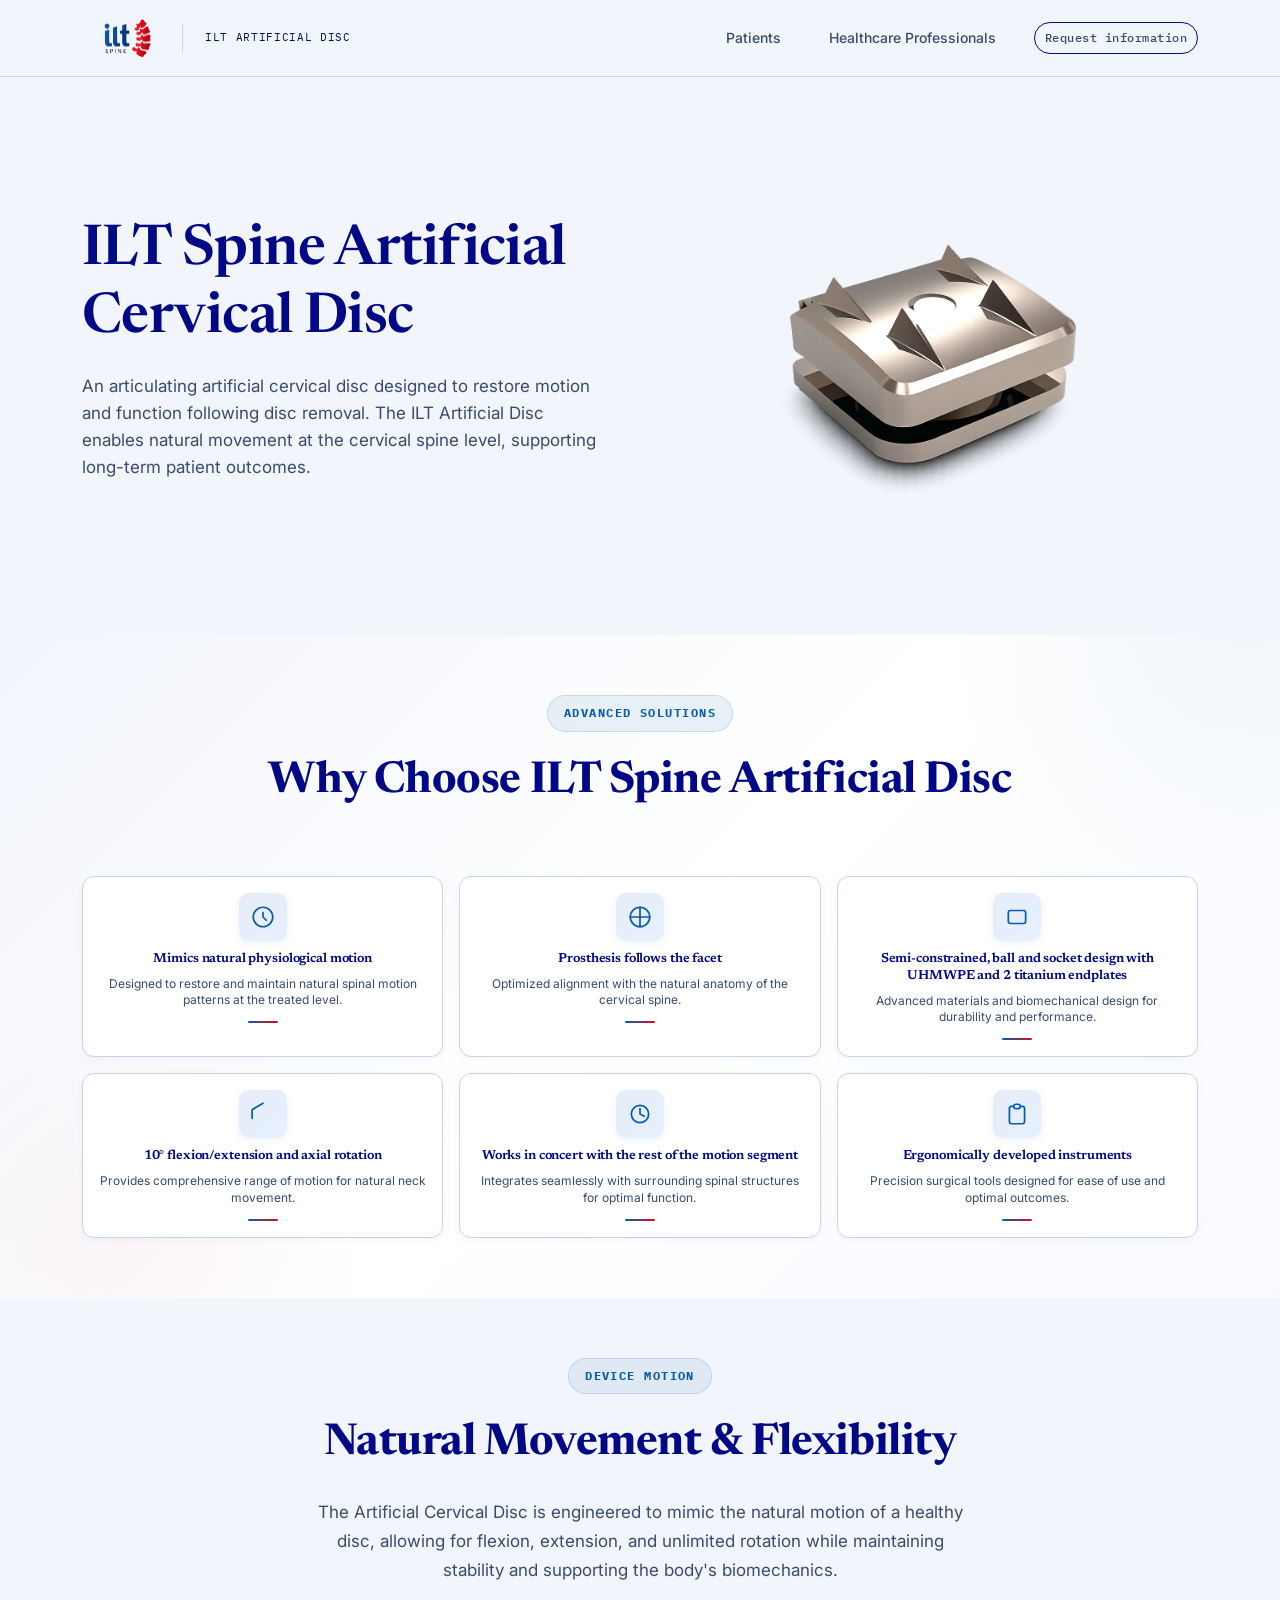
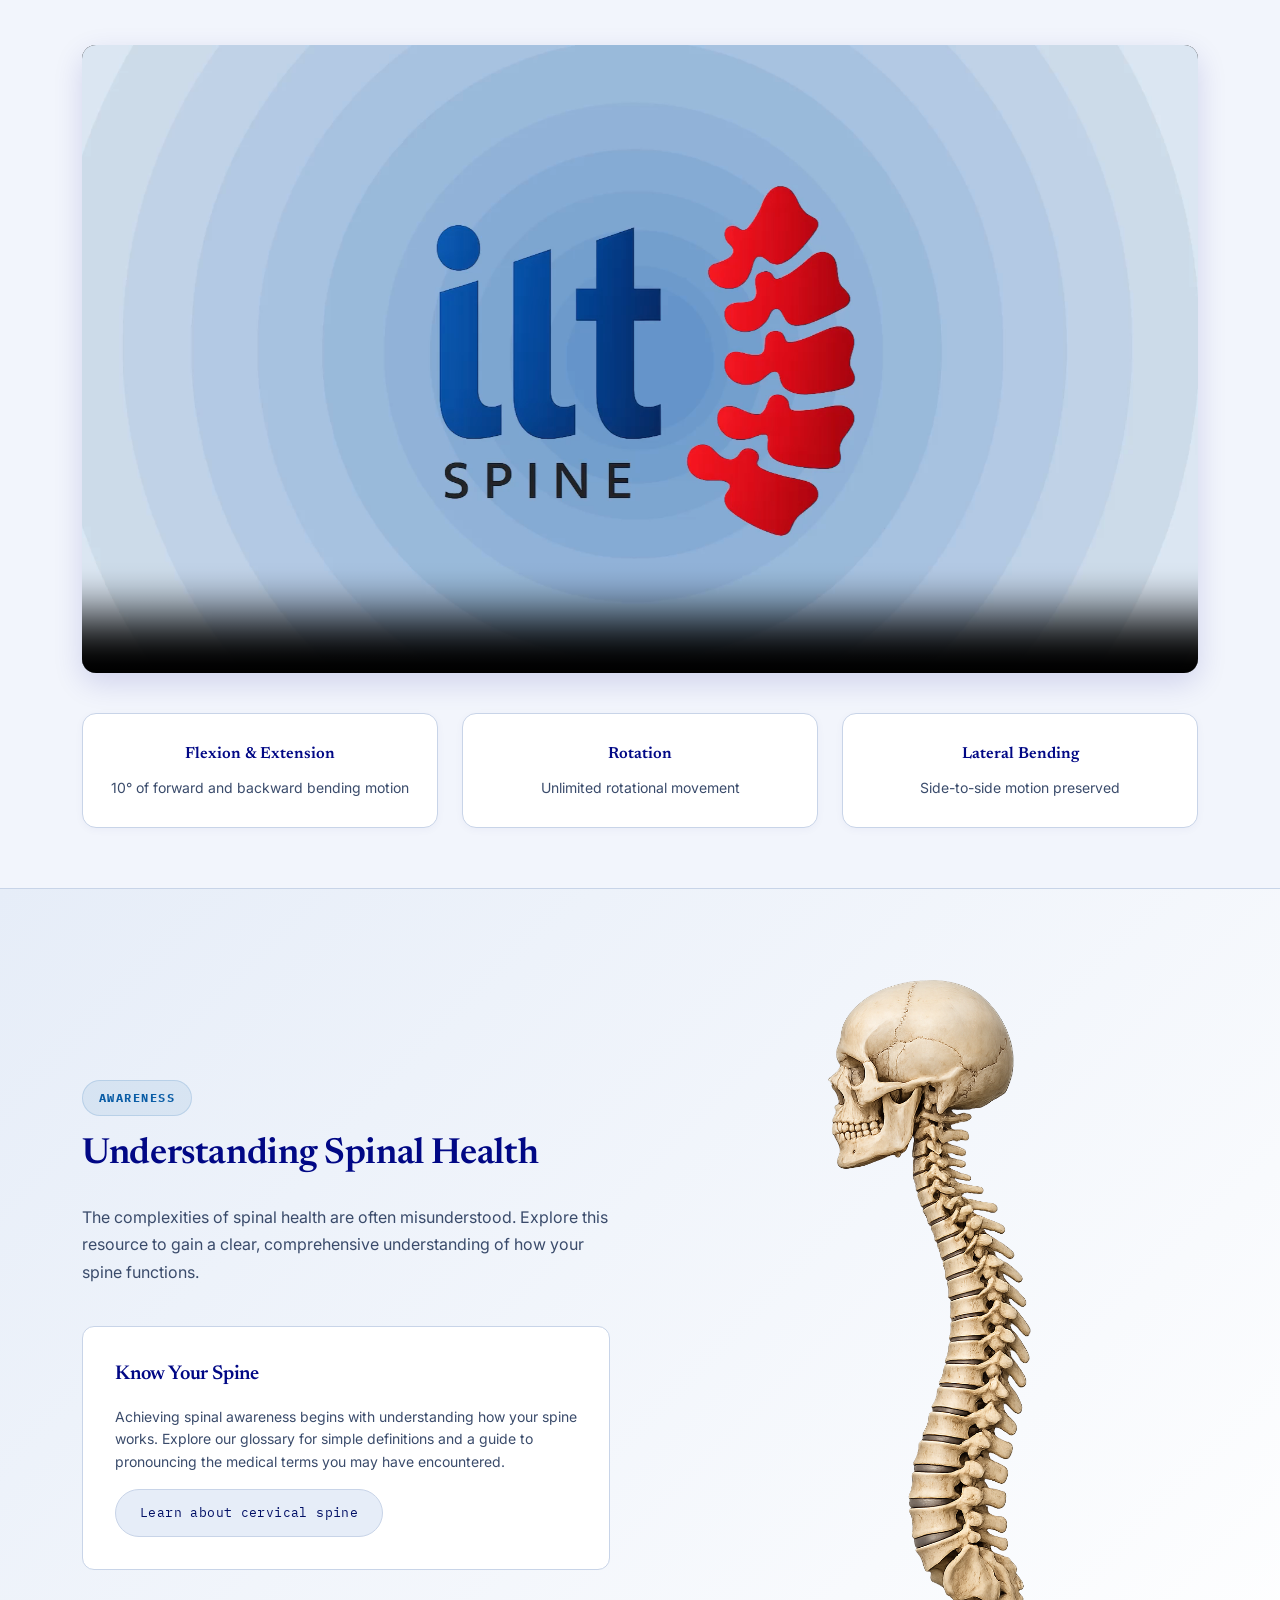
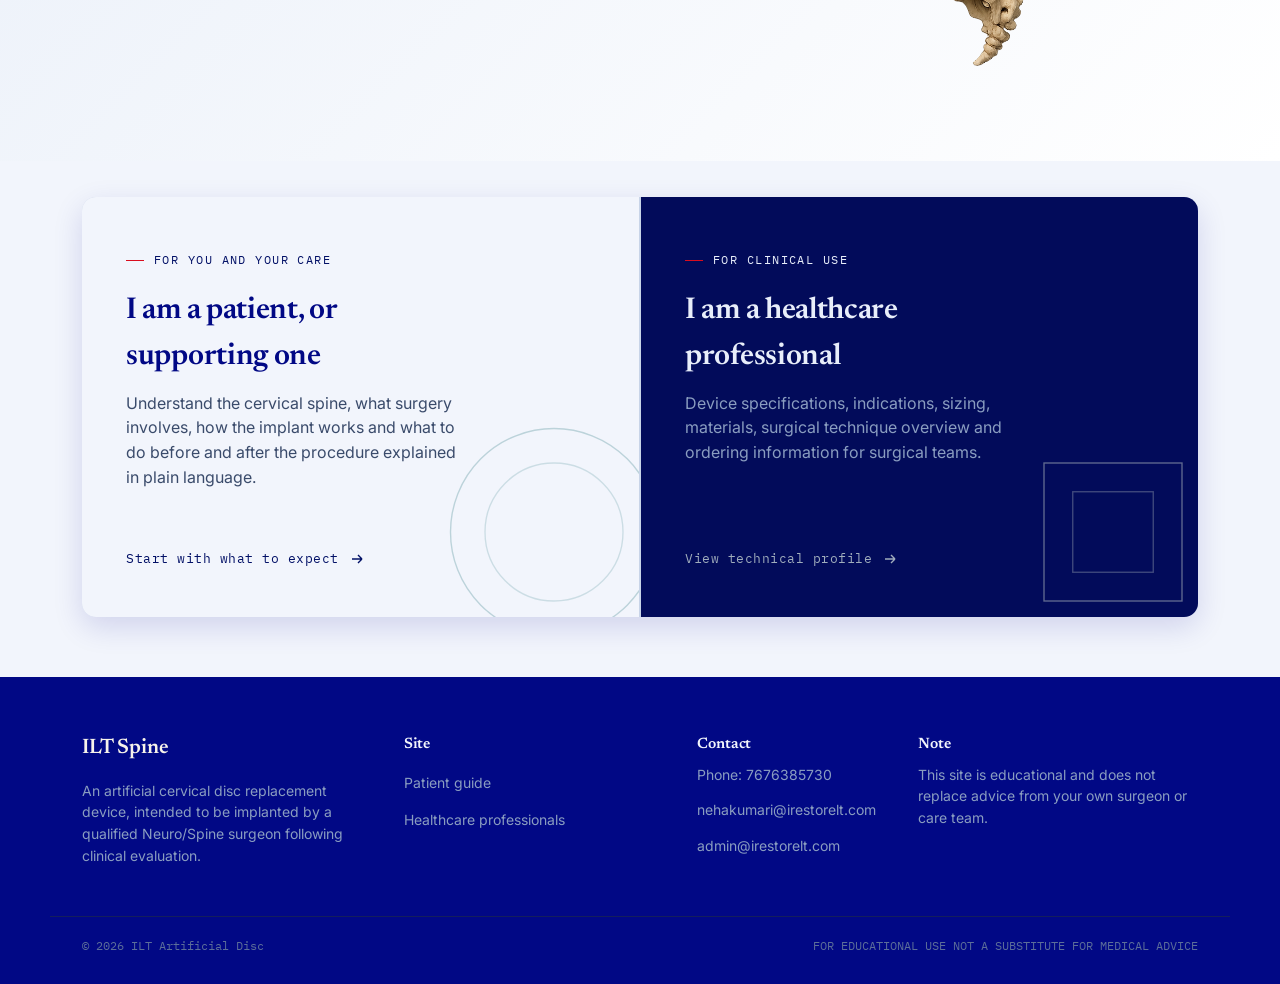
<file: index.html>
<!doctype html>
<html lang="en">

<head>
  <meta charset="UTF-8" />
  <meta name="viewport" content="width=device-width, initial-scale=1.0" />
  <title>ILT Spine Cervical Disc Replacement Cage</title>
  <link rel="stylesheet" href="styles.css" />

  <link rel="icon" type="image/x-icon" href="./assets/favicon.ico" />
  <link rel="icon" type="image/png" sizes="32x32" href="./assets/images/Ilt_logo.png" />
</head>

<body>
  <header class="topbar">
    <div class="topbar-inner">
      <a href="index.html" class="brand">
        <img src="assets/images/Ilt_logo.png" alt="ILT Spine" class="brand-mark" />
        <div class="brand-divider"></div>
        <!-- <span class="brand-name">ILT Spine</span> -->
        <span class="brand-tag"> ILT ARTIFICIAL DISC</span>
      </a>
      <nav class="top-links">
        <div class="nav-item">
          <a href="patient.html">Patients</a>
          <div class="nav-dropdown nav-dropdown--patient">
            <div class="nav-dropdown-header">
              <span class="nav-dropdown-title">Patient Guide</span>
            </div>
            <ul>
              <li><a href="patient.html#causes"><span class="icon">→</span> Common causes of neck pain</a></li>
              <li><a href="patient.html#anatomy"><span class="icon">→</span> Cervical spine anatomy</a></li>
              <li><a href="patient.html#consider-surgery"><span class="icon">→</span> When to consider surgery</a></li>
              <li><a href="patient.html#procedures"><span class="icon">→</span> Procedures explained</a></li>
              <li><a href="patient.html#surgical-risks"><span class="icon">→</span> Understanding surgical risks</a>
              </li>
              <li><a href="patient.html#preparation"><span class="icon">→</span> Preparing for surgery</a></li>
              <li><a href="patient.html#implant"><span class="icon">→</span> The implant & correction</a></li>
              <li><a href="patient.html#recovery"><span class="icon">→</span> Post-surgery recovery</a></li>
              <li><a href="patient.html#faq"><span class="icon">→</span> Common questions</a></li>
            </ul>
          </div>
        </div>
        <div class="nav-item">
          <a href="professional.html">Healthcare Professionals</a>
          <div class="nav-dropdown nav-dropdown--pro">
            <div class="nav-dropdown-header">
              <span class="nav-dropdown-title">Professional Resources</span>
            </div>
            <ul>
              <li><a href="professional.html#indications"><span class="icon">→</span> Indications & patient
                  selection</a></li>
              <li><a href="professional.html#specs"><span class="icon">→</span> Device specifications</a></li>
              <li><a href="professional.html#features"><span class="icon">→</span> Features</a></li>
              <li><a href="professional.html#sizing"><span class="icon">→</span> Sizing</a></li>
              <li><a href="professional.html#technique"><span class="icon">→</span> Surgical technique</a></li>
              <li><a href="professional.html#contact"><span class="icon">→</span> Ordering & contact</a></li>
            </ul>
          </div>
        </div>
        <a href="professional.html#contact" class="pill-link">Request information</a>
      </nav>
      <button class="menu-toggle" aria-label="Open menu" aria-expanded="false">
        <svg width="18" height="14" viewBox="0 0 18 14" fill="none">
          <path d="M0 1H18M0 7H18M0 13H18" stroke="#030A8C" stroke-width="1.6" />
        </svg>
      </button>
    </div>
  </header>

  <main>
    <section class="home-hero">
      <div class="wrap hero-content">
        <div class="hero-text">
          <h1>ILT Spine Artificial Cervical Disc</h1>
          <p class="lede">
            An articulating artificial cervical disc designed to restore motion and function following disc removal. The
            ILT Artificial Disc enables natural movement at the cervical spine level, supporting long-term patient
            outcomes.
          </p>
        </div>
        <div class="hero-image">
          <img src="assets/images/Cage_bg_removed.png" alt="ILT Artificial Cervical Disc" />
        </div>
      </div>
    </section>

    <section class="product-solutions-section">
      <div class="wrap">
        <div class="section-header">
          <span class="section-eyebrow">Advanced Solutions</span>
          <h2>Why Choose ILT Spine Artificial Disc</h2>
        </div>

        <div class="solutions-layout">
          <!-- Features Column -->
          <div class="solutions-column">
            <div class="features-grid">
              <div class="feature-card">
                <div class="feature-icon">
                  <svg viewBox="0 0 24 24" fill="none" width="40" height="40">
                    <circle cx="12" cy="12" r="9" stroke="currentColor" stroke-width="1.6" />
                    <path d="M12 8V12L15 15" stroke="currentColor" stroke-width="1.6" stroke-linecap="round" />
                  </svg>
                </div>
                <h4>Mimics natural physiological motion</h4>
                <p>Designed to restore and maintain natural spinal motion patterns at the treated level.</p>
                <div class="feature-accent"></div>
              </div>
              <div class="feature-card">
                <div class="feature-icon">
                  <svg viewBox="0 0 24 24" fill="none" width="40" height="40">
                    <path d="M3 12h18M12 3v18" stroke="currentColor" stroke-width="1.6" stroke-linecap="round" />
                    <circle cx="12" cy="12" r="9" stroke="currentColor" stroke-width="1.6" />
                  </svg>
                </div>
                <h4>Prosthesis follows the facet</h4>
                <p>Optimized alignment with the natural anatomy of the cervical spine.</p>
                <div class="feature-accent"></div>
              </div>
              <div class="feature-card">
                <div class="feature-icon">
                  <svg viewBox="0 0 24 24" fill="none" width="40" height="40">
                    <rect x="4" y="6" width="16" height="12" rx="2" stroke="currentColor" stroke-width="1.6" />
                    <path d="M8 h8M8 14h8" stroke="currentColor" stroke-width="1.6" stroke-linecap="round" />
                  </svg>
                </div>
                <h4>Semi-constrained, ball and socket design with UHMWPE and 2 titanium endplates</h4>
                <p>Advanced materials and biomechanical design for durability and performance.</p>
                <div class="feature-accent"></div>
              </div>
              <div class="feature-card">
                <div class="feature-icon">
                  <svg viewBox="0 0 24 24" fill="none" width="40" height="40">
                    <path d="M12 2L2 8v8c0 8  12 10 12s10-4 10-12V8l-10-6z" stroke="currentColor" stroke-width="1.6"
                      stroke-linecap="round" stroke-linejoin="round" />
                  </svg>
                </div>
                <h4>10° flexion/extension and axial rotation</h4>
                <p>Provides comprehensive range of motion for natural neck movement.</p>
                <div class="feature-accent"></div>
              </div>
              <div class="feature-card">
                <div class="feature-icon">
                  <svg viewBox="0 0 24 24" fill="none" width="40" height="40">
                    <circle cx="12" cy="12" r="8" stroke="currentColor" stroke-width="1.6" />
                    <path d="M12 7v5l4 2" stroke="currentColor" stroke-width="1.6" stroke-linecap="round"
                      stroke-linejoin="round" />
                  </svg>
                </div>
                <h4>Works in concert with the rest of the motion segment</h4>
                <p>Integrates seamlessly with surrounding spinal structures for optimal function.</p>
                <div class="feature-accent"></div>
              </div>
              <div class="feature-card">
                <div class="feature-icon">
                  <svg viewBox="0 0 24 24" fill="none" width="40" height="40">
                    <path
                      d="M9 5H7a2 2 0 00-2 2v12a2 2 0 002 2h10a2 2 0 002-2V7a2 2 0 00-2-2h-2M9 5a2 2 0 002 2h2a2 2 0 002-2M9 5a2 2 0 012-2h2a2 2 0 012 2"
                      stroke="currentColor" stroke-width="1.6" stroke-linecap="round" stroke-linejoin="round" />
                  </svg>
                </div>
                <h4>Ergonomically developed instruments</h4>
                <p>Precision surgical tools designed for ease of use and optimal outcomes.</p>
                <div class="feature-accent"></div>
              </div>
            </div>
          </div>
        </div>
      </div>
    </section>

    <section class="video-section">
      <div class="wrap">
        <div class="section-header">
          <span class="section-eyebrow">Device Motion</span>
          <h2>Natural Movement & Flexibility</h2>
          <p class="section-subtitle">The Artificial Cervical Disc is engineered to mimic the natural motion of a
            healthy disc, allowing for flexion, extension, and unlimited rotation while maintaining stability and
            supporting the body's biomechanics.</p>
        </div>
        <div class="video-container">
          <video id="motionVideo" width="100%" height="auto" controls
            poster="assets/images/ILT_Animation_thumbnail.png">
            <source src="assets/Video/ILT_Animation_no_water.mp4" type="video/mp4">
            Your browser does not support the video tag.
          </video>
        </div>
        <div class="video-features">
          <div class="feature-item">
            <span class="feature-label">Flexion & Extension</span>
            <p>10° of forward and backward bending motion</p>
          </div>
          <div class="feature-item">
            <span class="feature-label">Rotation</span>
            <p>Unlimited rotational movement</p>
          </div>
          <div class="feature-item">
            <span class="feature-label">Lateral Bending</span>
            <p>Side-to-side motion preserved</p>
          </div>
        </div>
      </div>
    </section>

    <section class="awareness-section">
      <div class="wrap">
        <div class="awareness-container">
          <div class="awareness-content">
            <span class="section-eyebrow">Awareness</span>
            <h2>Understanding Spinal Health</h2>
            <p>The complexities of spinal health are often misunderstood. Explore this resource to gain a clear,
              comprehensive understanding of how your spine functions.</p>

            <div class="know-your-spine">
              <h3>Know Your Spine</h3>
              <p>Achieving spinal awareness begins with understanding how your spine works. Explore our glossary for
                simple definitions and a guide to pronouncing the medical terms you may have encountered.</p>
              <a href="patient.html#anatomy" class="btn btn-secondary"
                style="margin-top: 16px; display: inline-block;">Learn about cervical spine</a>
            </div>
          </div>
          <div class="awareness-visual">
            <img src="assets/images/Full_spine.png" alt="Full spine diagram" />
          </div>
        </div>
      </div>
    </section>

    <div class="wrap">
      <div class="chooser">
        <div class="choice-card patient">
          <a href="patient.html" class="choice-card-link">
            <span class="eyebrow">For you and your care</span>
            <h2>I am a patient, or supporting one</h2>
            <p>
              Understand the cervical spine, what surgery involves, how the
              implant works and what to do before and after the procedure
              explained in plain language.
            </p>
            <span class="choice-cta">Start with what to expect
              <svg viewBox="0 0 16 16" fill="none">
                <path d="M3 8H13M13 8L9 4M13 8L9 12" stroke="currentColor" stroke-width="1.4" />
              </svg>
            </span>
            <svg class="choice-figure" viewBox="0 0 200 200" fill="none">
              <circle cx="100" cy="100" r="90" stroke="#1C6E76" stroke-width="1.2" opacity="0.5" />
              <circle cx="100" cy="100" r="60" stroke="#1C6E76" stroke-width="1.2" opacity="0.35" />
            </svg>
          </a>
        </div>

        <div class="choice-card pro">
          <a href="professional.html" class="choice-card-link">
            <span class="eyebrow">For clinical use</span>
            <h2>I am a healthcare professional</h2>
            <p>
              Device specifications, indications, sizing, materials, surgical
              technique overview and ordering information for surgical teams.
            </p>
            <span class="choice-cta">View technical profile
              <svg viewBox="0 0 16 16" fill="none">
                <path d="M3 8H13M13 8L9 4M13 8L9 12" stroke="currentColor" stroke-width="1.4" />
              </svg>
            </span>
            <svg class="choice-figure" viewBox="0 0 200 200" fill="none">
              <rect x="40" y="40" width="120" height="120" stroke="#AEB9BD" stroke-width="1.2" opacity="0.6" />
              <rect x="65" y="65" width="70" height="70" stroke="#AEB9BD" stroke-width="1.2" opacity="0.4" />
            </svg>
          </a>
        </div>
      </div>
    </div>

    <!--<section class="home-strip wrap">
        <div class="strip-grid">
          <div class="strip-item reveal">
            <span class="num">01</span>
            <h4>Plain-language patient guide</h4>
            <p>
              Pre-surgery precautions, anatomy, the procedure, and how the
              implant restores motion — in the order you'll actually need it.
            </p>
          </div>
          <div class="strip-item reveal">
            <span class="num">02</span>
            <h4>Animated implant mechanics</h4>
            <p>
              See how disc height and the natural curve of the neck are
              restored, before and after, in a simple interactive diagram.
            </p>
          </div>
          <div class="strip-item reveal">
            <span class="num">03</span>
            <h4>Clinical reference for teams</h4>
            <p>
              Specifications, sizing, indications and technique notes for
              surgeons, theatre staff and referring physicians.
            </p>
          </div>
        </div>
      </section>-->
  </main>

  <footer>
    <div class="wrap">
      <div class="foot-col">
        <a href="index.html" class="brand" style="margin-bottom: 14px; display: inline-flex">
          <span class="brand-name" style="color: #f7f3ea">ILT Spine</span>
        </a>
        <p style="max-width: 280px">
          An artificial cervical disc replacement device, intended to be
          implanted by a qualified Neuro/Spine surgeon following clinical
          evaluation.
        </p>
      </div>
      <div class="foot-col">
        <h4>Site</h4>
        <div class="footer-nav-item">
          <a href="patient.html">Patient guide</a>
          <div class="footer-nav-dropdown">
            <div class="footer-nav-dropdown-header">
              <span class="footer-nav-dropdown-title">Patient Guide</span>
            </div>
            <ul>
              <li><a href="patient.html#causes"><span class="icon">→</span> Common causes of neck pain</a></li>
              <li><a href="patient.html#anatomy"><span class="icon">→</span> Cervical spine anatomy</a></li>
              <li><a href="patient.html#consider-surgery"><span class="icon">→</span> When to consider surgery</a></li>
              <li><a href="patient.html#procedures"><span class="icon">→</span> Procedures explained</a></li>
              <li><a href="patient.html#surgical-risks"><span class="icon">→</span> Understanding surgical risks</a>
              </li>
              <li><a href="patient.html#preparation"><span class="icon">→</span> Preparing for surgery</a></li>
              <li><a href="patient.html#implant"><span class="icon">→</span> The implant & correction</a></li>
              <li><a href="patient.html#recovery"><span class="icon">→</span> Post-surgery recovery</a></li>
              <li><a href="patient.html#faq"><span class="icon">→</span> Common questions</a></li>
            </ul>
          </div>
        </div>
        <div class="footer-nav-item">
          <a href="professional.html">Healthcare professionals</a>
          <div class="footer-nav-dropdown">
            <div class="footer-nav-dropdown-header">
              <span class="footer-nav-dropdown-title">Professional Resources</span>
            </div>
            <ul>
              <li><a href="professional.html#indications"><span class="icon">→</span> Indications & patient
                  selection</a></li>
              <li><a href="professional.html#specs"><span class="icon">→</span> Device specifications</a></li>
              <li><a href="professional.html#features"><span class="icon">→</span> Features</a></li>
              <li><a href="professional.html#design"><span class="icon">→</span> Design & Motion</a></li>
              <li><a href="professional.html#sizing"><span class="icon">→</span> Sizing</a></li>
              <li><a href="professional.html#technique"><span class="icon">→</span> Surgical technique</a></li>
              <li><a href="professional.html#contact"><span class="icon">→</span> Ordering & contact</a></li>
            </ul>
          </div>
        </div>
      </div>
      <div class="foot-col">
        <h4>Contact</h4>
        <p><a href="tel:7676385730">Phone: 7676385730</a></p>
        <p><a href="mailto:nehakumari@irestorelt.com">nehakumari@irestorelt.com</a></p>
        <p><a href="mailto:admin@irestorelt.com">admin@irestorelt.com</a></p>
      </div>
      <div class="foot-col">
        <h4>Note</h4>
        <p style="max-width: 280px">
          This site is educational and does not replace advice from your own
          surgeon or care team.
        </p>
      </div>
    </div>
    <div class="foot-bottom">
      <span>© 2026 ILT Artificial Disc</span>
      <span>FOR EDUCATIONAL USE NOT A SUBSTITUTE FOR MEDICAL ADVICE</span>
    </div>
  </footer>

  <script src="script.js"></script>
</body>

</html>
</file>
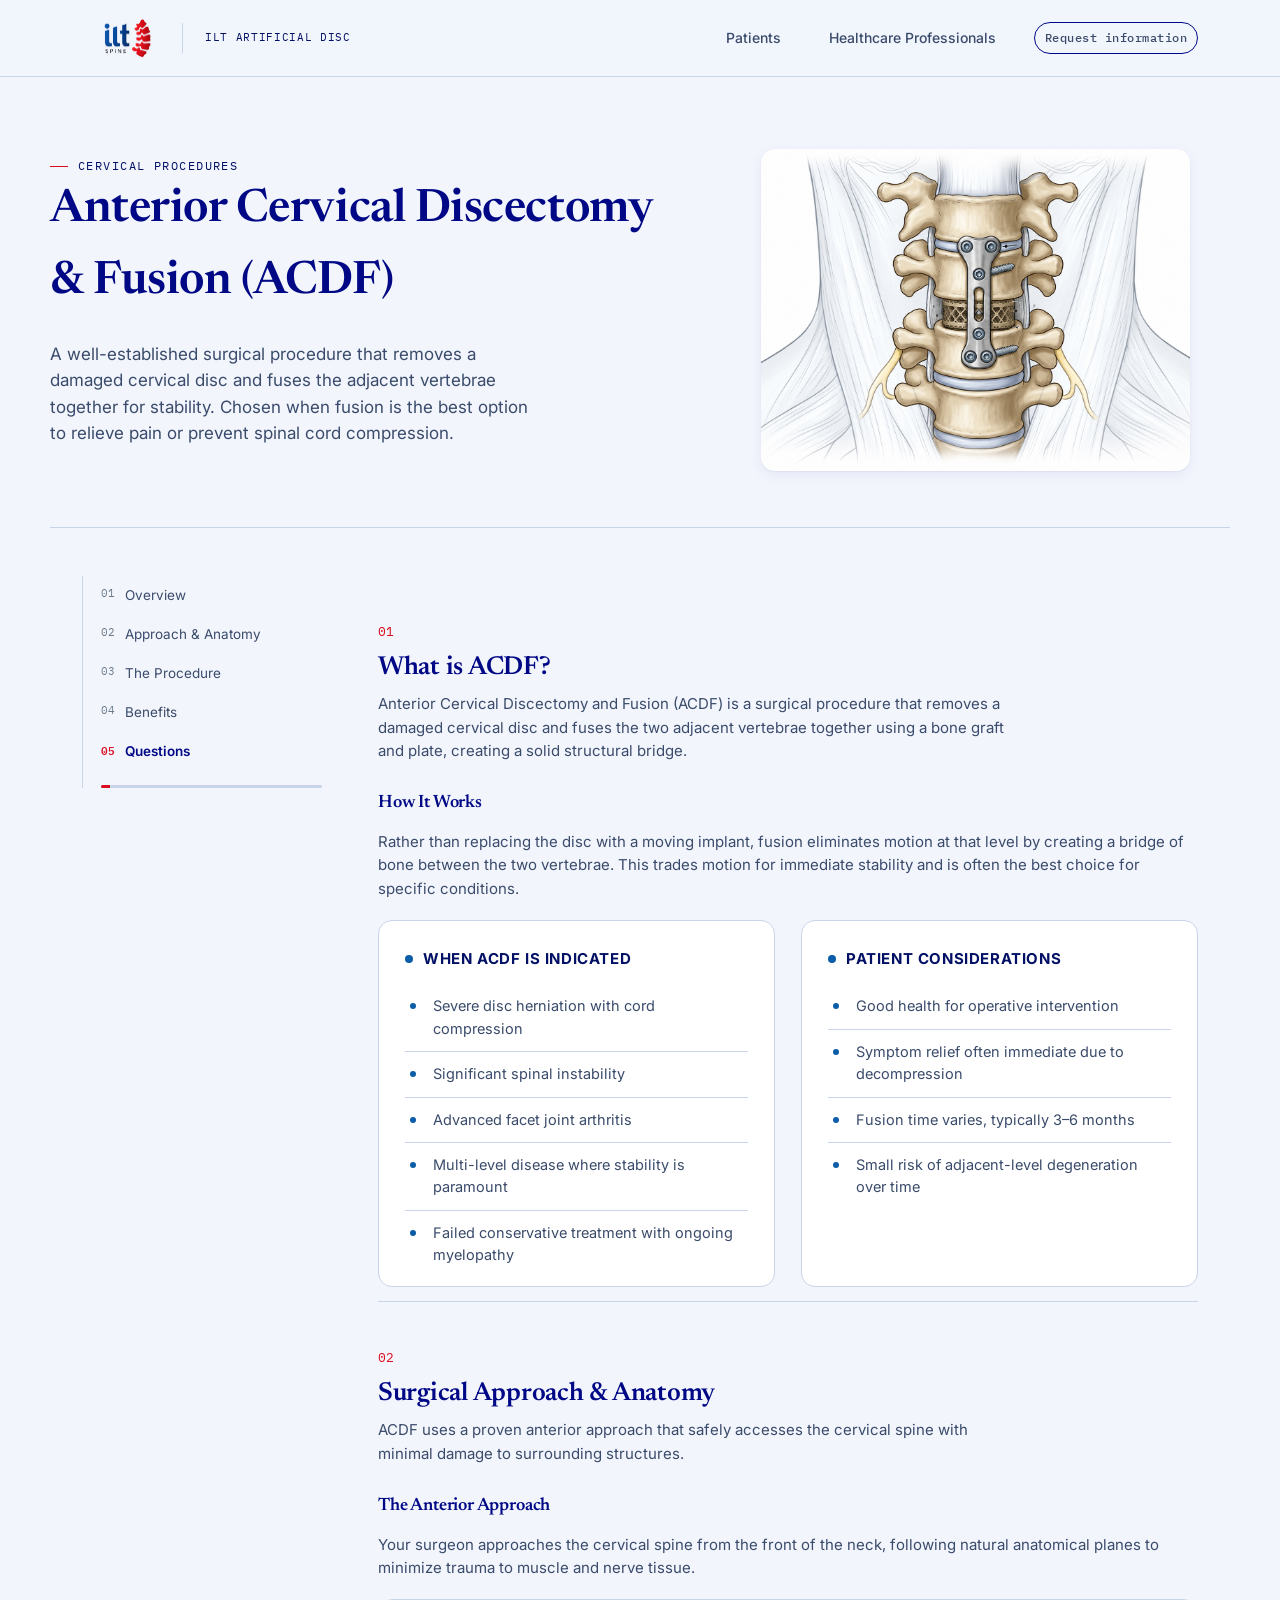
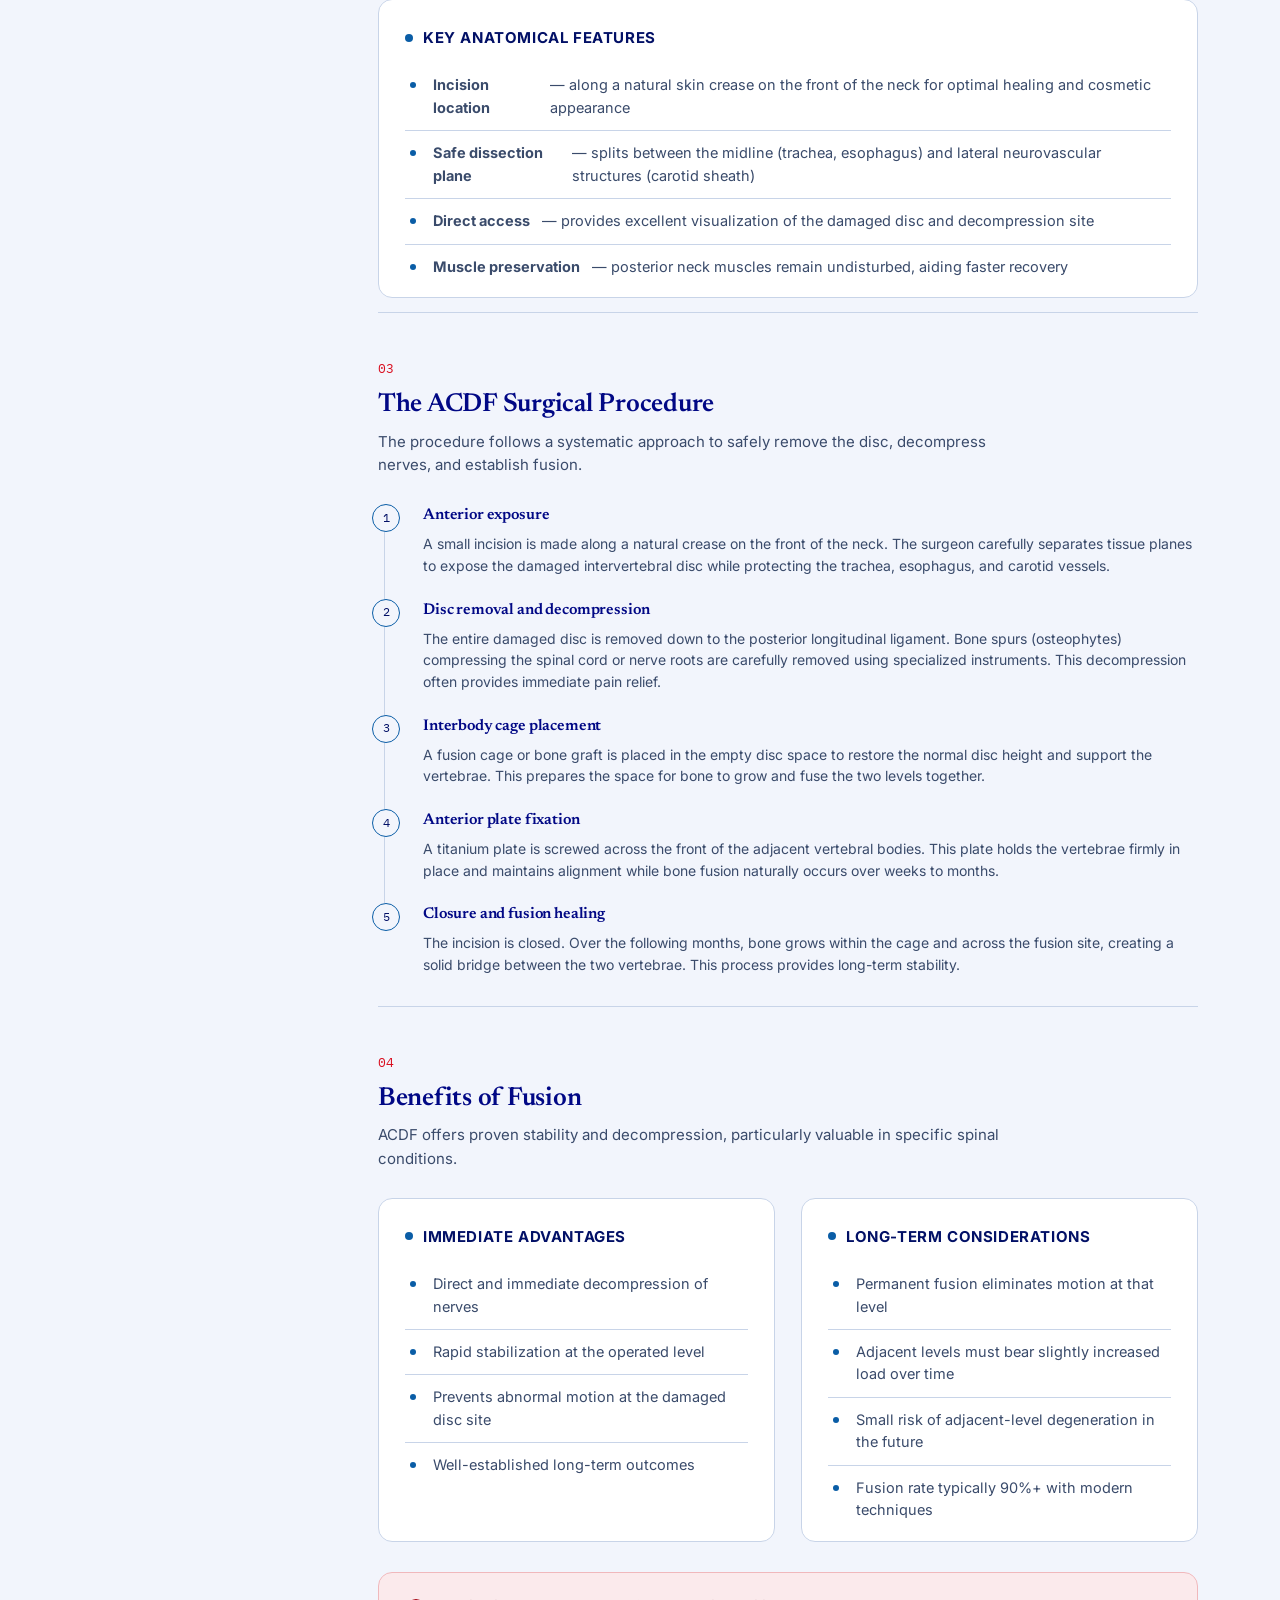
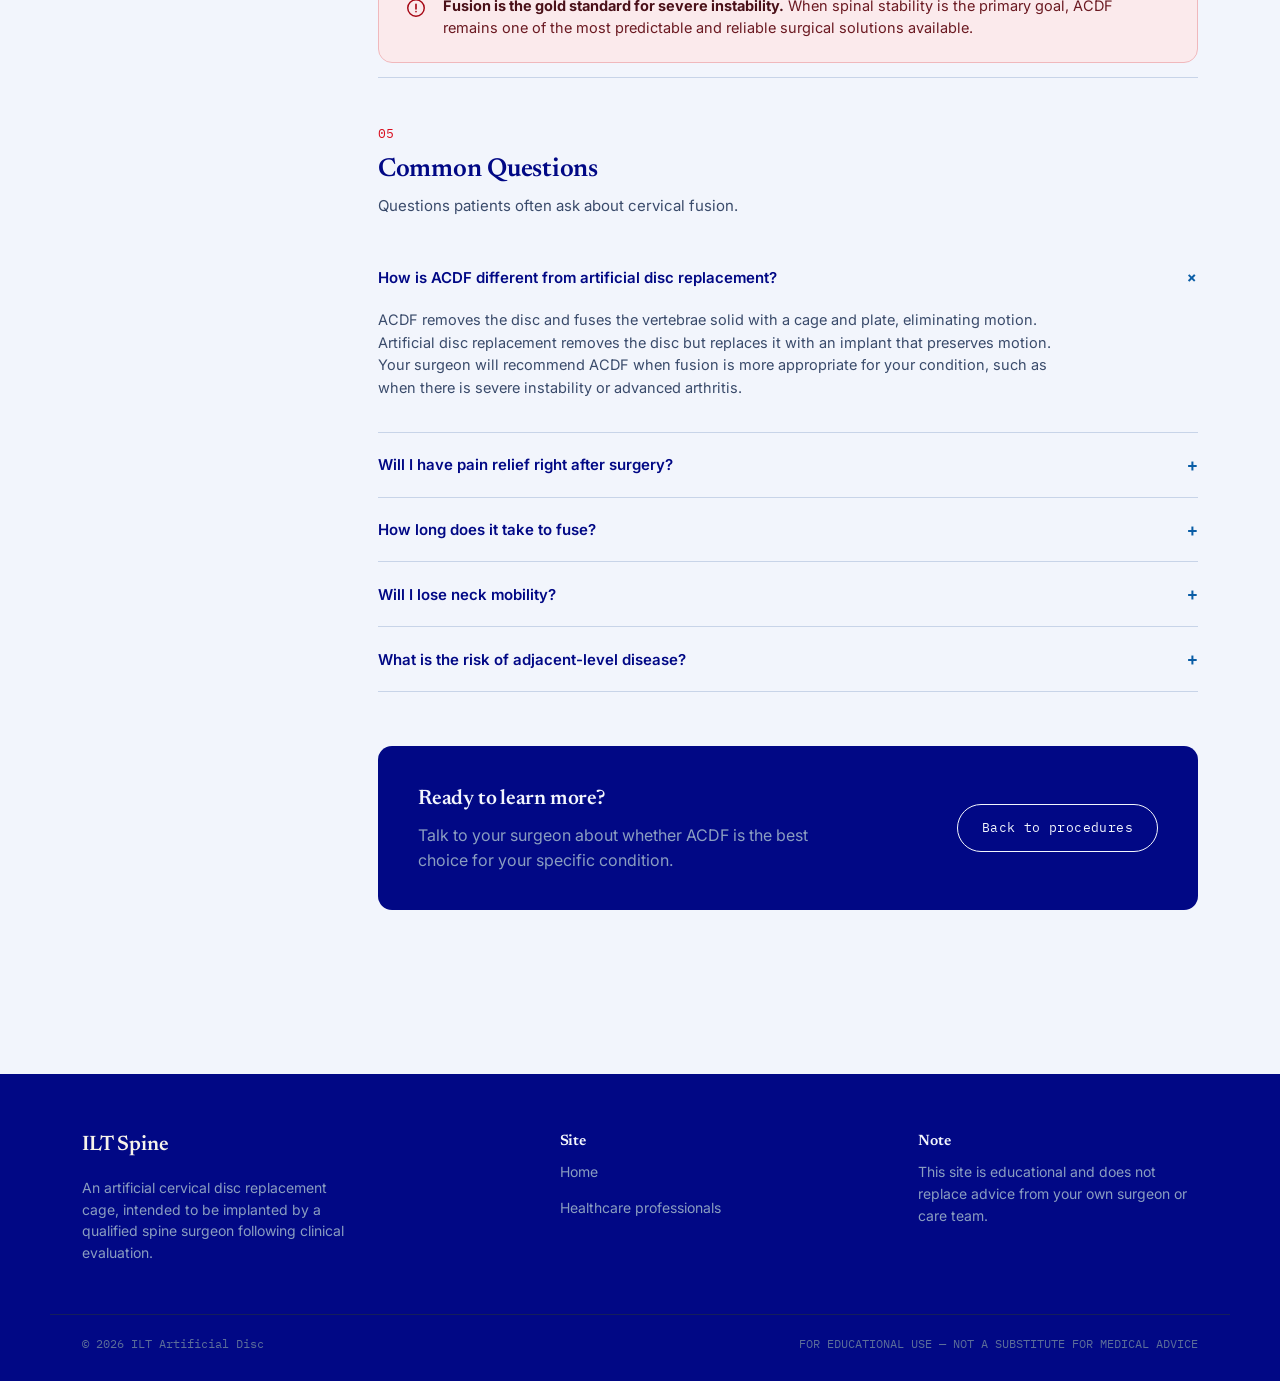
<file: anterior-cervical-discectomy-fusion.html>
<!DOCTYPE html>
<html lang="en">

<head>
  <meta charset="UTF-8">
  <meta name="viewport" content="width=device-width, initial-scale=1.0">
  <title>Anterior Cervical Discectomy & Fusion (ACDF) — ILT Spine</title>
  <link rel="stylesheet" href="styles.css">
</head>

<body>

  <header class="topbar">
    <div class="topbar-inner">
      <a href="index.html" class="brand">
        <img src="assets/images/Ilt_logo.png" alt="ILT Spine" class="brand-mark" />
        <div class="brand-divider"></div>
        <span class="brand-tag">ILT ARTIFICIAL DISC</span>
      </a>
      <nav class="top-links">
        <div class="nav-item">
          <a href="patient.html">Patients</a>
          <div class="nav-dropdown nav-dropdown--patient">
            <div class="nav-dropdown-header">
              <span class="nav-dropdown-title">Patient Guide</span>
            </div>
            <ul>
              <li><a href="patient.html#causes"><span class="icon">→</span> Common causes of neck pain</a></li>
              <li><a href="patient.html#anatomy"><span class="icon">→</span> Cervical spine anatomy</a></li>
              <li><a href="patient.html#consider-surgery"><span class="icon">→</span> When to consider surgery</a></li>
              <li><a href="patient.html#procedures"><span class="icon">→</span> Procedures explained</a></li>
              <li><a href="patient.html#surgical-risks"><span class="icon">→</span> Understanding surgical risks</a></li>
              <li><a href="patient.html#preparation"><span class="icon">→</span> Preparing for surgery</a></li>
              <li><a href="patient.html#implant"><span class="icon">→</span> The implant & correction</a></li>
              <li><a href="patient.html#recovery"><span class="icon">→</span> Post-surgery recovery</a></li>
              <li><a href="patient.html#faq"><span class="icon">→</span> Common questions</a></li>
            </ul>
          </div>
        </div>
        <div class="nav-item">
          <a href="professional.html">Healthcare Professionals</a>
          <div class="nav-dropdown nav-dropdown--pro">
            <div class="nav-dropdown-header">
              <span class="nav-dropdown-title">Professional Resources</span>
            </div>
            <ul>
              <li><a href="professional.html#indications"><span class="icon">→</span> Indications & patient selection</a></li>
              <li><a href="professional.html#specs"><span class="icon">→</span> Device specifications</a></li>
              <li><a href="professional.html#features"><span class="icon">→</span> Features</a></li>
              <li><a href="professional.html#sizing"><span class="icon">→</span> Sizing</a></li>
              <li><a href="professional.html#technique"><span class="icon">→</span> Surgical technique</a></li>
              <li><a href="professional.html#contact"><span class="icon">→</span> Ordering & contact</a></li>
            </ul>
          </div>
        </div>
        <a href="professional.html#contact" class="pill-link">Request information</a>
      </nav>
      <button class="menu-toggle" aria-label="Open menu" aria-expanded="false">
        <svg width="18" height="14" viewBox="0 0 18 14" fill="none">
          <path d="M0 1H18M0 7H18M0 13H18" stroke="#030A8C" stroke-width="1.6" />
        </svg>
      </button>
    </div>
  </header>

  <main>
    <section class="page-hero wrap">
      <div class="grid">
        <div>
          <span class="eyebrow">Cervical Procedures</span>
          <h1>Anterior Cervical Discectomy & Fusion (ACDF)</h1>
          <p class="lede">A well-established surgical procedure that removes a damaged cervical disc and fuses the adjacent vertebrae together for stability. Chosen when fusion is the best option to relieve pain or prevent spinal cord compression.</p>
        </div>
        <figure class="hero-img">
          <img src="assets/images/ACDF_image.png"
            alt="Cervical spine lateral view showing ACDF approach">
        </figure>
      </div>
    </section>

    <div class="layout">
      <aside class="chapter-nav">
        <a href="#overview"><span class="cn">01</span> Overview</a>
        <a href="#anatomy"><span class="cn">02</span> Approach & Anatomy</a>
        <a href="#procedure"><span class="cn">03</span> The Procedure</a>
        <a href="#benefits"><span class="cn">04</span> Benefits</a>
        <a href="#faq"><span class="cn">05</span> Questions</a>
        <div class="progress-track">
          <div class="progress-fill"></div>
        </div>
      </aside>

      <div class="chapters">

        <!-- 01 OVERVIEW -->
        <section class="chapter" id="overview">
          <div class="chapter-head"><span class="cnum">01</span></div>
          <h2>What is ACDF?</h2>
          <p class="sub">Anterior Cervical Discectomy and Fusion (ACDF) is a surgical procedure that removes a damaged cervical disc and fuses the two adjacent vertebrae together using a bone graft and plate, creating a solid structural bridge.</p>

          <div class="reveal" style="margin-top: 28px;">
            <h3 style="font-size: 18px; margin-bottom: 12px;">How It Works</h3>
            <p style="color: var(--slate); font-size: 15px; margin-bottom: 14px;">Rather than replacing the disc with a moving implant, fusion eliminates motion at that level by creating a bridge of bone between the two vertebrae. This trades motion for immediate stability and is often the best choice for specific conditions.</p>

            <div class="precaution-cols reveal" style="margin-top: 20px;">
              <div class="precaution-block">
                <h3><span class="dot"></span> When ACDF is Indicated</h3>
                <ul class="check-list">
                  <li><svg viewBox="0 0 16 16" fill="none">
                      <circle cx="8" cy="8" r="3" fill="currentColor" />
                    </svg> Severe disc herniation with cord compression</li>
                  <li><svg viewBox="0 0 16 16" fill="none">
                      <circle cx="8" cy="8" r="3" fill="currentColor" />
                    </svg> Significant spinal instability</li>
                  <li><svg viewBox="0 0 16 16" fill="none">
                      <circle cx="8" cy="8" r="3" fill="currentColor" />
                    </svg> Advanced facet joint arthritis</li>
                  <li><svg viewBox="0 0 16 16" fill="none">
                      <circle cx="8" cy="8" r="3" fill="currentColor" />
                    </svg> Multi-level disease where stability is paramount</li>
                  <li><svg viewBox="0 0 16 16" fill="none">
                      <circle cx="8" cy="8" r="3" fill="currentColor" />
                    </svg> Failed conservative treatment with ongoing myelopathy</li>
                </ul>
              </div>
              <div class="precaution-block">
                <h3><span class="dot"></span> Patient Considerations</h3>
                <ul class="check-list">
                  <li><svg viewBox="0 0 16 16" fill="none">
                      <circle cx="8" cy="8" r="3" fill="currentColor" />
                    </svg> Good health for operative intervention</li>
                  <li><svg viewBox="0 0 16 16" fill="none">
                      <circle cx="8" cy="8" r="3" fill="currentColor" />
                    </svg> Symptom relief often immediate due to decompression</li>
                  <li><svg viewBox="0 0 16 16" fill="none">
                      <circle cx="8" cy="8" r="3" fill="currentColor" />
                    </svg> Fusion time varies, typically 3–6 months</li>
                  <li><svg viewBox="0 0 16 16" fill="none">
                      <circle cx="8" cy="8" r="3" fill="currentColor" />
                    </svg> Small risk of adjacent-level degeneration over time</li>
                </ul>
              </div>
            </div>
          </div>
        </section>

        <!-- 02 ANATOMY -->
        <section class="chapter" id="anatomy">
          <div class="chapter-head"><span class="cnum">02</span></div>
          <h2>Surgical Approach & Anatomy</h2>
          <p class="sub">ACDF uses a proven anterior approach that safely accesses the cervical spine with minimal damage to surrounding structures.</p>

          <div class="reveal" style="margin-top: 28px;">
            <h3 style="font-size: 18px; margin-bottom: 12px;">The Anterior Approach</h3>
            <p style="color: var(--slate); font-size: 15px; margin-bottom: 14px;">Your surgeon approaches the cervical spine from the front of the neck, following natural anatomical planes to minimize trauma to muscle and nerve tissue.</p>

            <div class="precaution-block" style="margin-top: 20px;">
              <h3><span class="dot"></span> Key Anatomical Features</h3>
              <ul class="check-list">
                <li><svg viewBox="0 0 16 16" fill="none">
                    <circle cx="8" cy="8" r="3" fill="currentColor" />
                  </svg><strong>Incision location</strong> — along a natural skin crease on the front of the neck for optimal healing and cosmetic appearance</li>
                <li><svg viewBox="0 0 16 16" fill="none">
                    <circle cx="8" cy="8" r="3" fill="currentColor" />
                  </svg><strong>Safe dissection plane</strong> — splits between the midline (trachea, esophagus) and lateral neurovascular structures (carotid sheath)</li>
                <li><svg viewBox="0 0 16 16" fill="none">
                    <circle cx="8" cy="8" r="3" fill="currentColor" />
                  </svg><strong>Direct access</strong> — provides excellent visualization of the damaged disc and decompression site</li>
                <li><svg viewBox="0 0 16 16" fill="none">
                    <circle cx="8" cy="8" r="3" fill="currentColor" />
                  </svg><strong>Muscle preservation</strong> — posterior neck muscles remain undisturbed, aiding faster recovery</li>
              </ul>
            </div>
          </div>
        </section>

        <!-- 03 PROCEDURE -->
        <section class="chapter" id="procedure">
          <div class="chapter-head"><span class="cnum">03</span></div>
          <h2>The ACDF Surgical Procedure</h2>
          <p class="sub">The procedure follows a systematic approach to safely remove the disc, decompress nerves, and establish fusion.</p>

          <div class="reveal" style="margin-top: 28px;">
            <ol class="step-list">
              <li class="step">
                <h4>Anterior exposure</h4>
                <p>A small incision is made along a natural crease on the front of the neck. The surgeon carefully separates tissue planes to expose the damaged intervertebral disc while protecting the trachea, esophagus, and carotid vessels.</p>
              </li>
              <li class="step">
                <h4>Disc removal and decompression</h4>
                <p>The entire damaged disc is removed down to the posterior longitudinal ligament. Bone spurs (osteophytes) compressing the spinal cord or nerve roots are carefully removed using specialized instruments. This decompression often provides immediate pain relief.</p>
              </li>
              <li class="step">
                <h4>Interbody cage placement</h4>
                <p>A fusion cage or bone graft is placed in the empty disc space to restore the normal disc height and support the vertebrae. This prepares the space for bone to grow and fuse the two levels together.</p>
              </li>
              <li class="step">
                <h4>Anterior plate fixation</h4>
                <p>A titanium plate is screwed across the front of the adjacent vertebral bodies. This plate holds the vertebrae firmly in place and maintains alignment while bone fusion naturally occurs over weeks to months.</p>
              </li>
              <li class="step">
                <h4>Closure and fusion healing</h4>
                <p>The incision is closed. Over the following months, bone grows within the cage and across the fusion site, creating a solid bridge between the two vertebrae. This process provides long-term stability.</p>
              </li>
            </ol>
          </div>
        </section>

        <!-- 04 BENEFITS -->
        <section class="chapter" id="benefits">
          <div class="chapter-head"><span class="cnum">04</span></div>
          <h2>Benefits of Fusion</h2>
          <p class="sub">ACDF offers proven stability and decompression, particularly valuable in specific spinal conditions.</p>

          <div class="precaution-cols reveal" style="margin-top: 28px;">
            <div class="precaution-block">
              <h3><span class="dot"></span> Immediate Advantages</h3>
              <ul class="check-list">
                <li><svg viewBox="0 0 16 16" fill="none">
                    <circle cx="8" cy="8" r="3" fill="currentColor" />
                  </svg> Direct and immediate decompression of nerves</li>
                <li><svg viewBox="0 0 16 16" fill="none">
                    <circle cx="8" cy="8" r="3" fill="currentColor" />
                  </svg> Rapid stabilization at the operated level</li>
                <li><svg viewBox="0 0 16 16" fill="none">
                    <circle cx="8" cy="8" r="3" fill="currentColor" />
                  </svg> Prevents abnormal motion at the damaged disc site</li>
                <li><svg viewBox="0 0 16 16" fill="none">
                    <circle cx="8" cy="8" r="3" fill="currentColor" />
                  </svg> Well-established long-term outcomes</li>
              </ul>
            </div>
            <div class="precaution-block">
              <h3><span class="dot"></span> Long-term Considerations</h3>
              <ul class="check-list">
                <li><svg viewBox="0 0 16 16" fill="none">
                    <circle cx="8" cy="8" r="3" fill="currentColor" />
                  </svg> Permanent fusion eliminates motion at that level</li>
                <li><svg viewBox="0 0 16 16" fill="none">
                    <circle cx="8" cy="8" r="3" fill="currentColor" />
                  </svg> Adjacent levels must bear slightly increased load over time</li>
                <li><svg viewBox="0 0 16 16" fill="none">
                    <circle cx="8" cy="8" r="3" fill="currentColor" />
                  </svg> Small risk of adjacent-level degeneration in the future</li>
                <li><svg viewBox="0 0 16 16" fill="none">
                    <circle cx="8" cy="8" r="3" fill="currentColor" />
                  </svg> Fusion rate typically 90%+ with modern techniques</li>
              </ul>
            </div>
          </div>

          <div class="callout reveal" style="margin-top: 30px;">
            <svg viewBox="0 0 24 24" fill="none">
              <circle cx="12" cy="12" r="9" stroke="currentColor" stroke-width="1.6" />
              <path d="M12 8V13M12 16H12.01" stroke="currentColor" stroke-width="1.8" stroke-linecap="round" />
            </svg>
            <p><strong>Fusion is the gold standard for severe instability.</strong> When spinal stability is the primary goal, ACDF remains one of the most predictable and reliable surgical solutions available.</p>
          </div>
        </section>

        <!-- 05 FAQ -->
        <section class="chapter" id="faq">
          <div class="chapter-head"><span class="cnum">05</span></div>
          <h2>Common Questions</h2>
          <p class="sub">Questions patients often ask about cervical fusion.</p>

          <div class="faq reveal">
            <details class="faq-item" open>
              <summary>How is ACDF different from artificial disc replacement?<span class="plus">+</span></summary>
              <p>ACDF removes the disc and fuses the vertebrae solid with a cage and plate, eliminating motion. Artificial disc replacement removes the disc but replaces it with an implant that preserves motion. Your surgeon will recommend ACDF when fusion is more appropriate for your condition, such as when there is severe instability or advanced arthritis.</p>
            </details>
            <details class="faq-item">
              <summary>Will I have pain relief right after surgery?<span class="plus">+</span></summary>
              <p>Many patients experience significant pain relief immediately after the decompression portion of the surgery. However, full benefit including complete symptom resolution may take weeks to months as inflammation subsides and the fusion strengthens.</p>
            </details>
            <details class="faq-item">
              <summary>How long does it take to fuse?<span class="plus">+</span></summary>
              <p>Fusion typically occurs over 3–6 months. A cervical collar is worn for 6–12 weeks to protect the fusion site. Your surgeon will use X-rays or CT scans at follow-up visits to confirm bone growth and fusion progress.</p>
            </details>
            <details class="faq-item">
              <summary>Will I lose neck mobility?<span class="plus">+</span></summary>
              <p>The fused level will have no motion. However, the other cervical levels and the thoracic spine can compensate, and most patients retain functional neck movement. Your physiotherapist will help maximize motion in the remaining segments.</p>
            </details>
            <details class="faq-item">
              <summary>What is the risk of adjacent-level disease?<span class="plus">+</span></summary>
              <p>Over 10–20 years, there is a small risk that discs adjacent to the fused level may develop problems. This is partly due to increased stress at those levels, though not all patients experience this. Regular follow-up helps monitor for any changes.</p>
            </details>
          </div>

          <div class="end-cta reveal">
            <div>
              <h3>Ready to learn more?</h3>
              <p>Talk to your surgeon about whether ACDF is the best choice for your specific condition.</p>
            </div>
            <a href="patient.html#procedures" class="btn btn-outline">Back to procedures</a>
          </div>
        </section>

      </div>
    </div>
  </main>

  <footer>
    <div class="wrap">
      <div class="foot-col">
        <a href="index.html" class="brand" style="margin-bottom:14px;display:inline-flex;">
          <span class="brand-name" style="color:#F7F3EA;">ILT Spine</span>
        </a>
        <p style="max-width:280px;">An artificial cervical disc replacement cage, intended to be implanted by a qualified spine surgeon following clinical evaluation.</p>
      </div>
      <div class="foot-col">
        <h4>Site</h4>
        <p><a href="index.html">Home</a></p>
        <p><a href="professional.html">Healthcare professionals</a></p>
      </div>
      <div class="foot-col">
        <h4>Note</h4>
        <p style="max-width:280px;">This site is educational and does not replace advice from your own surgeon or care team.</p>
      </div>
    </div>
    <div class="foot-bottom">
      <span>© 2026 ILT Artificial Disc</span>
      <span>FOR EDUCATIONAL USE — NOT A SUBSTITUTE FOR MEDICAL ADVICE</span>
    </div>
  </footer>

  <script src="script.js"></script>
</body>

</html>
</file>
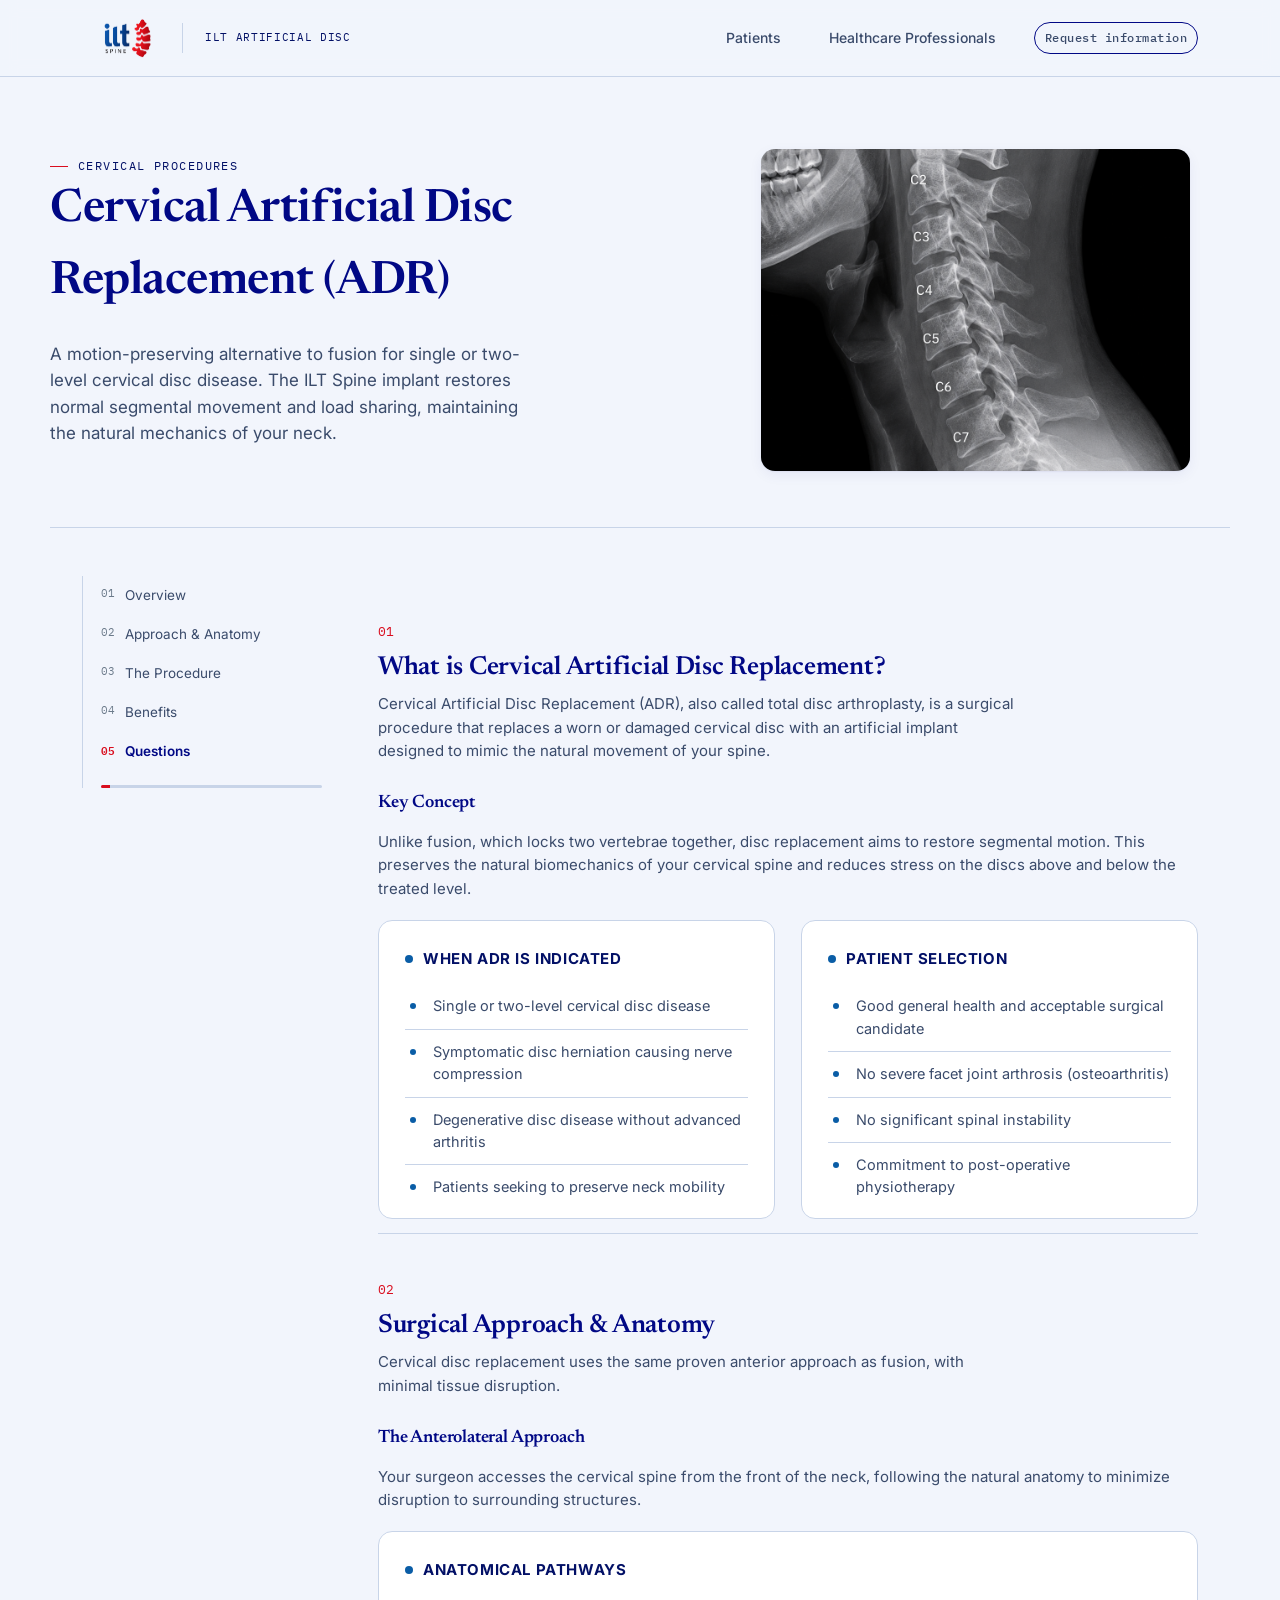
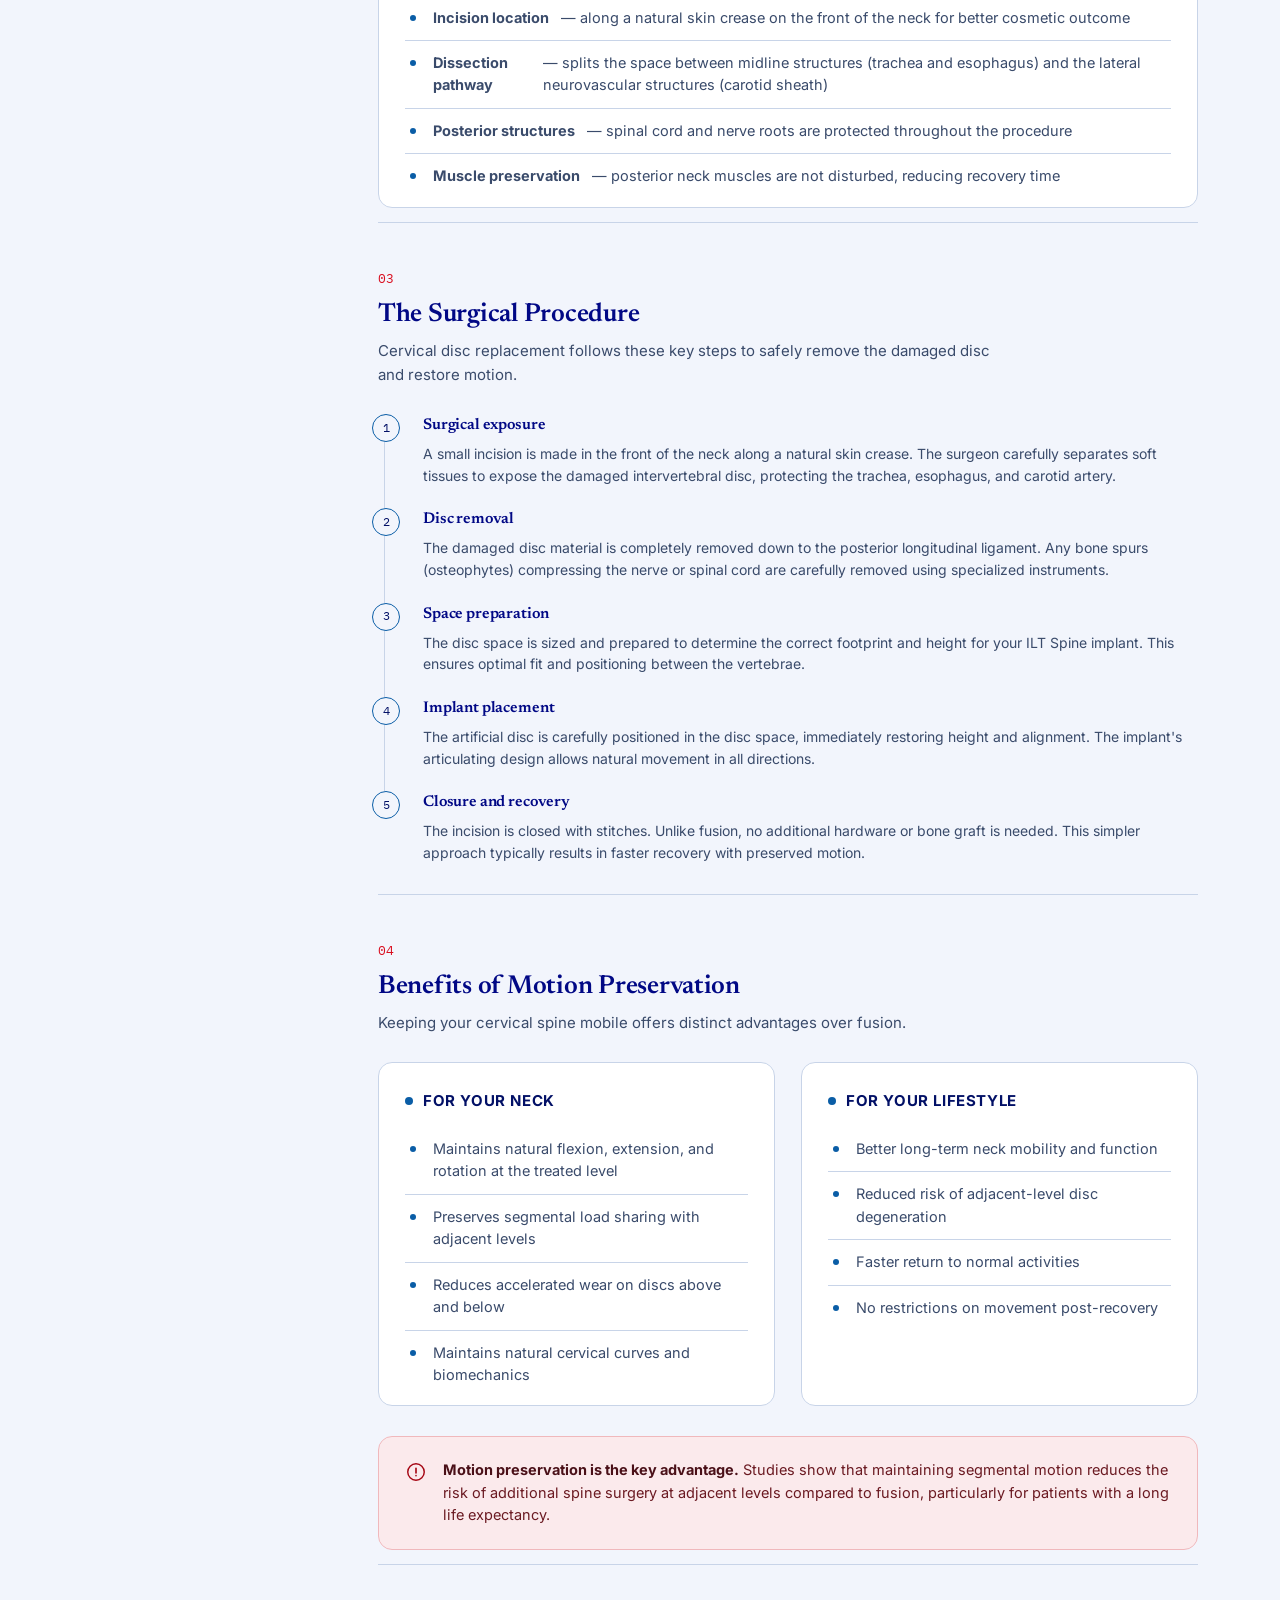
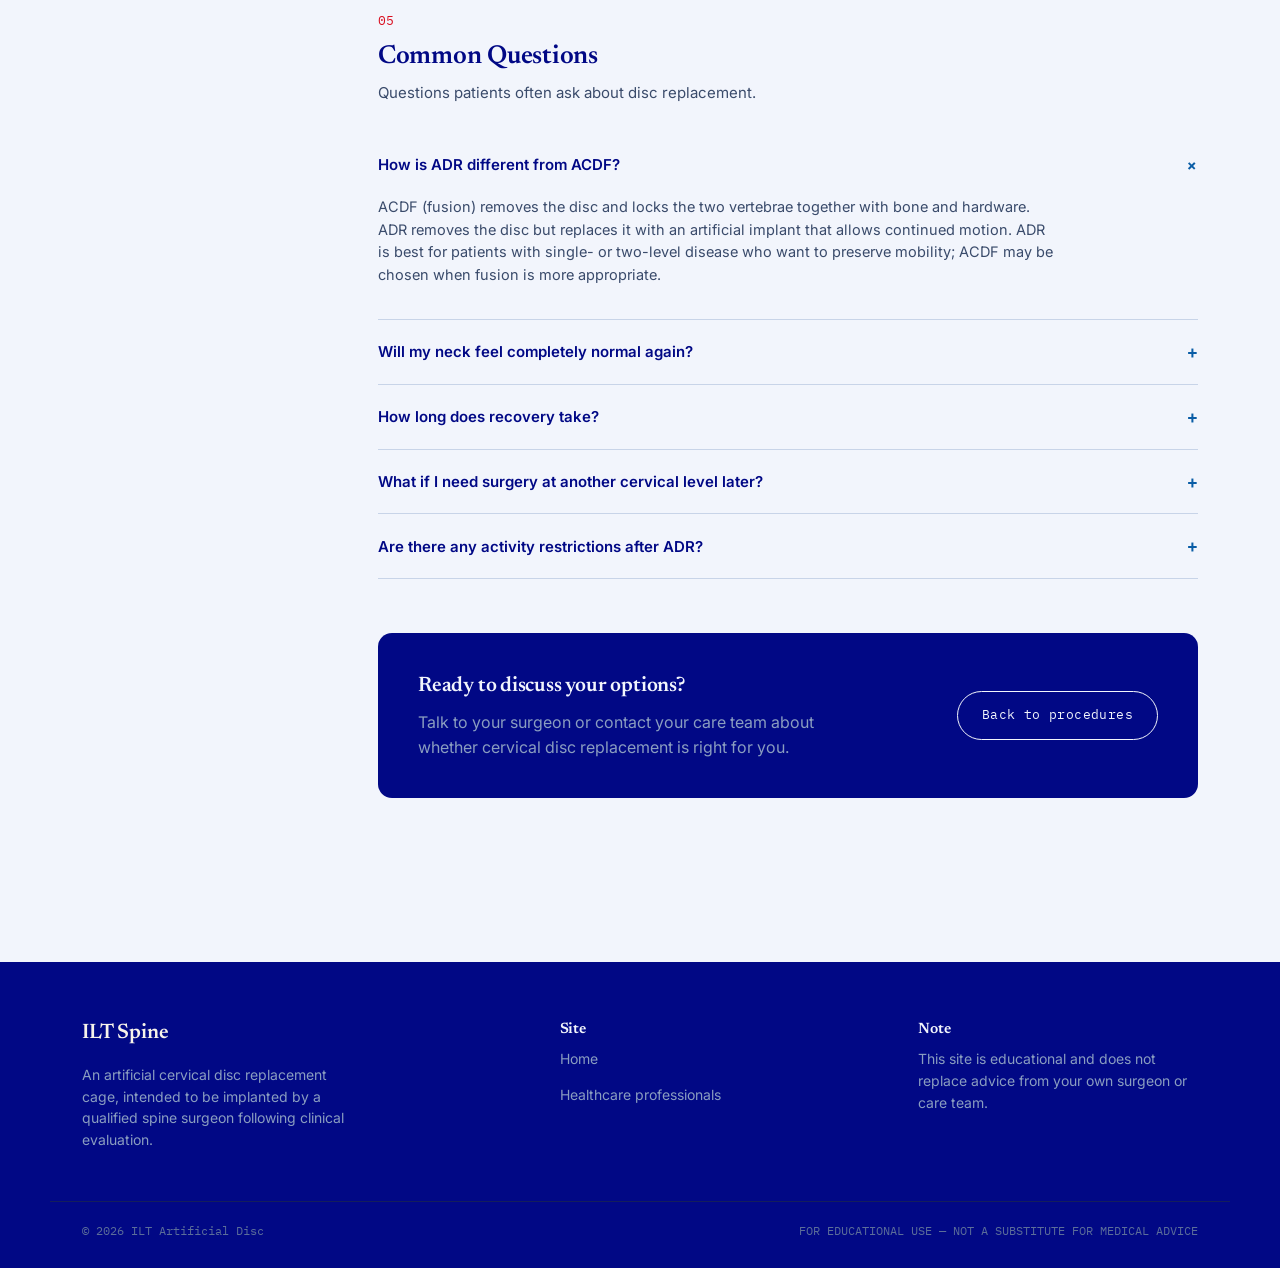
<file: cervical-disc-replacement.html>
<!DOCTYPE html>
<html lang="en">

<head>
  <meta charset="UTF-8">
  <meta name="viewport" content="width=device-width, initial-scale=1.0">
  <title>Cervical Disc Replacement (ADR) — ILT Spine</title>
  <link rel="stylesheet" href="styles.css">
</head>

<body>

  <header class="topbar">
    <div class="topbar-inner">
      <a href="index.html" class="brand">
        <img src="assets/images/Ilt_logo.png" alt="ILT Spine" class="brand-mark" />
        <div class="brand-divider"></div>
        <span class="brand-tag">ILT ARTIFICIAL DISC</span>
      </a>
      <nav class="top-links">
        <div class="nav-item">
          <a href="patient.html">Patients</a>
          <div class="nav-dropdown nav-dropdown--patient">
            <div class="nav-dropdown-header">
              <span class="nav-dropdown-title">Patient Guide</span>
            </div>
            <ul>
              <li><a href="patient.html#causes"><span class="icon">→</span> Common causes of neck pain</a></li>
              <li><a href="patient.html#anatomy"><span class="icon">→</span> Cervical spine anatomy</a></li>
              <li><a href="patient.html#consider-surgery"><span class="icon">→</span> When to consider surgery</a></li>
              <li><a href="patient.html#procedures"><span class="icon">→</span> Procedures explained</a></li>
              <li><a href="patient.html#surgical-risks"><span class="icon">→</span> Understanding surgical risks</a></li>
              <li><a href="patient.html#preparation"><span class="icon">→</span> Preparing for surgery</a></li>
              <li><a href="patient.html#implant"><span class="icon">→</span> The implant & correction</a></li>
              <li><a href="patient.html#recovery"><span class="icon">→</span> Post-surgery recovery</a></li>
              <li><a href="patient.html#faq"><span class="icon">→</span> Common questions</a></li>
            </ul>
          </div>
        </div>
        <div class="nav-item">
          <a href="professional.html">Healthcare Professionals</a>
          <div class="nav-dropdown nav-dropdown--pro">
            <div class="nav-dropdown-header">
              <span class="nav-dropdown-title">Professional Resources</span>
            </div>
            <ul>
              <li><a href="professional.html#indications"><span class="icon">→</span> Indications & patient selection</a></li>
              <li><a href="professional.html#specs"><span class="icon">→</span> Device specifications</a></li>
              <li><a href="professional.html#features"><span class="icon">→</span> Features</a></li>
              <li><a href="professional.html#sizing"><span class="icon">→</span> Sizing</a></li>
              <li><a href="professional.html#technique"><span class="icon">→</span> Surgical technique</a></li>
              <li><a href="professional.html#contact"><span class="icon">→</span> Ordering & contact</a></li>
            </ul>
          </div>
        </div>
        <a href="professional.html#contact" class="pill-link">Request information</a>
      </nav>
      <button class="menu-toggle" aria-label="Open menu" aria-expanded="false">
        <svg width="18" height="14" viewBox="0 0 18 14" fill="none">
          <path d="M0 1H18M0 7H18M0 13H18" stroke="#030A8C" stroke-width="1.6" />
        </svg>
      </button>
    </div>
  </header>

  <main>
    <section class="page-hero wrap">
      <div class="grid">
        <div>
          <span class="eyebrow">Cervical Procedures</span>
          <h1>Cervical Artificial Disc Replacement (ADR)</h1>
          <p class="lede">A motion-preserving alternative to fusion for single or two-level cervical disc disease. The ILT Spine implant restores normal segmental movement and load sharing, maintaining the natural mechanics of your neck.</p>
        </div>
        <figure class="hero-img">
          <img src="assets/images/Cervical_xray.png"
            alt="Cervical spine lateral view with artificial disc replacement">
        </figure>
      </div>
    </section>

    <div class="layout">
      <aside class="chapter-nav">
        <a href="#overview"><span class="cn">01</span> Overview</a>
        <a href="#anatomy"><span class="cn">02</span> Approach & Anatomy</a>
        <a href="#procedure"><span class="cn">03</span> The Procedure</a>
        <a href="#benefits"><span class="cn">04</span> Benefits</a>
        <a href="#faq"><span class="cn">05</span> Questions</a>
        <div class="progress-track">
          <div class="progress-fill"></div>
        </div>
      </aside>

      <div class="chapters">

        <!-- 01 OVERVIEW -->
        <section class="chapter" id="overview">
          <div class="chapter-head"><span class="cnum">01</span></div>
          <h2>What is Cervical Artificial Disc Replacement?</h2>
          <p class="sub">Cervical Artificial Disc Replacement (ADR), also called total disc arthroplasty, is a surgical procedure that replaces a worn or damaged cervical disc with an artificial implant designed to mimic the natural movement of your spine.</p>

          <div class="reveal" style="margin-top: 28px;">
            <h3 style="font-size: 18px; margin-bottom: 12px;">Key Concept</h3>
            <p style="color: var(--slate); font-size: 15px; margin-bottom: 14px;">Unlike fusion, which locks two vertebrae together, disc replacement aims to restore segmental motion. This preserves the natural biomechanics of your cervical spine and reduces stress on the discs above and below the treated level.</p>

            <div class="precaution-cols reveal" style="margin-top: 20px;">
              <div class="precaution-block">
                <h3><span class="dot"></span> When ADR is Indicated</h3>
                <ul class="check-list">
                  <li><svg viewBox="0 0 16 16" fill="none">
                      <circle cx="8" cy="8" r="3" fill="currentColor" />
                    </svg> Single or two-level cervical disc disease</li>
                  <li><svg viewBox="0 0 16 16" fill="none">
                      <circle cx="8" cy="8" r="3" fill="currentColor" />
                    </svg> Symptomatic disc herniation causing nerve compression</li>
                  <li><svg viewBox="0 0 16 16" fill="none">
                      <circle cx="8" cy="8" r="3" fill="currentColor" />
                    </svg> Degenerative disc disease without advanced arthritis</li>
                  <li><svg viewBox="0 0 16 16" fill="none">
                      <circle cx="8" cy="8" r="3" fill="currentColor" />
                    </svg> Patients seeking to preserve neck mobility</li>
                </ul>
              </div>
              <div class="precaution-block">
                <h3><span class="dot"></span> Patient Selection</h3>
                <ul class="check-list">
                  <li><svg viewBox="0 0 16 16" fill="none">
                      <circle cx="8" cy="8" r="3" fill="currentColor" />
                    </svg> Good general health and acceptable surgical candidate</li>
                  <li><svg viewBox="0 0 16 16" fill="none">
                      <circle cx="8" cy="8" r="3" fill="currentColor" />
                    </svg> No severe facet joint arthrosis (osteoarthritis)</li>
                  <li><svg viewBox="0 0 16 16" fill="none">
                      <circle cx="8" cy="8" r="3" fill="currentColor" />
                    </svg> No significant spinal instability</li>
                  <li><svg viewBox="0 0 16 16" fill="none">
                      <circle cx="8" cy="8" r="3" fill="currentColor" />
                    </svg> Commitment to post-operative physiotherapy</li>
                </ul>
              </div>
            </div>
          </div>
        </section>

        <!-- 02 ANATOMY -->
        <section class="chapter" id="anatomy">
          <div class="chapter-head"><span class="cnum">02</span></div>
          <h2>Surgical Approach & Anatomy</h2>
          <p class="sub">Cervical disc replacement uses the same proven anterior approach as fusion, with minimal tissue disruption.</p>

          <div class="reveal" style="margin-top: 28px;">
            <h3 style="font-size: 18px; margin-bottom: 12px;">The Anterolateral Approach</h3>
            <p style="color: var(--slate); font-size: 15px; margin-bottom: 14px;">Your surgeon accesses the cervical spine from the front of the neck, following the natural anatomy to minimize disruption to surrounding structures.</p>

            <div class="precaution-block" style="margin-top: 20px;">
              <h3><span class="dot"></span> Anatomical Pathways</h3>
              <ul class="check-list">
                <li><svg viewBox="0 0 16 16" fill="none">
                    <circle cx="8" cy="8" r="3" fill="currentColor" />
                  </svg><strong>Incision location</strong> — along a natural skin crease on the front of the neck for better cosmetic outcome</li>
                <li><svg viewBox="0 0 16 16" fill="none">
                    <circle cx="8" cy="8" r="3" fill="currentColor" />
                  </svg><strong>Dissection pathway</strong> — splits the space between midline structures (trachea and esophagus) and the lateral neurovascular structures (carotid sheath)</li>
                <li><svg viewBox="0 0 16 16" fill="none">
                    <circle cx="8" cy="8" r="3" fill="currentColor" />
                  </svg><strong>Posterior structures</strong> — spinal cord and nerve roots are protected throughout the procedure</li>
                <li><svg viewBox="0 0 16 16" fill="none">
                    <circle cx="8" cy="8" r="3" fill="currentColor" />
                  </svg><strong>Muscle preservation</strong> — posterior neck muscles are not disturbed, reducing recovery time</li>
              </ul>
            </div>
          </div>
        </section>

        <!-- 03 PROCEDURE -->
        <section class="chapter" id="procedure">
          <div class="chapter-head"><span class="cnum">03</span></div>
          <h2>The Surgical Procedure</h2>
          <p class="sub">Cervical disc replacement follows these key steps to safely remove the damaged disc and restore motion.</p>

          <div class="reveal" style="margin-top: 28px;">
            <ol class="step-list">
              <li class="step">
                <h4>Surgical exposure</h4>
                <p>A small incision is made in the front of the neck along a natural skin crease. The surgeon carefully separates soft tissues to expose the damaged intervertebral disc, protecting the trachea, esophagus, and carotid artery.</p>
              </li>
              <li class="step">
                <h4>Disc removal</h4>
                <p>The damaged disc material is completely removed down to the posterior longitudinal ligament. Any bone spurs (osteophytes) compressing the nerve or spinal cord are carefully removed using specialized instruments.</p>
              </li>
              <li class="step">
                <h4>Space preparation</h4>
                <p>The disc space is sized and prepared to determine the correct footprint and height for your ILT Spine implant. This ensures optimal fit and positioning between the vertebrae.</p>
              </li>
              <li class="step">
                <h4>Implant placement</h4>
                <p>The artificial disc is carefully positioned in the disc space, immediately restoring height and alignment. The implant's articulating design allows natural movement in all directions.</p>
              </li>
              <li class="step">
                <h4>Closure and recovery</h4>
                <p>The incision is closed with stitches. Unlike fusion, no additional hardware or bone graft is needed. This simpler approach typically results in faster recovery with preserved motion.</p>
              </li>
            </ol>
          </div>
        </section>

        <!-- 04 BENEFITS -->
        <section class="chapter" id="benefits">
          <div class="chapter-head"><span class="cnum">04</span></div>
          <h2>Benefits of Motion Preservation</h2>
          <p class="sub">Keeping your cervical spine mobile offers distinct advantages over fusion.</p>

          <div class="precaution-cols reveal" style="margin-top: 28px;">
            <div class="precaution-block">
              <h3><span class="dot"></span> For Your Neck</h3>
              <ul class="check-list">
                <li><svg viewBox="0 0 16 16" fill="none">
                    <circle cx="8" cy="8" r="3" fill="currentColor" />
                  </svg> Maintains natural flexion, extension, and rotation at the treated level</li>
                <li><svg viewBox="0 0 16 16" fill="none">
                    <circle cx="8" cy="8" r="3" fill="currentColor" />
                  </svg> Preserves segmental load sharing with adjacent levels</li>
                <li><svg viewBox="0 0 16 16" fill="none">
                    <circle cx="8" cy="8" r="3" fill="currentColor" />
                  </svg> Reduces accelerated wear on discs above and below</li>
                <li><svg viewBox="0 0 16 16" fill="none">
                    <circle cx="8" cy="8" r="3" fill="currentColor" />
                  </svg> Maintains natural cervical curves and biomechanics</li>
              </ul>
            </div>
            <div class="precaution-block">
              <h3><span class="dot"></span> For Your Lifestyle</h3>
              <ul class="check-list">
                <li><svg viewBox="0 0 16 16" fill="none">
                    <circle cx="8" cy="8" r="3" fill="currentColor" />
                  </svg> Better long-term neck mobility and function</li>
                <li><svg viewBox="0 0 16 16" fill="none">
                    <circle cx="8" cy="8" r="3" fill="currentColor" />
                  </svg> Reduced risk of adjacent-level disc degeneration</li>
                <li><svg viewBox="0 0 16 16" fill="none">
                    <circle cx="8" cy="8" r="3" fill="currentColor" />
                  </svg> Faster return to normal activities</li>
                <li><svg viewBox="0 0 16 16" fill="none">
                    <circle cx="8" cy="8" r="3" fill="currentColor" />
                  </svg> No restrictions on movement post-recovery</li>
              </ul>
            </div>
          </div>

          <div class="callout reveal" style="margin-top: 30px;">
            <svg viewBox="0 0 24 24" fill="none">
              <circle cx="12" cy="12" r="9" stroke="currentColor" stroke-width="1.6" />
              <path d="M12 8V13M12 16H12.01" stroke="currentColor" stroke-width="1.8" stroke-linecap="round" />
            </svg>
            <p><strong>Motion preservation is the key advantage.</strong> Studies show that maintaining segmental motion reduces the risk of additional spine surgery at adjacent levels compared to fusion, particularly for patients with a long life expectancy.</p>
          </div>
        </section>

        <!-- 05 FAQ -->
        <section class="chapter" id="faq">
          <div class="chapter-head"><span class="cnum">05</span></div>
          <h2>Common Questions</h2>
          <p class="sub">Questions patients often ask about disc replacement.</p>

          <div class="faq reveal">
            <details class="faq-item" open>
              <summary>How is ADR different from ACDF?<span class="plus">+</span></summary>
              <p>ACDF (fusion) removes the disc and locks the two vertebrae together with bone and hardware. ADR removes the disc but replaces it with an artificial implant that allows continued motion. ADR is best for patients with single- or two-level disease who want to preserve mobility; ACDF may be chosen when fusion is more appropriate.</p>
            </details>
            <details class="faq-item">
              <summary>Will my neck feel completely normal again?<span class="plus">+</span></summary>
              <p>Most patients regain comfortable, functional motion during recovery and physiotherapy. The goal is to restore enough movement for daily activities, though some patients notice subtle differences compared to before symptoms began. Most report excellent functional outcomes.</p>
            </details>
            <details class="faq-item">
              <summary>How long does recovery take?<span class="plus">+</span></summary>
              <p>Initial healing takes 6 weeks; return to desk work is typically possible within 2–6 weeks. Progressive physiotherapy starts around 6 weeks and continues for 3–6 months. Return to full activity, including sport, is usually possible by 3–6 months if cleared by your surgeon.</p>
            </details>
            <details class="faq-item">
              <summary>What if I need surgery at another cervical level later?<span class="plus">+</span></summary>
              <p>One of the benefits of ADR is reduced risk of adjacent-level disease compared to fusion. If additional surgery becomes necessary years later, the presence of a prior artificial disc is not a contraindication — your surgeon can address new pathology as needed.</p>
            </details>
            <details class="faq-item">
              <summary>Are there any activity restrictions after ADR?<span class="plus">+</span></summary>
              <p>After full recovery, there are no permanent restrictions on motion or activities. Some high-contact or collision sports may require discussion with your surgeon, but most patients resume normal recreation and work without limitation.</p>
            </details>
          </div>

          <div class="end-cta reveal">
            <div>
              <h3>Ready to discuss your options?</h3>
              <p>Talk to your surgeon or contact your care team about whether cervical disc replacement is right for you.</p>
            </div>
            <a href="patient.html#procedures" class="btn btn-outline">Back to procedures</a>
          </div>
        </section>

      </div>
    </div>
  </main>

  <footer>
    <div class="wrap">
      <div class="foot-col">
        <a href="index.html" class="brand" style="margin-bottom:14px;display:inline-flex;">
          <span class="brand-name" style="color:#F7F3EA;">ILT Spine</span>
        </a>
        <p style="max-width:280px;">An artificial cervical disc replacement cage, intended to be implanted by a qualified spine surgeon following clinical evaluation.</p>
      </div>
      <div class="foot-col">
        <h4>Site</h4>
        <p><a href="index.html">Home</a></p>
        <p><a href="professional.html">Healthcare professionals</a></p>
      </div>
      <div class="foot-col">
        <h4>Note</h4>
        <p style="max-width:280px;">This site is educational and does not replace advice from your own surgeon or care team.</p>
      </div>
    </div>
    <div class="foot-bottom">
      <span>© 2026 ILT Artificial Disc</span>
      <span>FOR EDUCATIONAL USE — NOT A SUBSTITUTE FOR MEDICAL ADVICE</span>
    </div>
  </footer>

  <script src="script.js"></script>
</body>

</html>
</file>
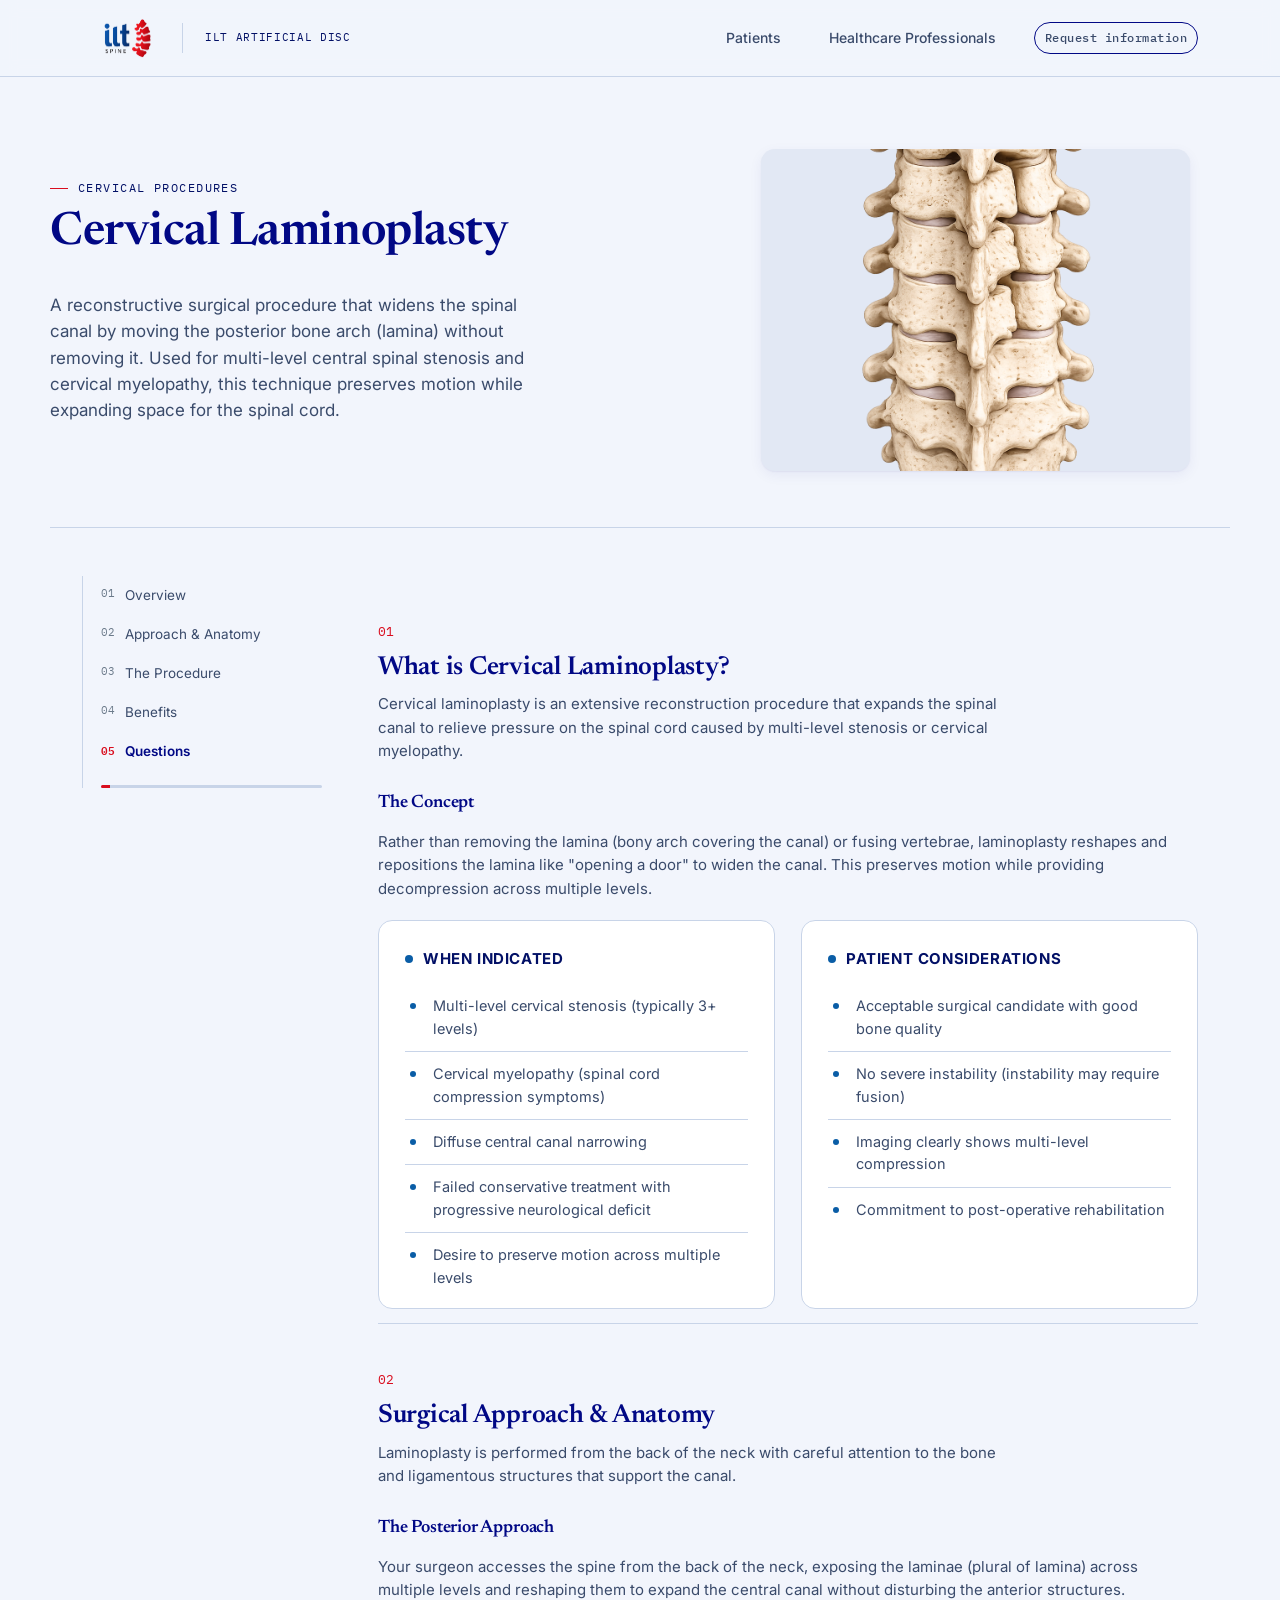
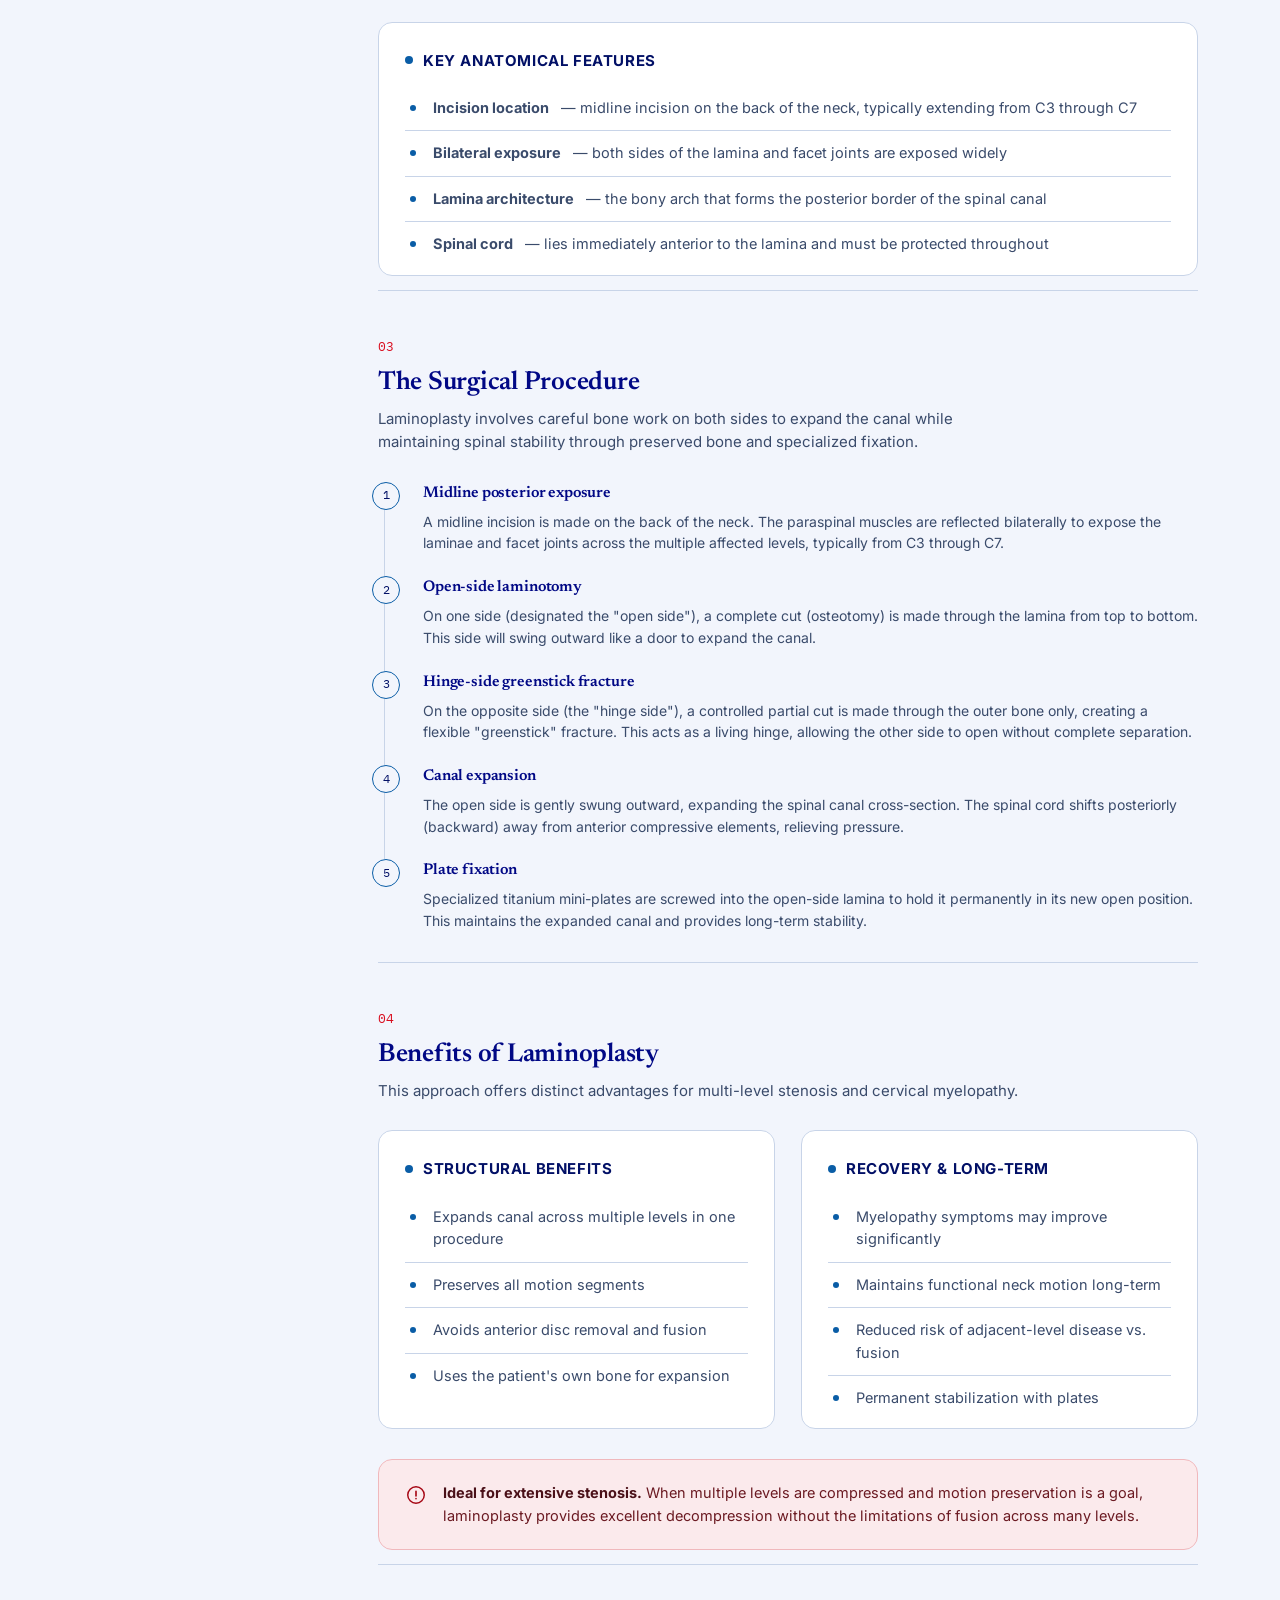
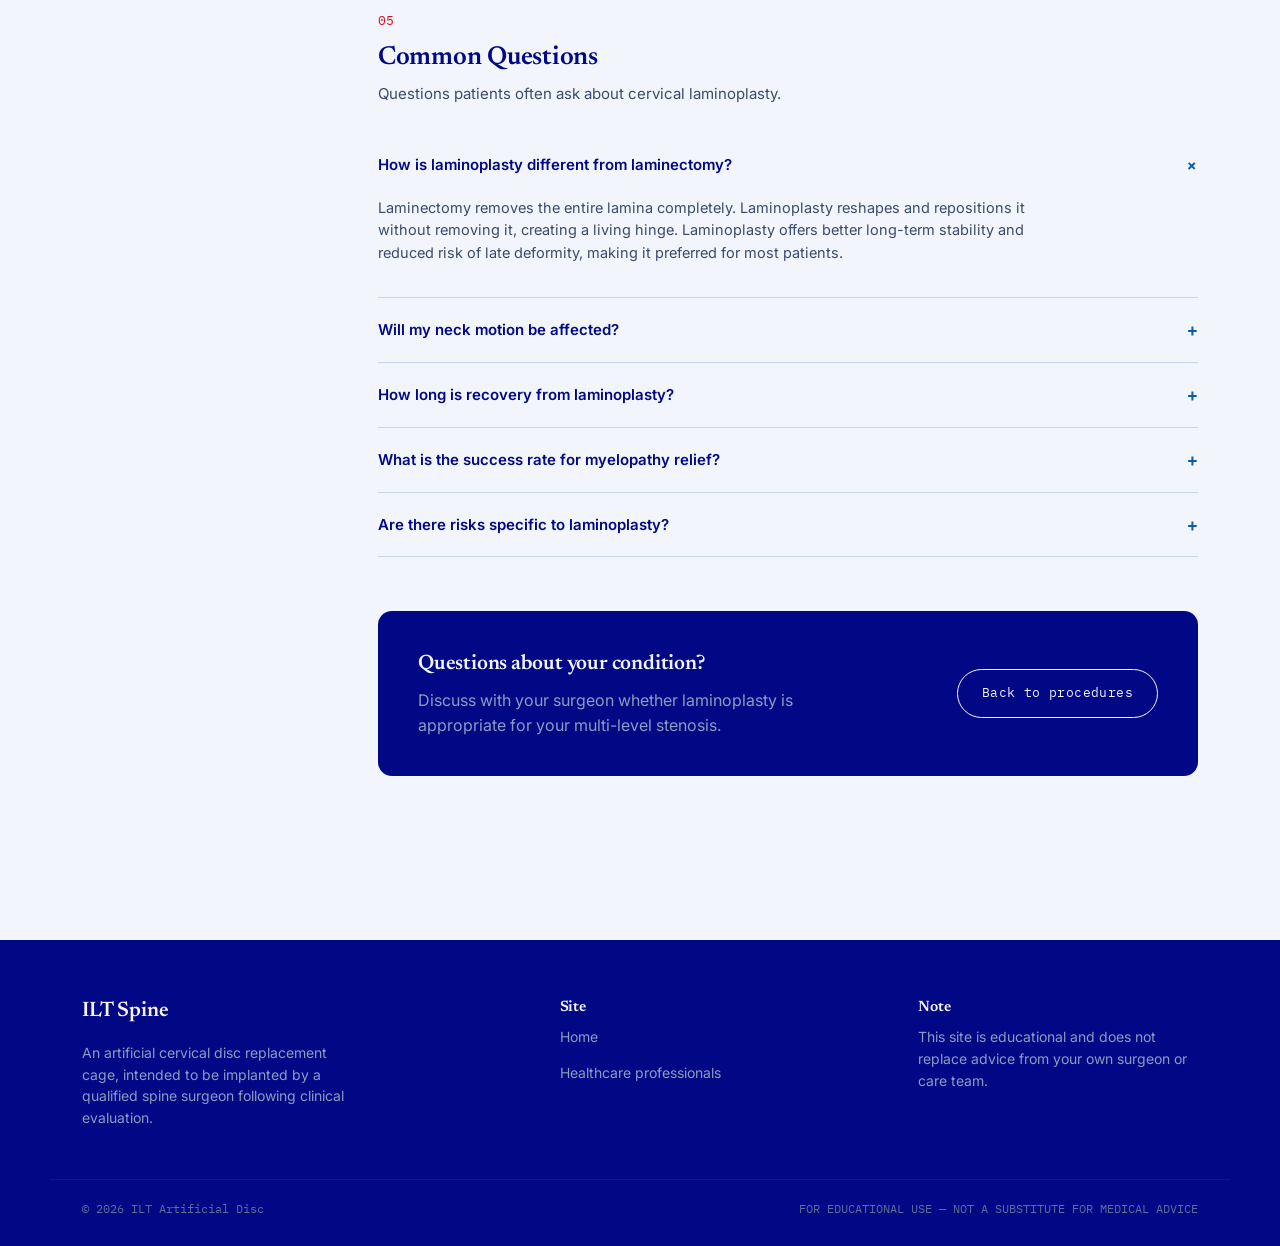
<file: cervical-laminoplasty.html>
<!DOCTYPE html>
<html lang="en">

<head>
  <meta charset="UTF-8">
  <meta name="viewport" content="width=device-width, initial-scale=1.0">
  <title>Cervical Laminoplasty — ILT Spine</title>
  <link rel="stylesheet" href="styles.css">
</head>

<body>

  <header class="topbar">
    <div class="topbar-inner">
      <a href="index.html" class="brand">
        <img src="assets/images/Ilt_logo.png" alt="ILT Spine" class="brand-mark" />
        <div class="brand-divider"></div>
        <span class="brand-tag">ILT ARTIFICIAL DISC</span>
      </a>
      <nav class="top-links">
        <div class="nav-item">
          <a href="patient.html">Patients</a>
          <div class="nav-dropdown nav-dropdown--patient">
            <div class="nav-dropdown-header">
              <span class="nav-dropdown-title">Patient Guide</span>
            </div>
            <ul>
              <li><a href="patient.html#causes"><span class="icon">→</span> Common causes of neck pain</a></li>
              <li><a href="patient.html#anatomy"><span class="icon">→</span> Cervical spine anatomy</a></li>
              <li><a href="patient.html#consider-surgery"><span class="icon">→</span> When to consider surgery</a></li>
              <li><a href="patient.html#procedures"><span class="icon">→</span> Procedures explained</a></li>
              <li><a href="patient.html#surgical-risks"><span class="icon">→</span> Understanding surgical risks</a></li>
              <li><a href="patient.html#preparation"><span class="icon">→</span> Preparing for surgery</a></li>
              <li><a href="patient.html#implant"><span class="icon">→</span> The implant & correction</a></li>
              <li><a href="patient.html#recovery"><span class="icon">→</span> Post-surgery recovery</a></li>
              <li><a href="patient.html#faq"><span class="icon">→</span> Common questions</a></li>
            </ul>
          </div>
        </div>
        <div class="nav-item">
          <a href="professional.html">Healthcare Professionals</a>
          <div class="nav-dropdown nav-dropdown--pro">
            <div class="nav-dropdown-header">
              <span class="nav-dropdown-title">Professional Resources</span>
            </div>
            <ul>
              <li><a href="professional.html#indications"><span class="icon">→</span> Indications & patient selection</a></li>
              <li><a href="professional.html#specs"><span class="icon">→</span> Device specifications</a></li>
              <li><a href="professional.html#features"><span class="icon">→</span> Features</a></li>
              <li><a href="professional.html#sizing"><span class="icon">→</span> Sizing</a></li>
              <li><a href="professional.html#technique"><span class="icon">→</span> Surgical technique</a></li>
              <li><a href="professional.html#contact"><span class="icon">→</span> Ordering & contact</a></li>
            </ul>
          </div>
        </div>
        <a href="professional.html#contact" class="pill-link">Request information</a>
      </nav>
      <button class="menu-toggle" aria-label="Open menu" aria-expanded="false">
        <svg width="18" height="14" viewBox="0 0 18 14" fill="none">
          <path d="M0 1H18M0 7H18M0 13H18" stroke="#030A8C" stroke-width="1.6" />
        </svg>
      </button>
    </div>
  </header>

  <main>
    <section class="page-hero wrap">
      <div class="grid">
        <div>
          <span class="eyebrow">Cervical Procedures</span>
          <h1>Cervical Laminoplasty</h1>
          <p class="lede">A reconstructive surgical procedure that widens the spinal canal by moving the posterior bone arch (lamina) without removing it. Used for multi-level central spinal stenosis and cervical myelopathy, this technique preserves motion while expanding space for the spinal cord.</p>
        </div>
        <figure class="hero-img">
          <img src="assets/images/Laminoplasty_image.png"
            alt="Cervical spine posterior view showing laminoplasty approach">
        </figure>
      </div>
    </section>

    <div class="layout">
      <aside class="chapter-nav">
        <a href="#overview"><span class="cn">01</span> Overview</a>
        <a href="#anatomy"><span class="cn">02</span> Approach & Anatomy</a>
        <a href="#procedure"><span class="cn">03</span> The Procedure</a>
        <a href="#benefits"><span class="cn">04</span> Benefits</a>
        <a href="#faq"><span class="cn">05</span> Questions</a>
        <div class="progress-track">
          <div class="progress-fill"></div>
        </div>
      </aside>

      <div class="chapters">

        <!-- 01 OVERVIEW -->
        <section class="chapter" id="overview">
          <div class="chapter-head"><span class="cnum">01</span></div>
          <h2>What is Cervical Laminoplasty?</h2>
          <p class="sub">Cervical laminoplasty is an extensive reconstruction procedure that expands the spinal canal to relieve pressure on the spinal cord caused by multi-level stenosis or cervical myelopathy.</p>

          <div class="reveal" style="margin-top: 28px;">
            <h3 style="font-size: 18px; margin-bottom: 12px;">The Concept</h3>
            <p style="color: var(--slate); font-size: 15px; margin-bottom: 14px;">Rather than removing the lamina (bony arch covering the canal) or fusing vertebrae, laminoplasty reshapes and repositions the lamina like "opening a door" to widen the canal. This preserves motion while providing decompression across multiple levels.</p>

            <div class="precaution-cols reveal" style="margin-top: 20px;">
              <div class="precaution-block">
                <h3><span class="dot"></span> When Indicated</h3>
                <ul class="check-list">
                  <li><svg viewBox="0 0 16 16" fill="none">
                      <circle cx="8" cy="8" r="3" fill="currentColor" />
                    </svg> Multi-level cervical stenosis (typically 3+ levels)</li>
                  <li><svg viewBox="0 0 16 16" fill="none">
                      <circle cx="8" cy="8" r="3" fill="currentColor" />
                    </svg> Cervical myelopathy (spinal cord compression symptoms)</li>
                  <li><svg viewBox="0 0 16 16" fill="none">
                      <circle cx="8" cy="8" r="3" fill="currentColor" />
                    </svg> Diffuse central canal narrowing</li>
                  <li><svg viewBox="0 0 16 16" fill="none">
                      <circle cx="8" cy="8" r="3" fill="currentColor" />
                    </svg> Failed conservative treatment with progressive neurological deficit</li>
                  <li><svg viewBox="0 0 16 16" fill="none">
                      <circle cx="8" cy="8" r="3" fill="currentColor" />
                    </svg> Desire to preserve motion across multiple levels</li>
                </ul>
              </div>
              <div class="precaution-block">
                <h3><span class="dot"></span> Patient Considerations</h3>
                <ul class="check-list">
                  <li><svg viewBox="0 0 16 16" fill="none">
                      <circle cx="8" cy="8" r="3" fill="currentColor" />
                    </svg> Acceptable surgical candidate with good bone quality</li>
                  <li><svg viewBox="0 0 16 16" fill="none">
                      <circle cx="8" cy="8" r="3" fill="currentColor" />
                    </svg> No severe instability (instability may require fusion)</li>
                  <li><svg viewBox="0 0 16 16" fill="none">
                      <circle cx="8" cy="8" r="3" fill="currentColor" />
                    </svg> Imaging clearly shows multi-level compression</li>
                  <li><svg viewBox="0 0 16 16" fill="none">
                      <circle cx="8" cy="8" r="3" fill="currentColor" />
                    </svg> Commitment to post-operative rehabilitation</li>
                </ul>
              </div>
            </div>
          </div>
        </section>

        <!-- 02 ANATOMY -->
        <section class="chapter" id="anatomy">
          <div class="chapter-head"><span class="cnum">02</span></div>
          <h2>Surgical Approach & Anatomy</h2>
          <p class="sub">Laminoplasty is performed from the back of the neck with careful attention to the bone and ligamentous structures that support the canal.</p>

          <div class="reveal" style="margin-top: 28px;">
            <h3 style="font-size: 18px; margin-bottom: 12px;">The Posterior Approach</h3>
            <p style="color: var(--slate); font-size: 15px; margin-bottom: 14px;">Your surgeon accesses the spine from the back of the neck, exposing the laminae (plural of lamina) across multiple levels and reshaping them to expand the central canal without disturbing the anterior structures.</p>

            <div class="precaution-block" style="margin-top: 20px;">
              <h3><span class="dot"></span> Key Anatomical Features</h3>
              <ul class="check-list">
                <li><svg viewBox="0 0 16 16" fill="none">
                    <circle cx="8" cy="8" r="3" fill="currentColor" />
                  </svg><strong>Incision location</strong> — midline incision on the back of the neck, typically extending from C3 through C7</li>
                <li><svg viewBox="0 0 16 16" fill="none">
                    <circle cx="8" cy="8" r="3" fill="currentColor" />
                  </svg><strong>Bilateral exposure</strong> — both sides of the lamina and facet joints are exposed widely</li>
                <li><svg viewBox="0 0 16 16" fill="none">
                    <circle cx="8" cy="8" r="3" fill="currentColor" />
                  </svg><strong>Lamina architecture</strong> — the bony arch that forms the posterior border of the spinal canal</li>
                <li><svg viewBox="0 0 16 16" fill="none">
                    <circle cx="8" cy="8" r="3" fill="currentColor" />
                  </svg><strong>Spinal cord</strong> — lies immediately anterior to the lamina and must be protected throughout</li>
              </ul>
            </div>
          </div>
        </section>

        <!-- 03 PROCEDURE -->
        <section class="chapter" id="procedure">
          <div class="chapter-head"><span class="cnum">03</span></div>
          <h2>The Surgical Procedure</h2>
          <p class="sub">Laminoplasty involves careful bone work on both sides to expand the canal while maintaining spinal stability through preserved bone and specialized fixation.</p>

          <div class="reveal" style="margin-top: 28px;">
            <ol class="step-list">
              <li class="step">
                <h4>Midline posterior exposure</h4>
                <p>A midline incision is made on the back of the neck. The paraspinal muscles are reflected bilaterally to expose the laminae and facet joints across the multiple affected levels, typically from C3 through C7.</p>
              </li>
              <li class="step">
                <h4>Open-side laminotomy</h4>
                <p>On one side (designated the "open side"), a complete cut (osteotomy) is made through the lamina from top to bottom. This side will swing outward like a door to expand the canal.</p>
              </li>
              <li class="step">
                <h4>Hinge-side greenstick fracture</h4>
                <p>On the opposite side (the "hinge side"), a controlled partial cut is made through the outer bone only, creating a flexible "greenstick" fracture. This acts as a living hinge, allowing the other side to open without complete separation.</p>
              </li>
              <li class="step">
                <h4>Canal expansion</h4>
                <p>The open side is gently swung outward, expanding the spinal canal cross-section. The spinal cord shifts posteriorly (backward) away from anterior compressive elements, relieving pressure.</p>
              </li>
              <li class="step">
                <h4>Plate fixation</h4>
                <p>Specialized titanium mini-plates are screwed into the open-side lamina to hold it permanently in its new open position. This maintains the expanded canal and provides long-term stability.</p>
              </li>
            </ol>
          </div>
        </section>

        <!-- 04 BENEFITS -->
        <section class="chapter" id="benefits">
          <div class="chapter-head"><span class="cnum">04</span></div>
          <h2>Benefits of Laminoplasty</h2>
          <p class="sub">This approach offers distinct advantages for multi-level stenosis and cervical myelopathy.</p>

          <div class="precaution-cols reveal" style="margin-top: 28px;">
            <div class="precaution-block">
              <h3><span class="dot"></span> Structural Benefits</h3>
              <ul class="check-list">
                <li><svg viewBox="0 0 16 16" fill="none">
                    <circle cx="8" cy="8" r="3" fill="currentColor" />
                  </svg> Expands canal across multiple levels in one procedure</li>
                <li><svg viewBox="0 0 16 16" fill="none">
                    <circle cx="8" cy="8" r="3" fill="currentColor" />
                  </svg> Preserves all motion segments</li>
                <li><svg viewBox="0 0 16 16" fill="none">
                    <circle cx="8" cy="8" r="3" fill="currentColor" />
                  </svg> Avoids anterior disc removal and fusion</li>
                <li><svg viewBox="0 0 16 16" fill="none">
                    <circle cx="8" cy="8" r="3" fill="currentColor" />
                  </svg> Uses the patient's own bone for expansion</li>
              </ul>
            </div>
            <div class="precaution-block">
              <h3><span class="dot"></span> Recovery & Long-term</h3>
              <ul class="check-list">
                <li><svg viewBox="0 0 16 16" fill="none">
                    <circle cx="8" cy="8" r="3" fill="currentColor" />
                  </svg> Myelopathy symptoms may improve significantly</li>
                <li><svg viewBox="0 0 16 16" fill="none">
                    <circle cx="8" cy="8" r="3" fill="currentColor" />
                  </svg> Maintains functional neck motion long-term</li>
                <li><svg viewBox="0 0 16 16" fill="none">
                    <circle cx="8" cy="8" r="3" fill="currentColor" />
                  </svg> Reduced risk of adjacent-level disease vs. fusion</li>
                <li><svg viewBox="0 0 16 16" fill="none">
                    <circle cx="8" cy="8" r="3" fill="currentColor" />
                  </svg> Permanent stabilization with plates</li>
              </ul>
            </div>
          </div>

          <div class="callout reveal" style="margin-top: 30px;">
            <svg viewBox="0 0 24 24" fill="none">
              <circle cx="12" cy="12" r="9" stroke="currentColor" stroke-width="1.6" />
              <path d="M12 8V13M12 16H12.01" stroke="currentColor" stroke-width="1.8" stroke-linecap="round" />
            </svg>
            <p><strong>Ideal for extensive stenosis.</strong> When multiple levels are compressed and motion preservation is a goal, laminoplasty provides excellent decompression without the limitations of fusion across many levels.</p>
          </div>
        </section>

        <!-- 05 FAQ -->
        <section class="chapter" id="faq">
          <div class="chapter-head"><span class="cnum">05</span></div>
          <h2>Common Questions</h2>
          <p class="sub">Questions patients often ask about cervical laminoplasty.</p>

          <div class="faq reveal">
            <details class="faq-item" open>
              <summary>How is laminoplasty different from laminectomy?<span class="plus">+</span></summary>
              <p>Laminectomy removes the entire lamina completely. Laminoplasty reshapes and repositions it without removing it, creating a living hinge. Laminoplasty offers better long-term stability and reduced risk of late deformity, making it preferred for most patients.</p>
            </details>
            <details class="faq-item">
              <summary>Will my neck motion be affected?<span class="plus">+</span></summary>
              <p>One of the main benefits of laminoplasty is motion preservation. Your neck should retain functional flexibility. Some patients notice subtle changes in motion after surgery, but most report excellent functional outcomes without significant restriction.</p>
            </details>
            <details class="faq-item">
              <summary>How long is recovery from laminoplasty?<span class="plus">+</span></summary>
              <p>Initial healing takes 6–8 weeks. Gradual return to desk work may begin within 4–6 weeks. Progressive strengthening and physiotherapy continue over 3–6 months. Full recovery and return to strenuous activity typically occurs by 3–6 months.</p>
            </details>
            <details class="faq-item">
              <summary>What is the success rate for myelopathy relief?<span class="plus">+</span></summary>
              <p>Studies show that 70–90% of patients experience improvement in myelopathy symptoms (weakness, clumsiness, gait disturbance). Complete reversal of symptoms depends on severity and duration of compression before surgery. Early intervention offers better chances of symptom improvement.</p>
            </details>
            <details class="faq-item">
              <summary>Are there risks specific to laminoplasty?<span class="plus">+</span></summary>
              <p>As with any surgery, there are small risks of bleeding, infection, and temporary neurological changes. The plate fixation generally remains stable. Rare complications include lamina closure (hinge failure), but this is uncommon with modern techniques.</p>
            </details>
          </div>

          <div class="end-cta reveal">
            <div>
              <h3>Questions about your condition?</h3>
              <p>Discuss with your surgeon whether laminoplasty is appropriate for your multi-level stenosis.</p>
            </div>
            <a href="patient.html#procedures" class="btn btn-outline">Back to procedures</a>
          </div>
        </section>

      </div>
    </div>
  </main>

  <footer>
    <div class="wrap">
      <div class="foot-col">
        <a href="index.html" class="brand" style="margin-bottom:14px;display:inline-flex;">
          <span class="brand-name" style="color:#F7F3EA;">ILT Spine</span>
        </a>
        <p style="max-width:280px;">An artificial cervical disc replacement cage, intended to be implanted by a qualified spine surgeon following clinical evaluation.</p>
      </div>
      <div class="foot-col">
        <h4>Site</h4>
        <p><a href="index.html">Home</a></p>
        <p><a href="professional.html">Healthcare professionals</a></p>
      </div>
      <div class="foot-col">
        <h4>Note</h4>
        <p style="max-width:280px;">This site is educational and does not replace advice from your own surgeon or care team.</p>
      </div>
    </div>
    <div class="foot-bottom">
      <span>© 2026 ILT Artificial Disc</span>
      <span>FOR EDUCATIONAL USE — NOT A SUBSTITUTE FOR MEDICAL ADVICE</span>
    </div>
  </footer>

  <script src="script.js"></script>
</body>

</html>
</file>
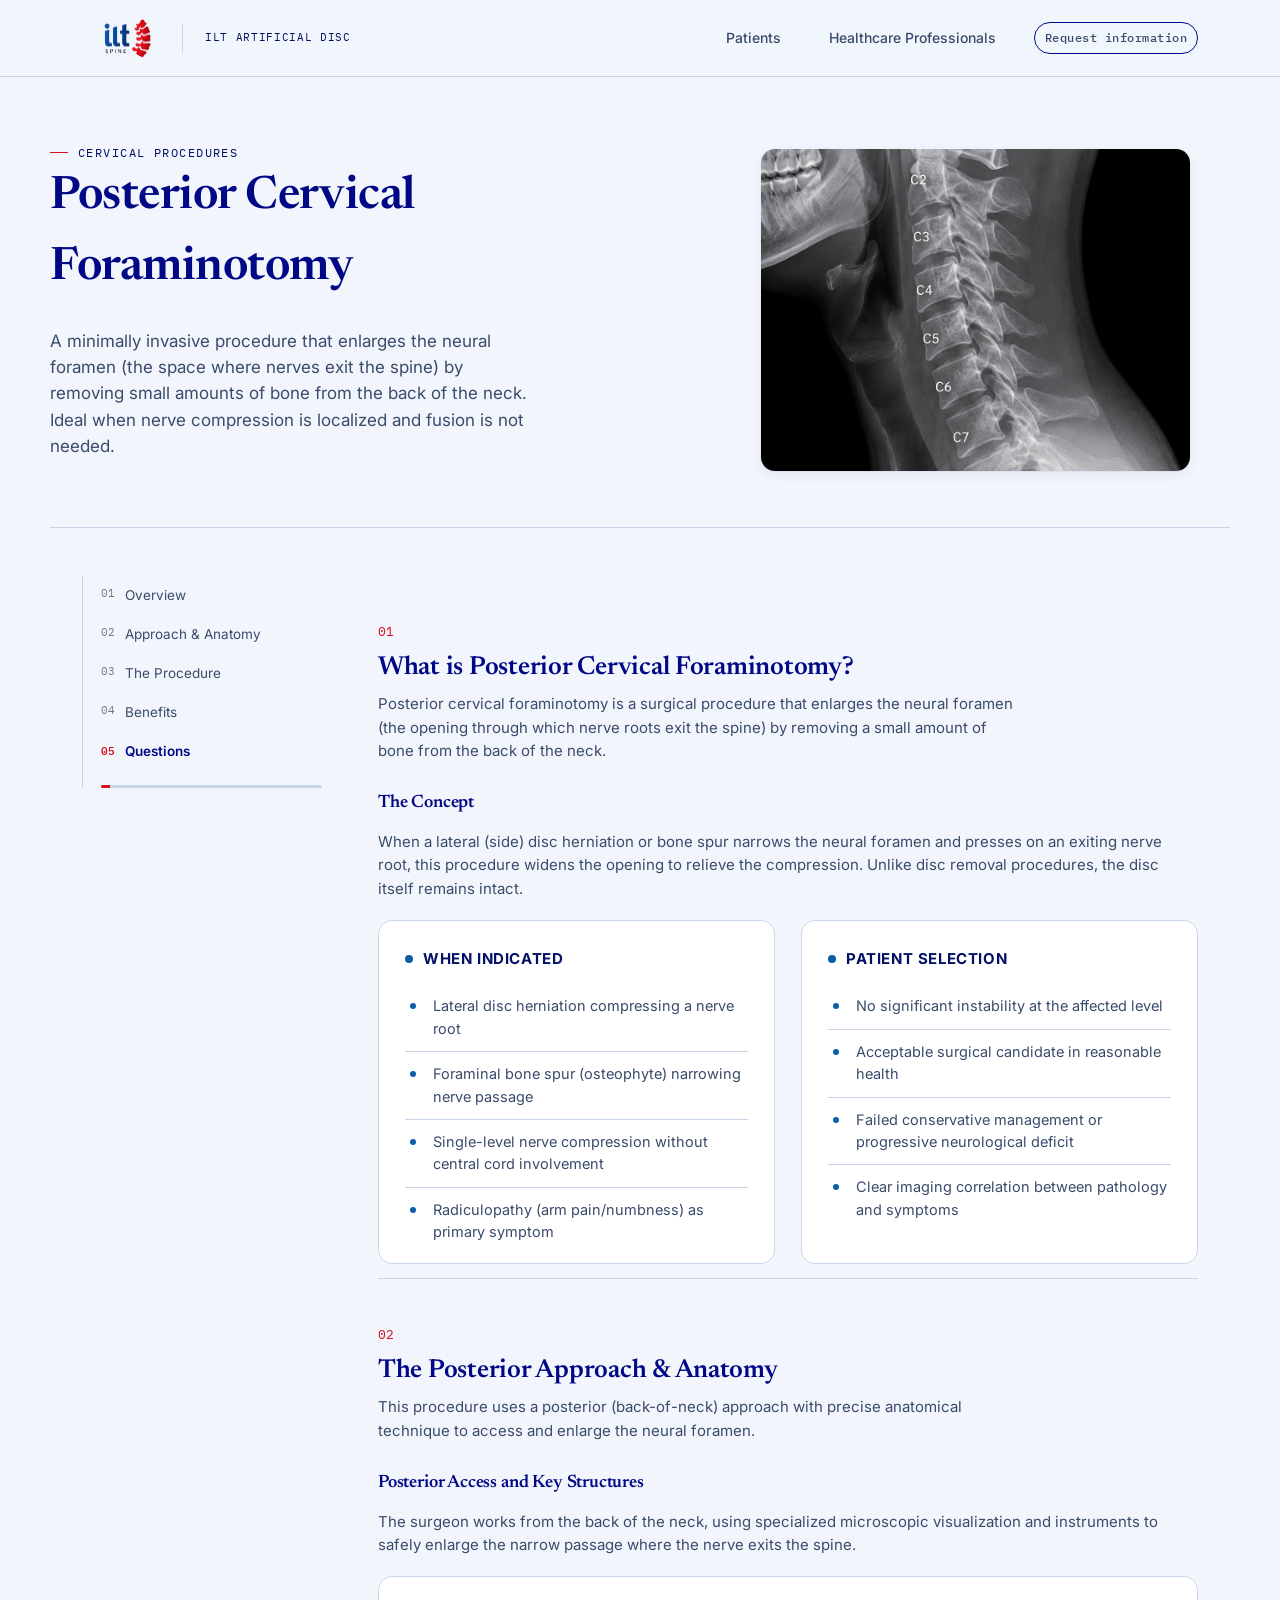
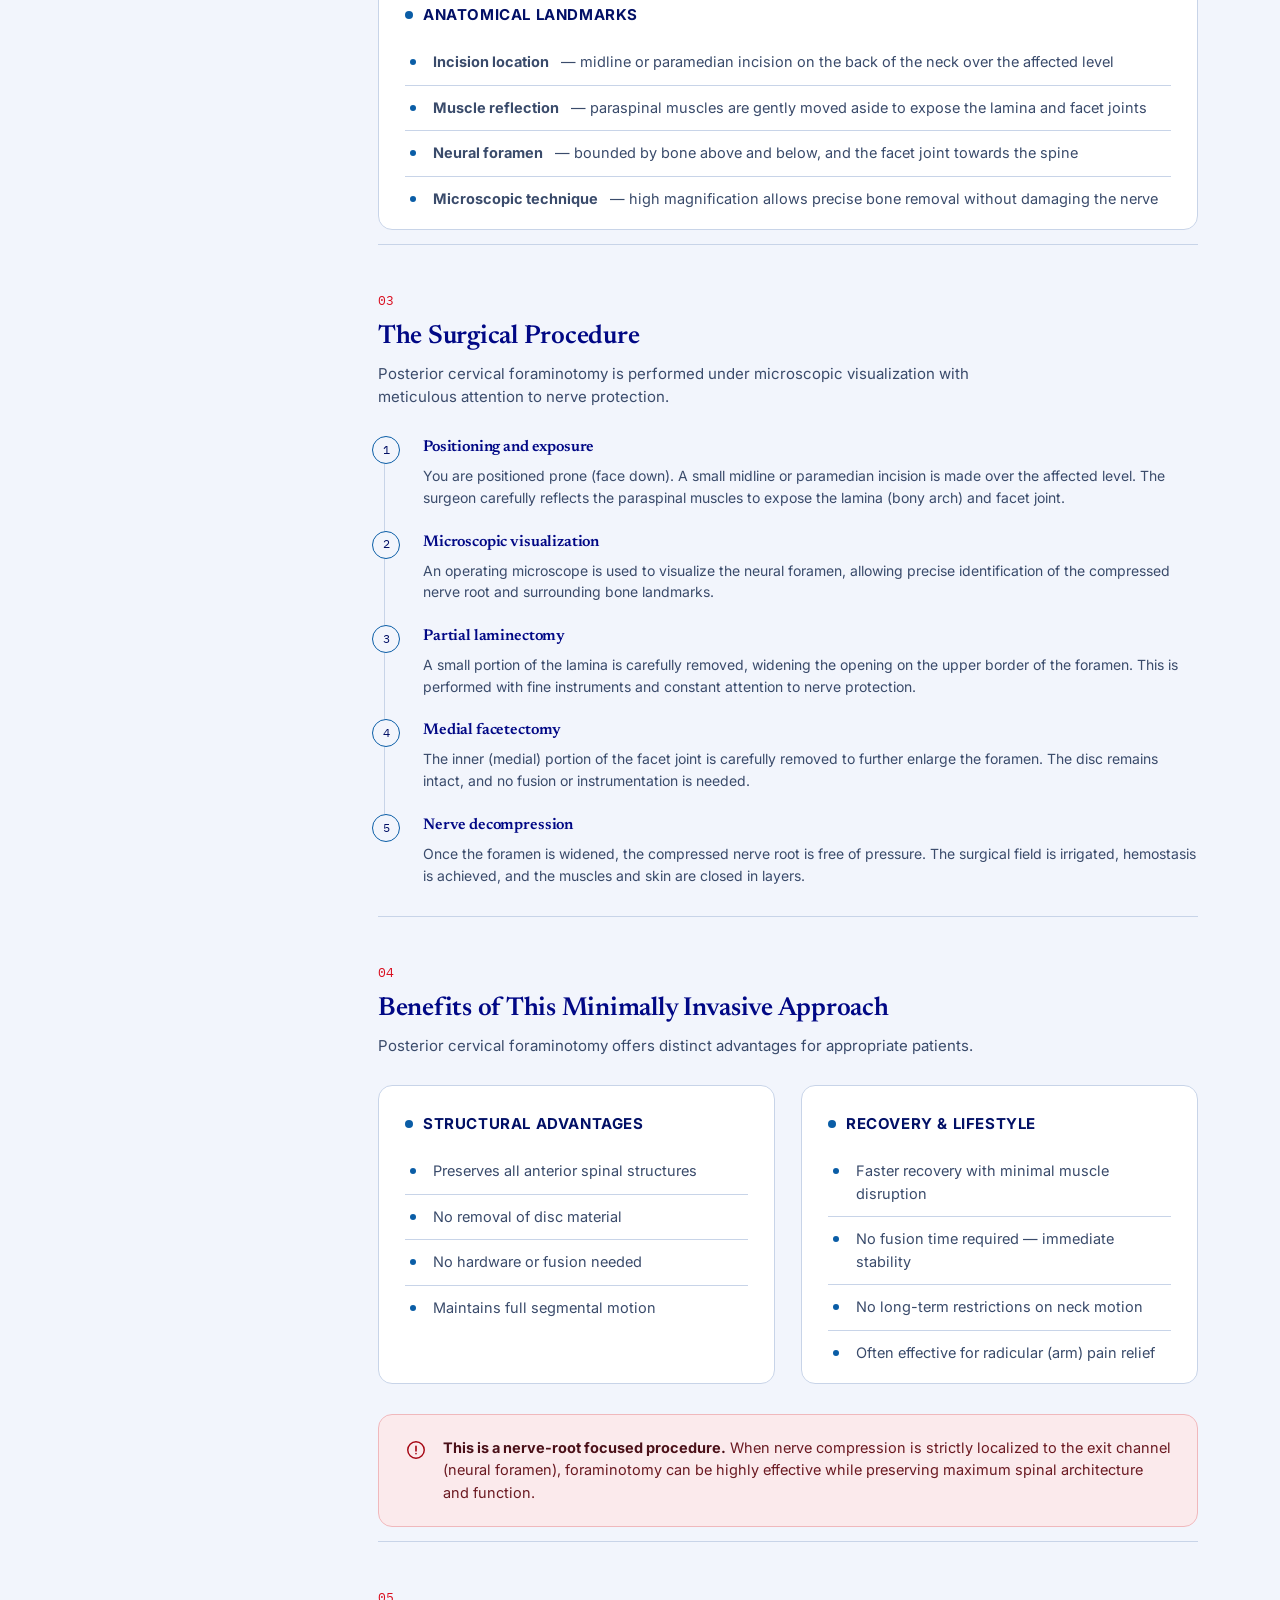
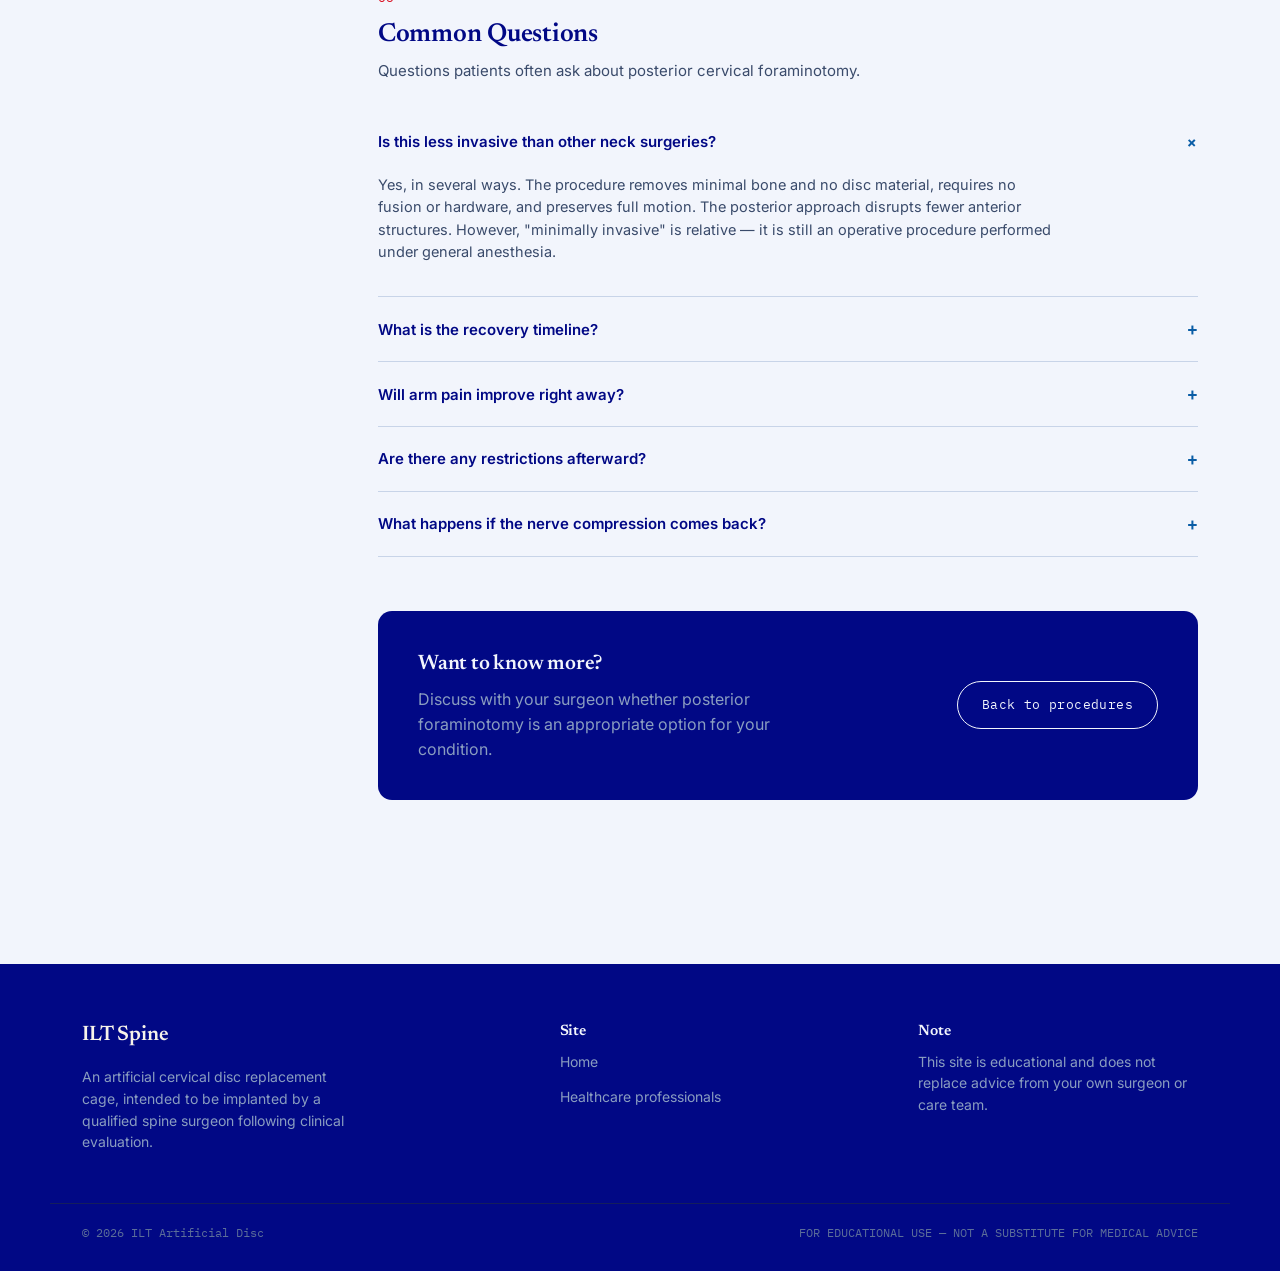
<file: posterior-cervical-foraminotomy.html>
<!DOCTYPE html>
<html lang="en">

<head>
  <meta charset="UTF-8">
  <meta name="viewport" content="width=device-width, initial-scale=1.0">
  <title>Posterior Cervical Foraminotomy — ILT Spine</title>
  <link rel="stylesheet" href="styles.css">
</head>

<body>

  <header class="topbar">
    <div class="topbar-inner">
      <a href="index.html" class="brand">
        <img src="assets/images/Ilt_logo.png" alt="ILT Spine" class="brand-mark" />
        <div class="brand-divider"></div>
        <span class="brand-tag">ILT ARTIFICIAL DISC</span>
      </a>
      <nav class="top-links">
        <div class="nav-item">
          <a href="patient.html">Patients</a>
          <div class="nav-dropdown nav-dropdown--patient">
            <div class="nav-dropdown-header">
              <span class="nav-dropdown-title">Patient Guide</span>
            </div>
            <ul>
              <li><a href="patient.html#causes"><span class="icon">→</span> Common causes of neck pain</a></li>
              <li><a href="patient.html#anatomy"><span class="icon">→</span> Cervical spine anatomy</a></li>
              <li><a href="patient.html#consider-surgery"><span class="icon">→</span> When to consider surgery</a></li>
              <li><a href="patient.html#procedures"><span class="icon">→</span> Procedures explained</a></li>
              <li><a href="patient.html#surgical-risks"><span class="icon">→</span> Understanding surgical risks</a></li>
              <li><a href="patient.html#preparation"><span class="icon">→</span> Preparing for surgery</a></li>
              <li><a href="patient.html#implant"><span class="icon">→</span> The implant & correction</a></li>
              <li><a href="patient.html#recovery"><span class="icon">→</span> Post-surgery recovery</a></li>
              <li><a href="patient.html#faq"><span class="icon">→</span> Common questions</a></li>
            </ul>
          </div>
        </div>
        <div class="nav-item">
          <a href="professional.html">Healthcare Professionals</a>
          <div class="nav-dropdown nav-dropdown--pro">
            <div class="nav-dropdown-header">
              <span class="nav-dropdown-title">Professional Resources</span>
            </div>
            <ul>
              <li><a href="professional.html#indications"><span class="icon">→</span> Indications & patient selection</a></li>
              <li><a href="professional.html#specs"><span class="icon">→</span> Device specifications</a></li>
              <li><a href="professional.html#features"><span class="icon">→</span> Features</a></li>
              <li><a href="professional.html#sizing"><span class="icon">→</span> Sizing</a></li>
              <li><a href="professional.html#technique"><span class="icon">→</span> Surgical technique</a></li>
              <li><a href="professional.html#contact"><span class="icon">→</span> Ordering & contact</a></li>
            </ul>
          </div>
        </div>
        <a href="professional.html#contact" class="pill-link">Request information</a>
      </nav>
      <button class="menu-toggle" aria-label="Open menu" aria-expanded="false">
        <svg width="18" height="14" viewBox="0 0 18 14" fill="none">
          <path d="M0 1H18M0 7H18M0 13H18" stroke="#030A8C" stroke-width="1.6" />
        </svg>
      </button>
    </div>
  </header>

  <main>
    <section class="page-hero wrap">
      <div class="grid">
        <div>
          <span class="eyebrow">Cervical Procedures</span>
          <h1>Posterior Cervical Foraminotomy</h1>
          <p class="lede">A minimally invasive procedure that enlarges the neural foramen (the space where nerves exit the spine) by removing small amounts of bone from the back of the neck. Ideal when nerve compression is localized and fusion is not needed.</p>
        </div>
        <figure class="hero-img">
          <img src="assets/images/Cervical_xray.png"
            alt="Cervical spine posterior view showing nerve decompression">
        </figure>
      </div>
    </section>

    <div class="layout">
      <aside class="chapter-nav">
        <a href="#overview"><span class="cn">01</span> Overview</a>
        <a href="#anatomy"><span class="cn">02</span> Approach & Anatomy</a>
        <a href="#procedure"><span class="cn">03</span> The Procedure</a>
        <a href="#benefits"><span class="cn">04</span> Benefits</a>
        <a href="#faq"><span class="cn">05</span> Questions</a>
        <div class="progress-track">
          <div class="progress-fill"></div>
        </div>
      </aside>

      <div class="chapters">

        <!-- 01 OVERVIEW -->
        <section class="chapter" id="overview">
          <div class="chapter-head"><span class="cnum">01</span></div>
          <h2>What is Posterior Cervical Foraminotomy?</h2>
          <p class="sub">Posterior cervical foraminotomy is a surgical procedure that enlarges the neural foramen (the opening through which nerve roots exit the spine) by removing a small amount of bone from the back of the neck.</p>

          <div class="reveal" style="margin-top: 28px;">
            <h3 style="font-size: 18px; margin-bottom: 12px;">The Concept</h3>
            <p style="color: var(--slate); font-size: 15px; margin-bottom: 14px;">When a lateral (side) disc herniation or bone spur narrows the neural foramen and presses on an exiting nerve root, this procedure widens the opening to relieve the compression. Unlike disc removal procedures, the disc itself remains intact.</p>

            <div class="precaution-cols reveal" style="margin-top: 20px;">
              <div class="precaution-block">
                <h3><span class="dot"></span> When Indicated</h3>
                <ul class="check-list">
                  <li><svg viewBox="0 0 16 16" fill="none">
                      <circle cx="8" cy="8" r="3" fill="currentColor" />
                    </svg> Lateral disc herniation compressing a nerve root</li>
                  <li><svg viewBox="0 0 16 16" fill="none">
                      <circle cx="8" cy="8" r="3" fill="currentColor" />
                    </svg> Foraminal bone spur (osteophyte) narrowing nerve passage</li>
                  <li><svg viewBox="0 0 16 16" fill="none">
                      <circle cx="8" cy="8" r="3" fill="currentColor" />
                    </svg> Single-level nerve compression without central cord involvement</li>
                  <li><svg viewBox="0 0 16 16" fill="none">
                      <circle cx="8" cy="8" r="3" fill="currentColor" />
                    </svg> Radiculopathy (arm pain/numbness) as primary symptom</li>
                </ul>
              </div>
              <div class="precaution-block">
                <h3><span class="dot"></span> Patient Selection</h3>
                <ul class="check-list">
                  <li><svg viewBox="0 0 16 16" fill="none">
                      <circle cx="8" cy="8" r="3" fill="currentColor" />
                    </svg> No significant instability at the affected level</li>
                  <li><svg viewBox="0 0 16 16" fill="none">
                      <circle cx="8" cy="8" r="3" fill="currentColor" />
                    </svg> Acceptable surgical candidate in reasonable health</li>
                  <li><svg viewBox="0 0 16 16" fill="none">
                      <circle cx="8" cy="8" r="3" fill="currentColor" />
                    </svg> Failed conservative management or progressive neurological deficit</li>
                  <li><svg viewBox="0 0 16 16" fill="none">
                      <circle cx="8" cy="8" r="3" fill="currentColor" />
                    </svg> Clear imaging correlation between pathology and symptoms</li>
                </ul>
              </div>
            </div>
          </div>
        </section>

        <!-- 02 ANATOMY -->
        <section class="chapter" id="anatomy">
          <div class="chapter-head"><span class="cnum">02</span></div>
          <h2>The Posterior Approach & Anatomy</h2>
          <p class="sub">This procedure uses a posterior (back-of-neck) approach with precise anatomical technique to access and enlarge the neural foramen.</p>

          <div class="reveal" style="margin-top: 28px;">
            <h3 style="font-size: 18px; margin-bottom: 12px;">Posterior Access and Key Structures</h3>
            <p style="color: var(--slate); font-size: 15px; margin-bottom: 14px;">The surgeon works from the back of the neck, using specialized microscopic visualization and instruments to safely enlarge the narrow passage where the nerve exits the spine.</p>

            <div class="precaution-block" style="margin-top: 20px;">
              <h3><span class="dot"></span> Anatomical Landmarks</h3>
              <ul class="check-list">
                <li><svg viewBox="0 0 16 16" fill="none">
                    <circle cx="8" cy="8" r="3" fill="currentColor" />
                  </svg><strong>Incision location</strong> — midline or paramedian incision on the back of the neck over the affected level</li>
                <li><svg viewBox="0 0 16 16" fill="none">
                    <circle cx="8" cy="8" r="3" fill="currentColor" />
                  </svg><strong>Muscle reflection</strong> — paraspinal muscles are gently moved aside to expose the lamina and facet joints</li>
                <li><svg viewBox="0 0 16 16" fill="none">
                    <circle cx="8" cy="8" r="3" fill="currentColor" />
                  </svg><strong>Neural foramen</strong> — bounded by bone above and below, and the facet joint towards the spine</li>
                <li><svg viewBox="0 0 16 16" fill="none">
                    <circle cx="8" cy="8" r="3" fill="currentColor" />
                  </svg><strong>Microscopic technique</strong> — high magnification allows precise bone removal without damaging the nerve</li>
              </ul>
            </div>
          </div>
        </section>

        <!-- 03 PROCEDURE -->
        <section class="chapter" id="procedure">
          <div class="chapter-head"><span class="cnum">03</span></div>
          <h2>The Surgical Procedure</h2>
          <p class="sub">Posterior cervical foraminotomy is performed under microscopic visualization with meticulous attention to nerve protection.</p>

          <div class="reveal" style="margin-top: 28px;">
            <ol class="step-list">
              <li class="step">
                <h4>Positioning and exposure</h4>
                <p>You are positioned prone (face down). A small midline or paramedian incision is made over the affected level. The surgeon carefully reflects the paraspinal muscles to expose the lamina (bony arch) and facet joint.</p>
              </li>
              <li class="step">
                <h4>Microscopic visualization</h4>
                <p>An operating microscope is used to visualize the neural foramen, allowing precise identification of the compressed nerve root and surrounding bone landmarks.</p>
              </li>
              <li class="step">
                <h4>Partial laminectomy</h4>
                <p>A small portion of the lamina is carefully removed, widening the opening on the upper border of the foramen. This is performed with fine instruments and constant attention to nerve protection.</p>
              </li>
              <li class="step">
                <h4>Medial facetectomy</h4>
                <p>The inner (medial) portion of the facet joint is carefully removed to further enlarge the foramen. The disc remains intact, and no fusion or instrumentation is needed.</p>
              </li>
              <li class="step">
                <h4>Nerve decompression</h4>
                <p>Once the foramen is widened, the compressed nerve root is free of pressure. The surgical field is irrigated, hemostasis is achieved, and the muscles and skin are closed in layers.</p>
              </li>
            </ol>
          </div>
        </section>

        <!-- 04 BENEFITS -->
        <section class="chapter" id="benefits">
          <div class="chapter-head"><span class="cnum">04</span></div>
          <h2>Benefits of This Minimally Invasive Approach</h2>
          <p class="sub">Posterior cervical foraminotomy offers distinct advantages for appropriate patients.</p>

          <div class="precaution-cols reveal" style="margin-top: 28px;">
            <div class="precaution-block">
              <h3><span class="dot"></span> Structural Advantages</h3>
              <ul class="check-list">
                <li><svg viewBox="0 0 16 16" fill="none">
                    <circle cx="8" cy="8" r="3" fill="currentColor" />
                  </svg> Preserves all anterior spinal structures</li>
                <li><svg viewBox="0 0 16 16" fill="none">
                    <circle cx="8" cy="8" r="3" fill="currentColor" />
                  </svg> No removal of disc material</li>
                <li><svg viewBox="0 0 16 16" fill="none">
                    <circle cx="8" cy="8" r="3" fill="currentColor" />
                  </svg> No hardware or fusion needed</li>
                <li><svg viewBox="0 0 16 16" fill="none">
                    <circle cx="8" cy="8" r="3" fill="currentColor" />
                  </svg> Maintains full segmental motion</li>
              </ul>
            </div>
            <div class="precaution-block">
              <h3><span class="dot"></span> Recovery & Lifestyle</h3>
              <ul class="check-list">
                <li><svg viewBox="0 0 16 16" fill="none">
                    <circle cx="8" cy="8" r="3" fill="currentColor" />
                  </svg> Faster recovery with minimal muscle disruption</li>
                <li><svg viewBox="0 0 16 16" fill="none">
                    <circle cx="8" cy="8" r="3" fill="currentColor" />
                  </svg> No fusion time required — immediate stability</li>
                <li><svg viewBox="0 0 16 16" fill="none">
                    <circle cx="8" cy="8" r="3" fill="currentColor" />
                  </svg> No long-term restrictions on neck motion</li>
                <li><svg viewBox="0 0 16 16" fill="none">
                    <circle cx="8" cy="8" r="3" fill="currentColor" />
                  </svg> Often effective for radicular (arm) pain relief</li>
              </ul>
            </div>
          </div>

          <div class="callout reveal" style="margin-top: 30px;">
            <svg viewBox="0 0 24 24" fill="none">
              <circle cx="12" cy="12" r="9" stroke="currentColor" stroke-width="1.6" />
              <path d="M12 8V13M12 16H12.01" stroke="currentColor" stroke-width="1.8" stroke-linecap="round" />
            </svg>
            <p><strong>This is a nerve-root focused procedure.</strong> When nerve compression is strictly localized to the exit channel (neural foramen), foraminotomy can be highly effective while preserving maximum spinal architecture and function.</p>
          </div>
        </section>

        <!-- 05 FAQ -->
        <section class="chapter" id="faq">
          <div class="chapter-head"><span class="cnum">05</span></div>
          <h2>Common Questions</h2>
          <p class="sub">Questions patients often ask about posterior cervical foraminotomy.</p>

          <div class="faq reveal">
            <details class="faq-item" open>
              <summary>Is this less invasive than other neck surgeries?<span class="plus">+</span></summary>
              <p>Yes, in several ways. The procedure removes minimal bone and no disc material, requires no fusion or hardware, and preserves full motion. The posterior approach disrupts fewer anterior structures. However, "minimally invasive" is relative — it is still an operative procedure performed under general anesthesia.</p>
            </details>
            <details class="faq-item">
              <summary>What is the recovery timeline?<span class="plus">+</span></summary>
              <p>Initial healing takes 4–6 weeks. Return to desk work may occur within 2–4 weeks. Progressive return to activity typically occurs over 2–3 months. Your surgeon will provide specific guidelines based on your individual healing.</p>
            </details>
            <details class="faq-item">
              <summary>Will arm pain improve right away?<span class="plus">+</span></summary>
              <p>Many patients experience significant improvement in arm pain and numbness within weeks as the nerve is decompressed. However, complete symptom resolution may take several weeks as nerve inflammation subsides and healing progresses.</p>
            </details>
            <details class="faq-item">
              <summary>Are there any restrictions afterward?<span class="plus">+</span></summary>
              <p>In the first 6 weeks, avoid heavy lifting and strenuous activity. After healing, there are no permanent restrictions. The procedure preserves motion, so normal neck movement and activity are encouraged once cleared by your surgeon.</p>
            </details>
            <details class="faq-item">
              <summary>What happens if the nerve compression comes back?<span class="plus">+</span></summary>
              <p>Recurrence at the same level is uncommon. If it occurs, revision foraminotomy or another procedure may be considered. Discuss long-term outcomes and the small risk of recurrence with your surgeon before surgery.</p>
            </details>
          </div>

          <div class="end-cta reveal">
            <div>
              <h3>Want to know more?</h3>
              <p>Discuss with your surgeon whether posterior foraminotomy is an appropriate option for your condition.</p>
            </div>
            <a href="patient.html#procedures" class="btn btn-outline">Back to procedures</a>
          </div>
        </section>

      </div>
    </div>
  </main>

  <footer>
    <div class="wrap">
      <div class="foot-col">
        <a href="index.html" class="brand" style="margin-bottom:14px;display:inline-flex;">
          <span class="brand-name" style="color:#F7F3EA;">ILT Spine</span>
        </a>
        <p style="max-width:280px;">An artificial cervical disc replacement cage, intended to be implanted by a qualified spine surgeon following clinical evaluation.</p>
      </div>
      <div class="foot-col">
        <h4>Site</h4>
        <p><a href="index.html">Home</a></p>
        <p><a href="professional.html">Healthcare professionals</a></p>
      </div>
      <div class="foot-col">
        <h4>Note</h4>
        <p style="max-width:280px;">This site is educational and does not replace advice from your own surgeon or care team.</p>
      </div>
    </div>
    <div class="foot-bottom">
      <span>© 2026 ILT Artificial Disc</span>
      <span>FOR EDUCATIONAL USE — NOT A SUBSTITUTE FOR MEDICAL ADVICE</span>
    </div>
  </footer>

  <script src="script.js"></script>
</body>

</html>
</file>
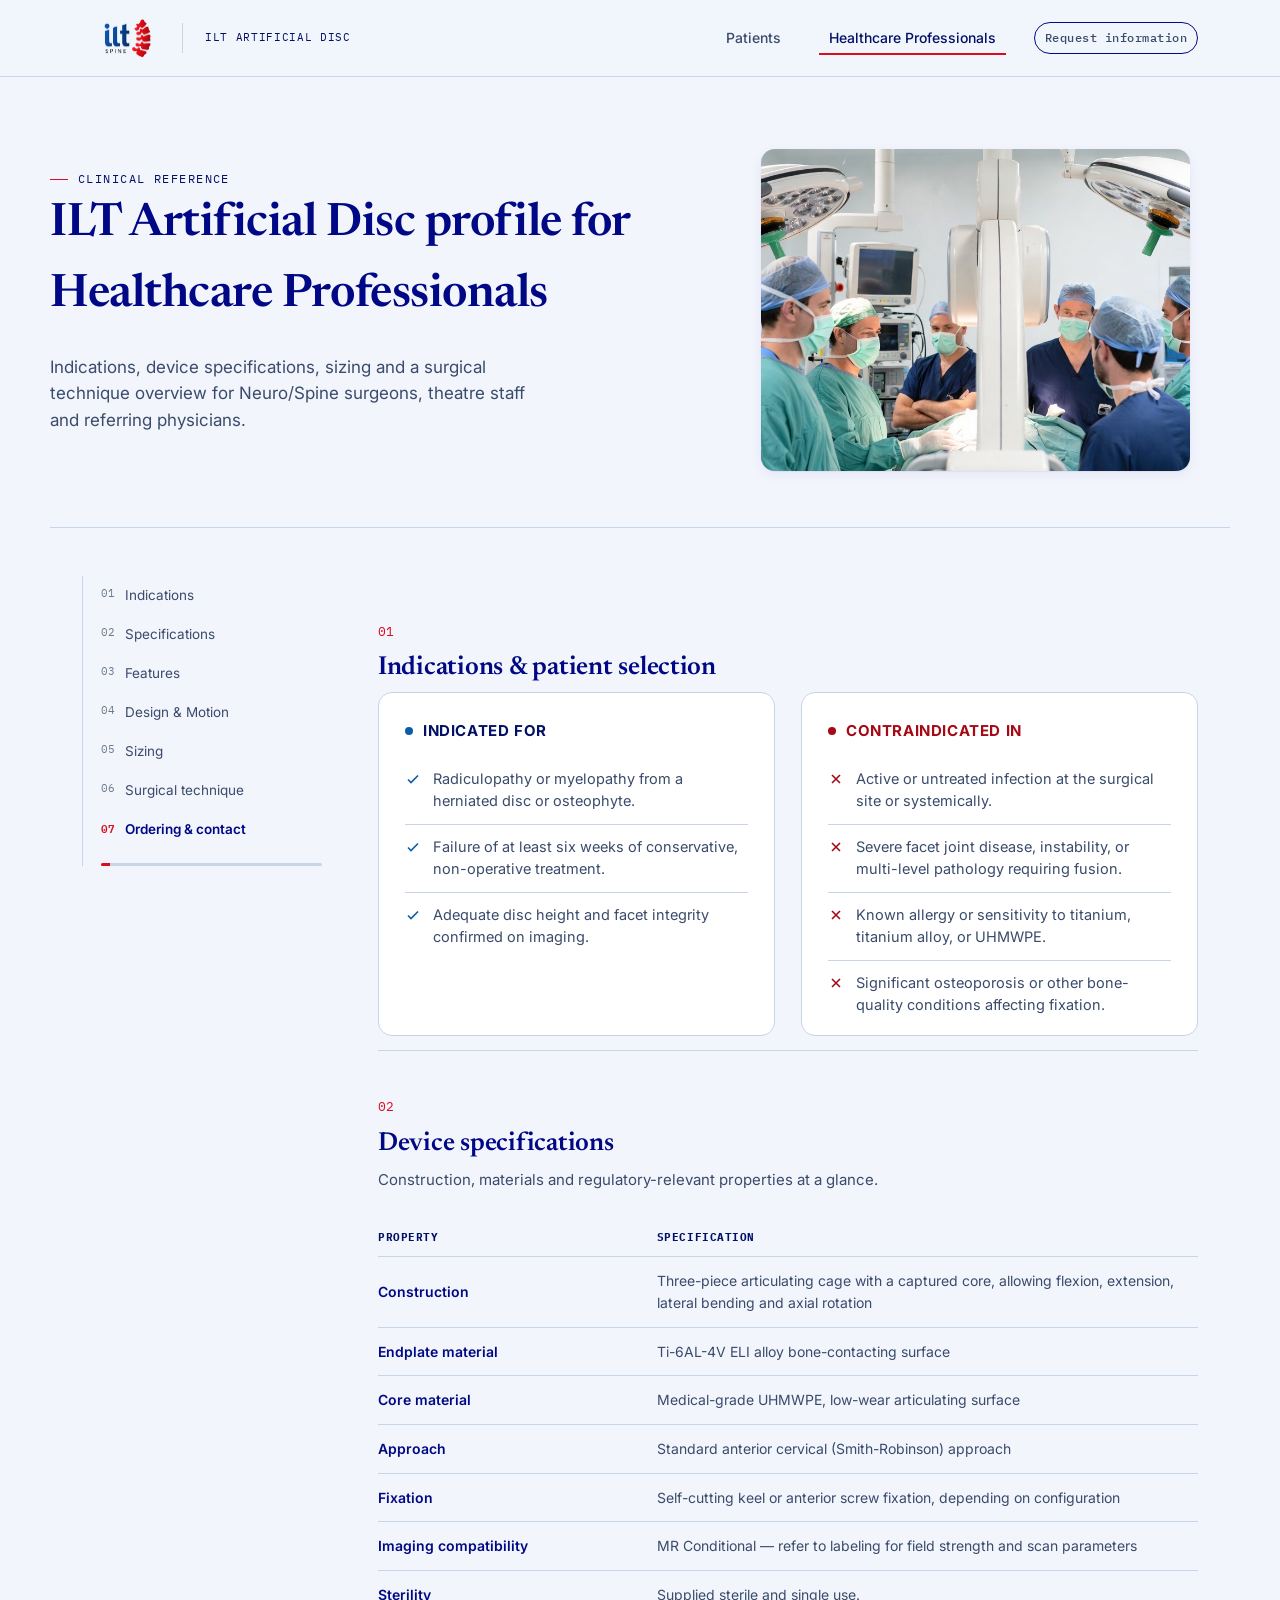
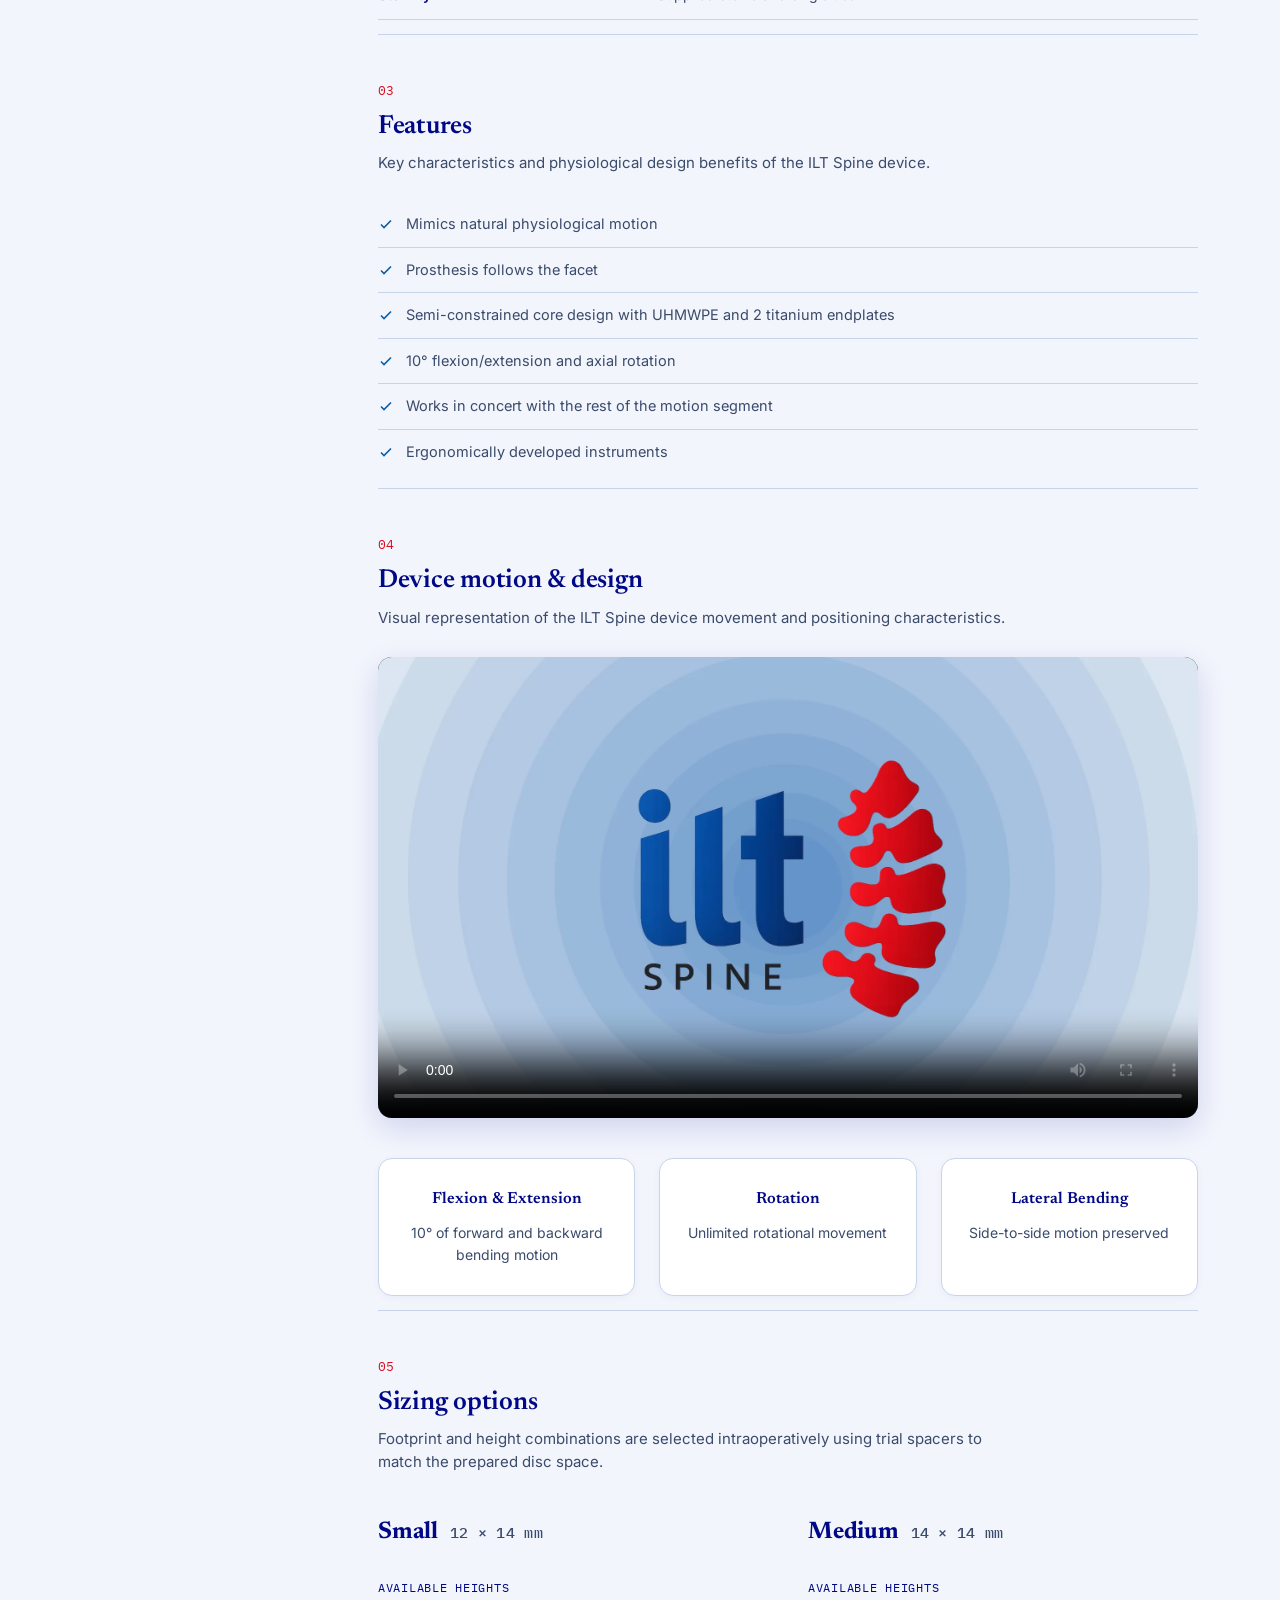
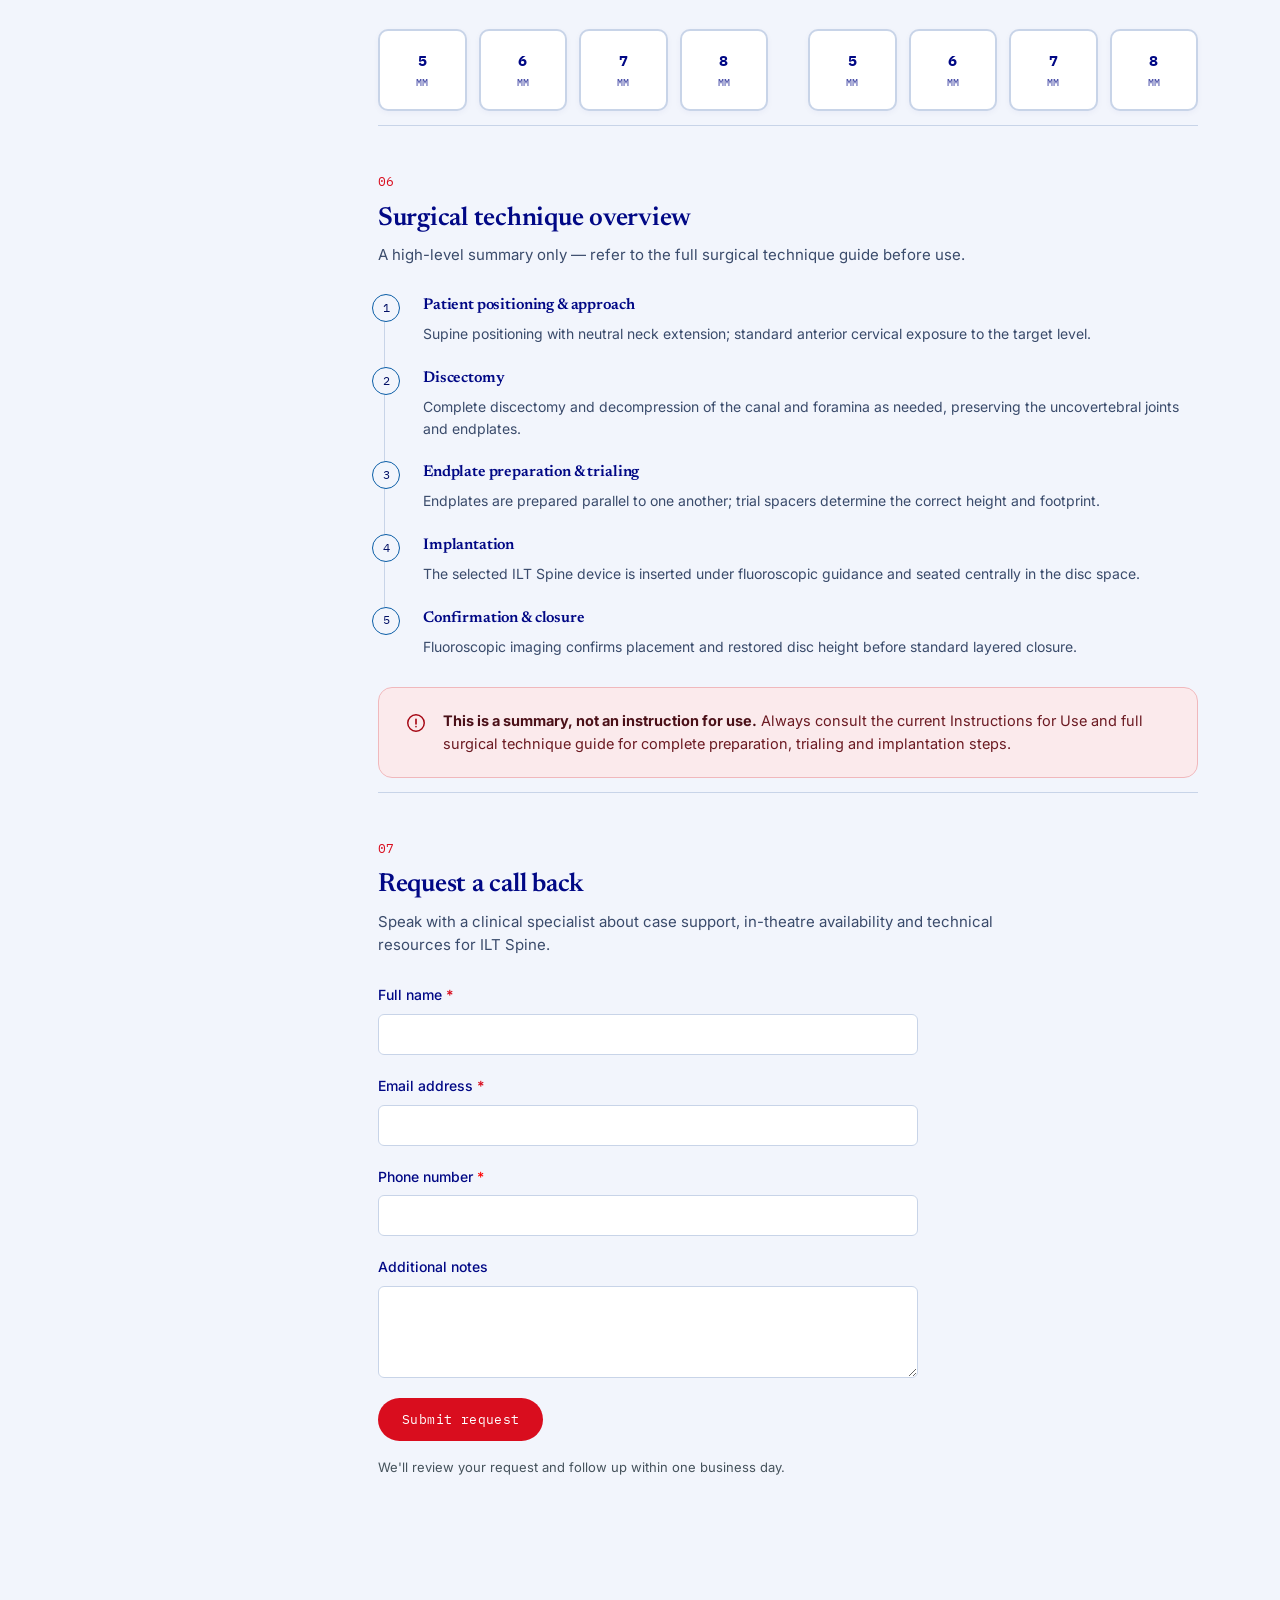
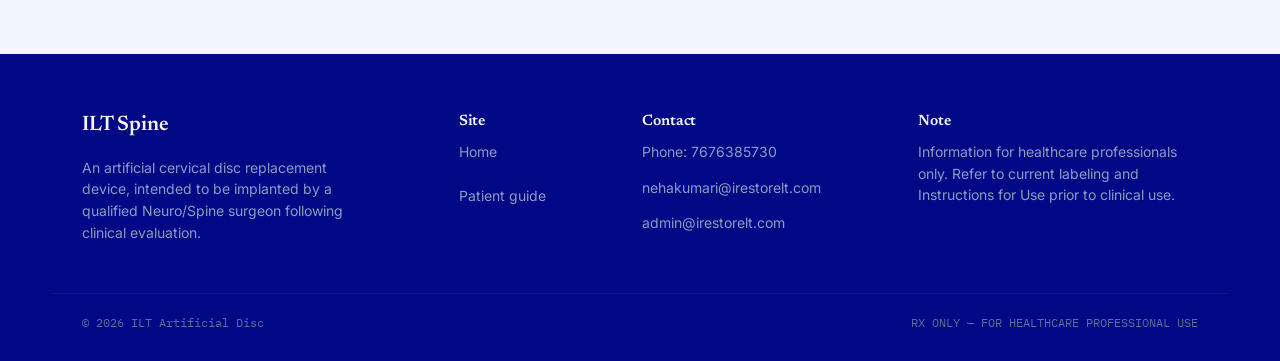
<file: professional.html>
<!DOCTYPE html>
<html lang="en">

<head>
  <meta charset="UTF-8">
  <meta name="viewport" content="width=device-width, initial-scale=1.0">
  <title>Clinical Reference — ILT Spine Cervical Disc Replacement</title>
  <link rel="stylesheet" href="styles.css">
</head>

<body>

  <header class="topbar">
    <div class="topbar-inner">
      <a href="index.html" class="brand">
        <img src="assets/images/Ilt_logo.png" alt="ILT Spine" class="brand-mark" />
        <div class="brand-divider"></div>
        <!-- <span class="brand-name">ILT Spine</span> -->
        <span class="brand-tag">ILT ARTIFICIAL DISC</span>
      </a>
      <nav class="top-links">
        <div class="nav-item">
          <a href="patient.html">Patients</a>
          <div class="nav-dropdown nav-dropdown--patient">
            <div class="nav-dropdown-header">
              <span class="nav-dropdown-title">Patient Guide</span>
            </div>
            <ul>
              <li><a href="patient.html#causes"><span class="icon">→</span> Common causes of neck pain</a></li>
              <li><a href="patient.html#anatomy"><span class="icon">→</span> Cervical spine anatomy</a></li>
              <li><a href="patient.html#consider-surgery"><span class="icon">→</span> When to consider surgery</a></li>
              <li><a href="patient.html#procedures"><span class="icon">→</span> Procedures explained</a></li>
              <li><a href="patient.html#surgical-risks"><span class="icon">→</span> Understanding surgical risks</a>
              </li>
              <li><a href="patient.html#preparation"><span class="icon">→</span> Preparing for surgery</a></li>
              <li><a href="patient.html#implant"><span class="icon">→</span> The implant & correction</a></li>
              <li><a href="patient.html#recovery"><span class="icon">→</span> Post-surgery recovery</a></li>
              <li><a href="patient.html#faq"><span class="icon">→</span> Common questions</a></li>
            </ul>
          </div>
        </div>
        <div class="nav-item">
          <a href="professional.html" class="current">Healthcare Professionals</a>
          <div class="nav-dropdown nav-dropdown--pro">
            <div class="nav-dropdown-header">
              <span class="nav-dropdown-title">Professional Resources</span>
            </div>
            <ul>
              <li><a href="professional.html#indications"><span class="icon">→</span> Indications & patient
                  selection</a></li>
              <li><a href="professional.html#specs"><span class="icon">→</span> Device specifications</a></li>
              <li><a href="professional.html#features"><span class="icon">→</span> Features</a></li>
              <li><a href="professional.html#sizing"><span class="icon">→</span> Sizing</a></li>
              <li><a href="professional.html#technique"><span class="icon">→</span> Surgical technique</a></li>
              <li><a href="professional.html#contact"><span class="icon">→</span> Ordering & contact</a></li>
            </ul>
          </div>
        </div>
        <a href="professional.html#contact" class="pill-link">Request information</a>
      </nav>
      <button class="menu-toggle" aria-label="Open menu" aria-expanded="false">
        <svg width="18" height="14" viewBox="0 0 18 14" fill="none">
          <path d="M0 1H18M0 7H18M0 13H18" stroke="#030A8C" stroke-width="1.6" />
        </svg>
      </button>
    </div>
  </header>

  <main>
    <section class="page-hero wrap">
      <div class="grid">
        <div>
          <span class="eyebrow">Clinical reference</span>
          <h1>ILT Artificial Disc profile for Healthcare Professionals</h1>
          <p class="lede">Indications, device specifications, sizing and a surgical technique overview for Neuro/Spine
            surgeons, theatre staff and referring physicians.</p>
        </div>
        <figure class="hero-img">
          <img src="assets/images/surgical-team.png"
            alt="Surgical team in the operating theatre preparing for a cervical procedure">
        </figure>
      </div>
    </section>

    <div class="layout">
      <aside class="chapter-nav">
        <a href="#indications"><span class="cn">01</span> Indications</a>
        <a href="#specs"><span class="cn">02</span> Specifications</a>
        <a href="#features"><span class="cn">03</span> Features</a>
        <a href="#design"><span class="cn">04</span> Design &amp; Motion</a>
        <a href="#sizing"><span class="cn">05</span> Sizing</a>
        <a href="#technique"><span class="cn">06</span> Surgical technique</a>
        <a href="#contact"><span class="cn">07</span> Ordering &amp; contact</a>
        <div class="progress-track">
          <div class="progress-fill"></div>
        </div>
      </aside>

      <div class="chapters">

        <section class="chapter" id="indications">
          <div class="chapter-head"><span class="cnum">01</span></div>
          <h2>Indications &amp; patient selection</h2>
          <div class="precaution-cols reveal">
            <div class="precaution-block">
              <h3><span class="dot"></span> Indicated for</h3>
              <ul class="check-list">
                <li><svg viewBox="0 0 16 16" fill="none">
                    <path d="M3 8.5L6 11.5L13 4.5" stroke="currentColor" stroke-width="1.6" />
                  </svg> Radiculopathy or myelopathy from a herniated disc or osteophyte.</li>
                <li><svg viewBox="0 0 16 16" fill="none">
                    <path d="M3 8.5L6 11.5L13 4.5" stroke="currentColor" stroke-width="1.6" />
                  </svg> Failure of at least six weeks of conservative, non-operative treatment.</li>
                <li><svg viewBox="0 0 16 16" fill="none">
                    <path d="M3 8.5L6 11.5L13 4.5" stroke="currentColor" stroke-width="1.6" />
                  </svg> Adequate disc height and facet integrity confirmed on imaging.</li>
              </ul>
            </div>
            <div class="precaution-block caution">
              <h3><span class="dot"></span> Contraindicated in</h3>
              <ul class="check-list">
                <li><svg viewBox="0 0 16 16" fill="none">
                    <path d="M4 4L12 12M12 4L4 12" stroke="currentColor" stroke-width="1.6" />
                  </svg> Active or untreated infection at the surgical site or systemically.</li>
                <li><svg viewBox="0 0 16 16" fill="none">
                    <path d="M4 4L12 12M12 4L4 12" stroke="currentColor" stroke-width="1.6" />
                  </svg> Severe facet joint disease, instability, or multi-level pathology requiring fusion.</li>
                <li><svg viewBox="0 0 16 16" fill="none">
                    <path d="M4 4L12 12M12 4L4 12" stroke="currentColor" stroke-width="1.6" />
                  </svg> Known allergy or sensitivity to titanium, titanium alloy, or UHMWPE.</li>
                <li><svg viewBox="0 0 16 16" fill="none">
                    <path d="M4 4L12 12M12 4L4 12" stroke="currentColor" stroke-width="1.6" />
                  </svg> Significant osteoporosis or other bone-quality conditions affecting fixation.</li>
              </ul>
            </div>
          </div>
        </section>

        <section class="chapter" id="specs">
          <div class="chapter-head"><span class="cnum">02</span></div>
          <h2>Device specifications</h2>
          <p class="sub">Construction, materials and regulatory-relevant properties at a glance.</p>

          <table class="spec-table reveal">
            <tr>
              <th>Property</th>
              <th>Specification</th>
            </tr>
            <tr>
              <td>Construction</td>
              <td>Three-piece articulating cage with a captured core, allowing flexion, extension, lateral bending and
                axial rotation</td>
            </tr>
            <tr>
              <td>Endplate material</td>
              <td>Ti-6AL-4V ELI alloy bone-contacting surface</td>
            </tr>
            <tr>
              <td>Core material</td>
              <td>Medical-grade UHMWPE, low-wear articulating surface</td>
            </tr>
            <tr>
              <td>Approach</td>
              <td>Standard anterior cervical (Smith-Robinson) approach</td>
            </tr>
            <tr>
              <td>Fixation</td>
              <td>Self-cutting keel or anterior screw fixation, depending on configuration</td>
            </tr>
            <tr>
              <td>Imaging compatibility</td>
              <td>MR Conditional — refer to labeling for field strength and scan parameters</td>
            </tr>
            <tr>
              <td>Sterility</td>
              <td>Supplied sterile and single use.</td>
            </tr>
          </table>
        </section>

        <section class="chapter" id="features">
          <div class="chapter-head"><span class="cnum">03</span></div>
          <h2>Features</h2>
          <p class="sub">Key characteristics and physiological design benefits of the ILT Spine device.</p>

          <ul class="check-list reveal" style="margin-top:24px;">
            <li><svg viewBox="0 0 16 16" fill="none">
                <path d="M3 8.5L6 11.5L13 4.5" stroke="currentColor" stroke-width="1.6" />
              </svg> Mimics natural physiological motion</li>
            <li><svg viewBox="0 0 16 16" fill="none">
                <path d="M3 8.5L6 11.5L13 4.5" stroke="currentColor" stroke-width="1.6" />
              </svg> Prosthesis follows the facet</li>
            <li><svg viewBox="0 0 16 16" fill="none">
                <path d="M3 8.5L6 11.5L13 4.5" stroke="currentColor" stroke-width="1.6" />
              </svg> Semi-constrained core design with UHMWPE and 2 titanium endplates</li>
            <li><svg viewBox="0 0 16 16" fill="none">
                <path d="M3 8.5L6 11.5L13 4.5" stroke="currentColor" stroke-width="1.6" />
              </svg> 10° flexion/extension and axial rotation</li>
            <li><svg viewBox="0 0 16 16" fill="none">
                <path d="M3 8.5L6 11.5L13 4.5" stroke="currentColor" stroke-width="1.6" />
              </svg> Works in concert with the rest of the motion segment</li>
            <li><svg viewBox="0 0 16 16" fill="none">
                <path d="M3 8.5L6 11.5L13 4.5" stroke="currentColor" stroke-width="1.6" />
              </svg> Ergonomically developed instruments</li>
          </ul>
        </section>

        <section class="chapter" id="design">
          <div class="chapter-head"><span class="cnum">04</span></div>
          <h2>Device motion & design</h2>
          <p class="sub">Visual representation of the ILT Spine device movement and positioning characteristics.</p>

          <div class="video-container">
            <video id="motionVideo" width="100%" height="auto" controls
              poster="assets/images/ILT_Animation_thumbnail.png">
              <source src="assets/Video/ILT_Animation_no_water.mp4" type="video/mp4">
              Your browser does not support the video tag.
            </video>
          </div>
          <div class="video-features">
            <div class="feature-item">
              <span class="feature-label">Flexion & Extension</span>
              <p>10° of forward and backward bending motion</p>
            </div>
            <div class="feature-item">
              <span class="feature-label">Rotation</span>
              <p>Unlimited rotational movement</p>
            </div>
            <div class="feature-item">
              <span class="feature-label">Lateral Bending</span>
              <p>Side-to-side motion preserved</p>
            </div>
          </div>
        </section>

        <section class="chapter" id="sizing">
          <div class="chapter-head"><span class="cnum">05</span></div>
          <h2>Sizing options</h2>
          <p class="sub">Footprint and height combinations are selected intraoperatively using trial spacers to match
            the prepared disc space.</p>

          <div class="sizing-matrix reveal">
            <div class="footprint-option">
              <div class="footprint-header">
                <h3>Small</h3>
                <p class="footprint-dim">12 × 14 mm</p>
              </div>
              <span class="height-options-label">Available heights</span>
              <div class="height-options">
                <button class="height-btn">5<span>mm</span></button>
                <button class="height-btn">6<span>mm</span></button>
                <button class="height-btn">7<span>mm</span></button>
                <button class="height-btn">8<span>mm</span></button>
              </div>
            </div>

            <div class="footprint-option">
              <div class="footprint-header">
                <h3>Medium</h3>
                <p class="footprint-dim">14 × 14 mm</p>
              </div>
              <span class="height-options-label">Available heights</span>
              <div class="height-options">
                <button class="height-btn">5<span>mm</span></button>
                <button class="height-btn">6<span>mm</span></button>
                <button class="height-btn">7<span>mm</span></button>
                <button class="height-btn">8<span>mm</span></button>
              </div>
            </div>
          </div>
        </section>

        <section class="chapter" id="technique">
          <div class="chapter-head"><span class="cnum">06</span></div>
          <h2>Surgical technique overview</h2>
          <p class="sub">A high-level summary only — refer to the full surgical technique guide before use.</p>

          <ol class="step-list reveal" style="margin-top:18px;">
            <li class="step">
              <h4>Patient positioning &amp; approach</h4>
              <p>Supine positioning with neutral neck extension; standard anterior cervical exposure to the target
                level.</p>
            </li>
            <li class="step">
              <h4>Discectomy</h4>
              <p>Complete discectomy and decompression of the canal and foramina as needed, preserving the uncovertebral
                joints and endplates.</p>
            </li>
            <li class="step">
              <h4>Endplate preparation &amp; trialing</h4>
              <p>Endplates are prepared parallel to one another; trial spacers determine the correct height and
                footprint.</p>
            </li>
            <li class="step">
              <h4>Implantation</h4>
              <p>The selected ILT Spine device is inserted under fluoroscopic guidance and seated centrally in the disc
                space.</p>
            </li>
            <li class="step">
              <h4>Confirmation &amp; closure</h4>
              <p>Fluoroscopic imaging confirms placement and restored disc height before standard layered closure.</p>
            </li>
          </ol>

          <div class="callout reveal">
            <svg viewBox="0 0 24 24" fill="none">
              <circle cx="12" cy="12" r="9" stroke="currentColor" stroke-width="1.6" />
              <path d="M12 8V13M12 16H12.01" stroke="currentColor" stroke-width="1.8" stroke-linecap="round" />
            </svg>
            <p><strong>This is a summary, not an instruction for use.</strong> Always consult the current Instructions
              for Use and full surgical technique guide for complete preparation, trialing and implantation steps.</p>
          </div>
        </section>

        <section class="chapter" id="contact">
          <div class="chapter-head"><span class="cnum">07</span></div>
          <h2>Request a call back</h2>
          <p class="sub">Speak with a clinical specialist about case support, in-theatre availability and technical
            resources for ILT Spine.</p>

          <div class="contact-form-wrapper reveal">
            <form id="contact-form" class="contact-form" method="POST"
              action="https://formsubmit.co/yellowbean94@gmail.com">
              <div class="form-group">
                <label for="name">Full name <span class="required">*</span></label>
                <input type="text" id="name" name="name" required placeholder="">
              </div>

              <div class="form-group">
                <label for="email">Email address <span class="required">*</span></label>
                <input type="email" id="email" name="email" required placeholder="">
              </div>

              <div class="form-group">
                <label for="phone">Phone number<span style="color: #FF0000;"> *</span></label>
                <input type="tel" id="phone" name="phone" placeholder="">
              </div>

              <div class="form-group">
                <label for="message">Additional notes</label>
                <textarea id="message" name="message" rows="4" placeholder=""></textarea>
              </div>

              <input type="hidden" name="_subject" value="ILT Spine - Callback Request">
              <input type="hidden" name="_captcha" value="false">
              <button type="submit" class="btn">Submit request</button>
            </form>
            <p class="form-note" style="margin-top: 16px; font-size: 13px; color: #45525B;">We'll review your request
              and follow up within one business day.</p>
          </div>
        </section>

      </div>
    </div>
  </main>

  <footer>
    <div class="wrap">
      <div class="foot-col">
        <a href="index.html" class="brand" style="margin-bottom:14px;display:inline-flex;">
          <span class="brand-name" style="color:#F7F3EA;">ILT Spine</span>
        </a>
        <p style="max-width:280px;">An artificial cervical disc replacement device, intended to be implanted by a
          qualified Neuro/Spine surgeon following clinical evaluation.</p>
      </div>
      <div class="foot-col">
        <h4>Site</h4>
        <p><a href="index.html">Home</a></p>
        <div class="footer-nav-item">
          <a href="patient.html">Patient guide</a>
          <div class="footer-nav-dropdown">
            <div class="footer-nav-dropdown-header">
              <span class="footer-nav-dropdown-title">Patient Guide</span>
            </div>
            <ul>
              <li><a href="patient.html#causes"><span class="icon">→</span> Common causes of neck pain</a></li>
              <li><a href="patient.html#anatomy"><span class="icon">→</span> Cervical spine anatomy</a></li>
              <li><a href="patient.html#consider-surgery"><span class="icon">→</span> When to consider surgery</a></li>
              <li><a href="patient.html#procedures"><span class="icon">→</span> Procedures explained</a></li>
              <li><a href="patient.html#surgical-risks"><span class="icon">→</span> Understanding surgical risks</a>
              </li>
              <li><a href="patient.html#preparation"><span class="icon">→</span> Preparing for surgery</a></li>
              <li><a href="patient.html#implant"><span class="icon">→</span> The implant & correction</a></li>
              <li><a href="patient.html#recovery"><span class="icon">→</span> Post-surgery recovery</a></li>
              <li><a href="patient.html#faq"><span class="icon">→</span> Common questions</a></li>
            </ul>
          </div>
        </div>
      </div>
      <div class="foot-col">
        <h4>Contact</h4>
        <p><a href="tel:7676385730">Phone: 7676385730</a></p>
        <p><a href="mailto:nehakumari@irestorelt.com">nehakumari@irestorelt.com</a></p>
        <p><a href="mailto:admin@irestorelt.com">admin@irestorelt.com</a></p>
      </div>
      <div class="foot-col">
        <h4>Note</h4>
        <p style="max-width:280px;">Information for healthcare professionals only. Refer to current labeling and
          Instructions for Use prior to clinical use.</p>
      </div>
    </div>
    <div class="foot-bottom">
      <span>© 2026 ILT Artificial Disc</span>
      <span>RX ONLY — FOR HEALTHCARE PROFESSIONAL USE</span>
    </div>
  </footer>

  <script src="script.js"></script>
</body>

</html>
</file>
<file: styles.css>
/* =========================================================
   AXIS-C — Artificial Cervical Disc Replacement Cage
   Design tokens — ILT Spine brand
   ========================================================= */
@import url('https://fonts.googleapis.com/css2?family=Newsreader:ital,opsz,wght@0,6..72,400;0,6..72,500;0,6..72,600;1,6..72,500&family=Inter:wght@400;500;600;700&family=IBM+Plex+Mono:wght@400;500&display=swap');

:root {
  /* ── ILT Spine Palette ──────────────────────────────── */
  --ink: #010885;
  /* deep navy — primary text / headers */
  --blue: #0A5DA6;
  /* ILT mid-blue — primary brand / actions */
  --blue-deep: #021066;
  /* pressed / dark navy */
  --blue-soft: #E6EDF8;
  /* tinted blue surface */
  --ivory: #F2F5FC;
  /* cool blue-white — base background */
  --ivory-deep: #E2E8F4;
  /* slightly deeper panel */
  --red: #D90D1E;
  /* ILT vivid red — accent / highlight */
  --red-deep: #A60815;
  /* ILT deep red — pressed / shadow */
  --red-soft: #FBEAEC;
  /* tinted red surface */
  --titanium: #A0ADBC;
  /* implant material grey */
  --titanium-d: #6B7A8A;
  /* implant shadow grey */
  --slate: #3A4B6B;
  /* secondary text (blue-tinted slate) */
  --line: #C8D4E8;
  /* hairline rule on ivory */
  --line-cool: #B8C8DC;
  /* hairline rule on blue surfaces */
  --white: #FFFFFF;
  --danger: #A60815;
  /* reuse red-deep for danger */

  /* Type */
  --f-display: 'Newsreader', Georgia, serif;
  --f-body: 'Inter', -apple-system, BlinkMacSystemFont, 'Segoe UI', sans-serif;
  --f-mono: 'IBM Plex Mono', 'SFMono-Regular', Consolas, monospace;

  --radius: 6px;
  --radius-lg: 14px;
  --shadow-1: 0 1px 2px rgba(3, 10, 140, 0.06), 0 4px 14px rgba(3, 10, 140, 0.06);
  --shadow-2: 0 10px 30px rgba(3, 10, 140, 0.14);
  --maxw: 1180px;
}

* {
  box-sizing: border-box;
}

html {
  scroll-behavior: smooth;
}

body {
  margin: 0;
  font-family: var(--f-body);
  color: var(--ink);
  background: var(--ivory);
  -webkit-font-smoothing: antialiased;
  line-height: 1.55;
}

img {
  max-width: 100%;
  display: block;
}

a {
  color: inherit;
  text-decoration: none;
}

h1,
h2,
h3,
h4 {
  font-family: var(--f-display);
  font-weight: 600;
  margin: 0 0 0.5em;
  letter-spacing: -0.01em;
  color: var(--ink);
}

p {
  margin: 0 0 1em;
  color: var(--slate);
}

.eyebrow {
  font-family: var(--f-mono);
  font-size: 12px;
  letter-spacing: 0.12em;
  text-transform: uppercase;
  color: var(--blue-deep);
  display: flex;
  align-items: center;
  gap: 10px;
}

.eyebrow::before {
  content: "";
  width: 18px;
  height: 1px;
  background: var(--red);
  /* red accent bar — ILT brand mark echo */
  display: inline-block;
}

.wrap {
  max-width: var(--maxw);
  margin: 0 auto;
  padding: 0 32px;
  position: relative;
  z-index: 1;
}

@media (max-width:640px) {
  .wrap {
    padding: 0 20px;
  }
}

:focus-visible {
  outline: 2px solid var(--red);
  outline-offset: 3px;
}

@media (prefers-reduced-motion: reduce) {
  * {
    animation-duration: 0.001ms !important;
    animation-iteration-count: 1 !important;
    transition-duration: 0.001ms !important;
    scroll-behavior: auto !important;
  }
}

/* ---------------------------------------------------------
   Top bar
   --------------------------------------------------------- */
.topbar {
  position: sticky;
  top: 0;
  z-index: 50;
  background: rgba(242, 245, 252, 0.93);
  backdrop-filter: blur(8px);
  border-bottom: 1px solid var(--line);
}

.topbar-inner {
  max-width: var(--maxw);
  margin: 0 auto;
  padding: 18px 32px;
  display: flex;
  align-items: center;
  justify-content: space-between;
}

.brand {
  display: flex;
  align-items: center;
  gap: 10px;
}

.brand-mark {
  width: 90px;
  height: 40px;
  flex: none;
  object-fit: contain;
}

.brand-divider {
  width: 1px;
  height: 30px;
  background: var(--line);
}

.brand-name {
  font-family: var(--f-display);
  font-size: 21px;
  font-weight: 600;
  color: var(--ink);
}

.brand-tag {
  font-family: var(--f-mono);
  font-size: 11px;
  color: var(--blue-deep);
  letter-spacing: 0.06em;
  margin-left: 12px;
}

.top-links {
  display: flex;
  align-items: center;
  gap: 28px;
  font-size: 14px;
  font-weight: 500;
}

.top-links .nav-item {
  position: relative;
}

.top-links .nav-item > a {
  color: var(--slate);
  position: relative;
  padding: 6px 10px;
}

.top-links .nav-item > a:hover {
  color: var(--ink);
}

.top-links a {
  color: var(--slate);
  position: relative;
  padding: 6px 10px;
}

.top-links a:hover {
  color: var(--ink);
}

.top-links a.current {
  color: var(--blue-deep);
}

.top-links a.current::after {
  content: "";
  position: absolute;
  left: 0;
  right: 0;
  bottom: -3px;
  height: 2px;
  background: var(--red);
}

.pill-link {
  font-family: var(--f-mono);
  font-size: 12px;
  letter-spacing: 0.04em;
  border: 1px solid var(--ink);
  border-radius: 999px;
  padding: 7px 16px;
  color: var(--ink);
}

.pill-link:hover {
  background: var(--ink);
  color: var(--ivory) !important;
}

.menu-toggle {
  display: none;
}

@media (max-width:760px) {
  .top-links {
    display: none;
  }

  .menu-toggle {
    display: inline-flex;
    width: 34px;
    height: 34px;
    align-items: center;
    justify-content: center;
    border: 1px solid var(--line);
    border-radius: 6px;
    background: none;
  }
}

/* ---------------------------------------------------------
   Footer
   --------------------------------------------------------- */
footer {
  background: var(--ink);
  color: #B8C4E0;
  padding: 56px 0 28px;
  margin-top: 60px;
}

footer .wrap {
  display: flex;
  justify-content: space-between;
  gap: 40px;
  flex-wrap: wrap;
}

footer h4 {
  color: var(--ivory);
  font-size: 15px;
}

footer .foot-col p,
footer .foot-col a {
  color: #8A9DC0;
  font-size: 14px;
}

footer .foot-col a:hover {
  color: var(--ivory);
}

.foot-bottom {
  max-width: var(--maxw);
  margin: 36px auto 0;
  padding: 20px 32px 0;
  border-top: 1px solid #141E5C;
  display: flex;
  justify-content: space-between;
  gap: 16px;
  flex-wrap: wrap;
  font-size: 12px;
  color: #5C6E99;
  font-family: var(--f-mono);
}

/* ===========================================================
   HOME — split chooser
   =========================================================== */
.home-hero {
  padding: 48px 0 60px;
  background: var(--ivory);
}

.hero-content {
  display: grid;
  grid-template-columns: 1fr 1fr;
  gap: 60px;
  align-items: center;
}

.hero-text {
  text-align: left;
}

.home-hero .eyebrow {
  display: inline-block;
  margin-bottom: 20px;
}

.home-hero h1 {
  font-size: clamp(36px, 5vw, 56px);
  margin: 0 0 20px;
  line-height: 1.2;
}

.home-hero p.lede {
  max-width: none;
  margin: 0;
  font-size: 17px;
  line-height: 1.6;
  color: var(--slate);
}

.hero-image {
  display: flex;
  align-items: center;
  justify-content: center;
  min-height: 450px;
  background: transparent;
  border-radius: var(--radius-lg);
  overflow: hidden;
}

.hero-image img {
  width: 100%;
  height: 100%;
  object-fit: contain;
  padding: 20px;
  transform: scale(1.3);
}

@media (max-width: 900px) {
  .hero-content {
    grid-template-columns: 1fr;
    gap: 40px;
  }

  .hero-text {
    text-align: center;
  }

  .home-hero .eyebrow {
    justify-content: center;
  }

  .hero-image {
    min-height: 350px;
  }
}

.chooser {
  display: grid;
  grid-template-columns: 1fr 1fr;
  gap: 2px;
  background: var(--line);
  margin: 36px auto 60px;
  max-width: var(--maxw);
  border-radius: var(--radius-lg);
  overflow: hidden;
  box-shadow: var(--shadow-2);
}

@media (max-width:760px) {
  .chooser {
    grid-template-columns: 1fr;
    margin-left: 20px;
    margin-right: 20px;
  }
}

.choice-card {
  position: relative;
  background: var(--white);
  padding: 54px 44px 48px;
  display: flex;
  flex-direction: column;
  min-height: 420px;
  overflow: hidden;
  transition: background .35s ease;
}

.choice-card.patient {
  background: var(--ivory);
}

.choice-card.pro {
  background: #020B5A;
  color: #CDD8EF;
}

/* deep navy for professional card */
.choice-card.pro h2,
.choice-card.pro .eyebrow {
  color: #E8EEFA;
}

.choice-card.pro .eyebrow::before {
  background: var(--red);
}

.choice-card.pro p {
  color: #8A9DC0;
}

.choice-figure {
  position: absolute;
  right: -30px;
  bottom: -30px;
  width: 230px;
  height: 230px;
  opacity: 0.9;
  pointer-events: none;
}

.choice-card.patient .choice-figure {
  opacity: 0.5;
}

.choice-card .eyebrow {
  margin-bottom: 18px;
}

.choice-card h2 {
  font-size: 30px;
  max-width: 300px;
  margin-bottom: 10px;
}

.choice-card p {
  max-width: 340px;
  position: relative;
  z-index: 2;
}

.choice-cta {
  margin-top: auto;
  display: inline-flex;
  align-items: center;
  gap: 10px;
  font-family: var(--f-mono);
  font-size: 13px;
  letter-spacing: 0.04em;
  padding-top: 28px;
}

.choice-card.patient .choice-cta {
  color: var(--blue-deep);
}

.choice-card.pro .choice-cta {
  color: var(--titanium);
}

.choice-cta svg {
  width: 16px;
  height: 16px;
  transition: transform .25s ease;
}

.choice-card:hover .choice-cta svg {
  transform: translateX(5px);
}

.choice-card:hover {
  transform: none;
}

.choice-card.patient:hover {
  background: var(--blue-soft);
}

.choice-card.pro:hover {
  background: #010840;
}

.choice-card::after {
  content: "";
  position: absolute;
  inset: 0;
  border: 1px solid transparent;
  transition: border-color .3s;
}

.choice-card-link {
  text-decoration: none;
  color: inherit;
  display: flex;
  flex-direction: column;
  position: absolute;
  inset: 0;
  padding: 54px 44px 48px;
  z-index: 2;
}

.choice-dropdown {
  opacity: 0;
  visibility: hidden;
  max-height: 0;
  overflow: hidden;
  transition: opacity 0.3s ease, max-height 0.3s ease;
  margin-top: 20px;
}

.choice-card:hover .choice-dropdown {
  opacity: 1;
  visibility: visible;
  max-height: 500px;
}

.choice-dropdown h4 {
  font-size: 13px;
  letter-spacing: 0.04em;
  margin-bottom: 12px;
  font-weight: 600;
}

.choice-card.pro .choice-dropdown h4 {
  color: #8A9DC0;
}

.choice-card.patient .choice-dropdown h4 {
  color: var(--blue-deep);
}

.choice-dropdown ul {
  list-style: none;
  padding: 0;
  margin: 0;
  display: flex;
  flex-direction: column;
  gap: 8px;
}

.choice-dropdown li a {
  font-size: 13px;
  text-decoration: none;
  line-height: 1.4;
  transition: opacity 0.2s ease;
  opacity: 0.85;
}

.choice-card.patient .choice-dropdown li a {
  color: var(--blue-deep);
}

.choice-card.pro .choice-dropdown li a {
  color: #8A9DC0;
}

.choice-dropdown li a:hover {
  opacity: 1;
}

.home-strip {
  border-top: 1px solid var(--line);
  padding: 46px 0 70px;
}

.strip-grid {
  display: grid;
  grid-template-columns: repeat(3, 1fr);
  gap: 36px;
}

@media (max-width:760px) {
  .strip-grid {
    grid-template-columns: 1fr;
    gap: 28px;
  }
}

.strip-item .num {
  font-family: var(--f-mono);
  font-size: 12px;
  color: var(--red);
  display: block;
  margin-bottom: 10px;
}

.strip-item h4 {
  font-size: 17px;
  margin-bottom: 6px;
}

.strip-item p {
  font-size: 14px;
  margin: 0;
}

/* ===========================================================
   PATIENT / PROFESSIONAL PAGE LAYOUT — chapters
   =========================================================== */
.page-hero {
  padding: 56px 0 40px;
  border-bottom: 1px solid var(--line);
}

.page-hero .grid {
  display: grid;
  grid-template-columns: 1.1fr 0.9fr;
  gap: 48px;
  align-items: center;
}

@media (max-width:820px) {
  .page-hero .grid {
    grid-template-columns: 1fr;
  }
}

.page-hero h1 {
  font-size: clamp(30px, 4.2vw, 46px);
}

.page-hero p.lede {
  font-size: 17px;
  max-width: 480px;
}

.page-hero .hero-img {
  border-radius: var(--radius-lg);
  overflow: hidden;
  aspect-ratio: 4/3;
  background: var(--ivory-deep);
  box-shadow: var(--shadow-1);
}

.hero-img img {
  width: 100%;
  height: 100%;
  object-fit: cover;
}

.img-caption {
  font-family: var(--f-mono);
  font-size: 11px;
  color: var(--slate);
  margin-top: 8px;
  letter-spacing: 0.02em;
}

.layout {
  display: grid;
  grid-template-columns: 240px 1fr;
  gap: 56px;
  max-width: var(--maxw);
  margin: 0 auto;
  padding: 48px 32px 0;
}

@media (max-width:900px) {
  .layout {
    grid-template-columns: 1fr;
    padding: 36px 20px 0;
  }
}

.chapter-nav {
  position: sticky;
  top: 90px;
  align-self: start;
  border-left: 1px solid var(--line);
  padding-left: 18px;
}

@media (max-width:900px) {
  .chapter-nav {
    position: static;
    border-left: none;
    padding-left: 0;
    display: flex;
    overflow-x: auto;
    gap: 18px;
    border-bottom: 1px solid var(--line);
    padding-bottom: 14px;
    margin-bottom: 8px;
  }
}

.chapter-nav a {
  display: flex;
  gap: 10px;
  font-size: 13.5px;
  color: var(--slate);
  padding: 9px 0;
  white-space: nowrap;
}

.chapter-nav a .cn {
  font-family: var(--f-mono);
  font-size: 11px;
  color: var(--titanium-d);
}

.chapter-nav a.active {
  color: var(--ink);
  font-weight: 600;
}

.chapter-nav a.active .cn {
  color: var(--red);
}

.chapter-nav .progress-track {
  height: 3px;
  background: var(--line);
  border-radius: 2px;
  margin-top: 14px;
  overflow: hidden;
}

.chapter-nav .progress-fill {
  height: 100%;
  width: 8%;
  background: var(--red);
  transition: width .25s ease;
}

@media (max-width:900px) {
  .chapter-nav .progress-track {
    display: none;
  }
}

.chapters {
  display: flex;
  flex-direction: column;
  gap: 0;
  padding-bottom: 90px;
}

.chapter {
  padding: 46px 0 14px;
  border-bottom: 1px solid var(--line);
  scroll-margin-top: 90px;
}

.chapter:last-child {
  border-bottom: none;
}

.chapter-head {
  display: flex;
  align-items: baseline;
  gap: 14px;
  margin-bottom: 6px;
}

.chapter-head .cnum {
  font-family: var(--f-mono);
  font-size: 13px;
  color: var(--red);
}

.chapter h2 {
  font-size: 26px;
  margin-bottom: 4px;
}

.chapter .sub {
  color: var(--slate);
  font-size: 15px;
  margin-bottom: 28px;
  max-width: 640px;
}

/* Reveal-on-scroll */
.reveal {
  opacity: 0;
  transform: translateY(16px);
  transition: opacity .6s ease, transform .6s ease;
}

.reveal.in {
  opacity: 1;
  transform: translateY(0);
}

/* ---- Precaution cards ---- */
.precaution-cols {
  display: grid;
  grid-template-columns: 1fr 1fr;
  gap: 26px;
}

@media (max-width:680px) {
  .precaution-cols {
    grid-template-columns: 1fr;
  }
}

.precaution-block {
  background: var(--white);
  border: 1px solid var(--line);
  border-radius: var(--radius-lg);
  padding: 26px 26px 8px;
}

.precaution-block h3 {
  font-family: var(--f-body);
  font-weight: 700;
  font-size: 15px;
  display: flex;
  align-items: center;
  gap: 10px;
  text-transform: uppercase;
  letter-spacing: 0.04em;
  color: var(--blue-deep);
}

.precaution-block.caution h3 {
  color: var(--danger);
}

.precaution-block h3 .dot {
  width: 8px;
  height: 8px;
  border-radius: 50%;
  background: var(--blue);
  display: inline-block;
}

.precaution-block.caution h3 .dot {
  background: var(--danger);
}

ul.check-list {
  list-style: none;
  margin: 14px 0 0;
  padding: 0;
}

ul.check-list li {
  display: flex;
  gap: 12px;
  padding: 11px 0;
  border-top: 1px solid var(--line);
  font-size: 14.5px;
  color: var(--slate);
}

ul.check-list li:first-child {
  border-top: none;
}

ul.check-list li svg {
  flex: none;
  width: 16px;
  height: 16px;
  margin-top: 3px;
  color: var(--blue);
}

.precaution-block.caution svg {
  color: var(--danger);
}

.timeline-bar {
  display: flex;
  align-items: stretch;
  gap: 0;
  margin-top: 34px;
  border: 1px solid var(--line);
  border-radius: var(--radius-lg);
  overflow: hidden;
  background: var(--white);
}

.timeline-bar .tl-step {
  flex: 1;
  padding: 18px 18px 18px;
  border-right: 1px solid var(--line);
  position: relative;
}

.timeline-bar .tl-step:last-child {
  border-right: none;
}

.timeline-bar .tl-step .tl-when {
  font-family: var(--f-mono);
  font-size: 11px;
  color: var(--red);
  display: block;
  margin-bottom: 8px;
}

.timeline-bar .tl-step p {
  font-size: 13.5px;
  margin: 0;
  color: var(--slate);
}

@media (max-width:760px) {
  .timeline-bar {
    flex-direction: column;
  }

  .timeline-bar .tl-step {
    border-right: none;
    border-bottom: 1px solid var(--line);
  }
}

/* ---- Anatomy chapter ---- */
.anatomy-grid {
  display: grid;
  grid-template-columns: 0.95fr 1.05fr;
  gap: 48px;
  align-items: start;
}

@media (max-width:820px) {
  .anatomy-grid {
    grid-template-columns: 1fr;
  }
}

.anatomy-figure {
  background: var(--blue-soft);
  border-radius: var(--radius-lg);
  padding: 28px;
  display: flex;
  align-items: center;
  justify-content: center;
}

.anatomy-figure svg {
  width: 100%;
  height: auto;
  max-width: 340px;
}

.vert-label-list {
  margin-top: 22px;
  display: grid;
  grid-template-columns: 1fr 1fr;
  gap: 8px 18px;
}

.vert-label-list div {
  font-family: var(--f-mono);
  font-size: 12px;
  color: var(--slate);
  display: flex;
  justify-content: space-between;
  border-bottom: 1px dashed var(--line-cool);
  padding-bottom: 6px;
}

.vert-label-list span {
  color: var(--ink);
  font-weight: 600;
}

.proc-grid {
  margin-top: 10px;
  display: grid;
  grid-template-columns: repeat(3, 1fr);
  gap: 22px;
}

@media (max-width:820px) {
  .proc-grid {
    grid-template-columns: 1fr;
  }
}

.proc-card {
  background: var(--white);
  border: 1px solid var(--line);
  border-radius: var(--radius-lg);
  padding: 24px;
  display: flex;
  flex-direction: column;
}

.proc-card .proc-icon {
  width: 38px;
  height: 38px;
  color: var(--blue);
  margin-bottom: 14px;
}

.proc-card h4 {
  font-size: 16.5px;
  margin-bottom: 8px;
}

.proc-card p {
  font-size: 14px;
  margin: 0 0 16px;
}

.proc-card .btn-secondary {
  display: inline-block;
  margin-top: auto;
}

.proc-card.featured {
  border-color: var(--blue);
  background: linear-gradient(180deg, var(--blue-soft), var(--white));
}

.proc-card .proc-tag {
  font-family: var(--f-mono);
  font-size: 10.5px;
  color: var(--blue-deep);
  letter-spacing: 0.05em;
  text-transform: uppercase;
  display: inline-block;
  margin-bottom: 10px;
}

/* ---- Implant / animation chapter ---- */
.implant-stage {
  background: #020B5A;
  /* deep navy — ILT brand dark */
  border-radius: var(--radius-lg);
  padding: 38px 38px 26px;
  color: #CDD8EF;
}

.implant-stage-top {
  display: flex;
  justify-content: space-between;
  align-items: flex-start;
  flex-wrap: wrap;
  gap: 14px;
  margin-bottom: 20px;
}

.implant-stage h3 {
  color: #E8EEFA;
  font-size: 19px;
  margin-bottom: 4px;
}

.implant-stage .stage-note {
  font-size: 13px;
  color: #7A94C0;
  margin: 0;
  max-width: 420px;
}

.anim-toggle {
  display: inline-flex;
  border: 1px solid #1A2A7A;
  border-radius: 999px;
  overflow: hidden;
  font-family: var(--f-mono);
  font-size: 12px;
}

.anim-toggle button {
  background: none;
  border: none;
  color: #7A94C0;
  padding: 9px 18px;
  cursor: pointer;
  letter-spacing: 0.03em;
}

.anim-toggle button.active {
  background: var(--red);
  color: #FFF0F1;
  font-weight: 600;
}

.anim-canvas {
  background: #010840;
  border-radius: 10px;
  padding: 14px;
  display: flex;
  justify-content: center;
}

.anim-canvas svg {
  width: 100%;
  max-width: 560px;
  height: auto;
}

/* ---- Implant correction animation states ---- */
.anim-canvas svg .vert-top,
.anim-canvas svg .vert-bottom {
  transition: transform .8s cubic-bezier(.2, .7, .3, 1);
  transform-box: fill-box;
}

.anim-canvas svg .bulge {
  transition: opacity .5s ease, transform .5s ease;
  transform-box: fill-box;
  transform-origin: center;
}

.anim-canvas svg .implant {
  transition: opacity .5s ease .25s, transform .5s ease .25s;
  transform-box: fill-box;
  transform-origin: center;
}

.anim-canvas svg .nerve {
  transition: stroke .6s ease, d .6s ease;
}

.anim-canvas svg .cord-canal {
  transition: opacity .5s ease;
}

/* default / before */
.anim-canvas svg.state-before .vert-top {
  transform: translateY(8px);
}

.anim-canvas svg.state-before .vert-bottom {
  transform: translateY(-8px);
}

.anim-canvas svg.state-before .bulge {
  opacity: 1;
  transform: scale(1);
}

.anim-canvas svg.state-before .implant {
  opacity: 0;
  transform: scale(.7);
}

.anim-canvas svg.state-before .nerve {
  stroke: var(--red);
}

/* red = pain/compression */

.anim-canvas svg.state-after .vert-top {
  transform: translateY(-10px) rotate(-1.5deg);
}

.anim-canvas svg.state-after .vert-bottom {
  transform: translateY(10px) rotate(1deg);
}

.anim-canvas svg.state-after .bulge {
  opacity: 0;
  transform: scale(.75);
}

.anim-canvas svg.state-after .implant {
  opacity: 1;
  transform: scale(1);
}

.anim-canvas svg.state-after .nerve {
  stroke: #5B8ACA;
}

/* calm blue = restored */

.anim-legend {
  display: flex;
  gap: 22px;
  margin-top: 18px;
  flex-wrap: wrap;
}

.anim-legend span {
  font-family: var(--f-mono);
  font-size: 11.5px;
  color: #7A94C0;
  display: flex;
  align-items: center;
  gap: 8px;
}

.anim-legend .swatch {
  width: 10px;
  height: 10px;
  border-radius: 2px;
  display: inline-block;
}

.implant-readout {
  display: grid;
  grid-template-columns: repeat(3, 1fr);
  gap: 16px;
  margin-top: 22px;
}

@media (max-width:680px) {
  .implant-readout {
    grid-template-columns: 1fr 1fr;
  }
}

.readout-cell {
  border: 1px solid #1A2A7A;
  border-radius: 8px;
  padding: 14px 16px;
}

.readout-cell .label {
  font-family: var(--f-mono);
  font-size: 10.5px;
  color: #5B7AB0;
  letter-spacing: 0.05em;
  text-transform: uppercase;
}

.readout-cell .value {
  font-family: var(--f-display);
  font-size: 22px;
  color: #E8EEFA;
  margin-top: 4px;
  transition: opacity .3s;
}

.implant-explain {
  display: grid;
  grid-template-columns: 1fr 1fr;
  gap: 40px;
  margin-top: 40px;
  align-items: stretch;
}

@media (max-width:820px) {
  .implant-explain {
    grid-template-columns: 1fr;
  }
}

.implant-explain .product-shot {
  border-radius: var(--radius-lg);
  overflow: hidden;
  background: var(--ivory-deep);
  height: 100%;
}

.implant-explain .product-shot img {
  width: 100%;
  height: 100%;
  object-fit: cover;
}

.step-list {
  counter-reset: step;
  list-style-type: none;
  padding-left: 0;
}

.step-list .step {
  position: relative;
  padding-left: 38px;
  padding-bottom: 22px;
  border-left: 1px solid var(--line);
  margin-left: 6px;
}

.step-list .step:last-child {
  border-color: transparent;
  padding-bottom: 0;
}

.step-list .step::before {
  counter-increment: step;
  content: counter(step);
  position: absolute;
  left: -13px;
  top: 0;
  width: 26px;
  height: 26px;
  border-radius: 50%;
  background: var(--ivory);
  border: 1px solid var(--blue);
  color: var(--blue-deep);
  font-family: var(--f-mono);
  font-size: 12px;
  display: flex;
  align-items: center;
  justify-content: center;
}

.step-list h4 {
  font-size: 15.5px;
  margin-bottom: 5px;
}

/* ── Sizing Matrix ──────────────────────── */
.sizing-matrix {
  display: grid;
  grid-template-columns: 1fr 1fr;
  gap: 40px;
  margin-top: 40px;
}

@media (max-width:768px) {
  .sizing-matrix {
    grid-template-columns: 1fr;
    gap: 32px;
  }
}

.footprint-option {
  display: flex;
  flex-direction: column;
  gap: 24px;
}

.footprint-header {
  display: flex;
  align-items: baseline;
  gap: 12px;
  margin-bottom: 4px;
}

.footprint-visual {
  display: none;
}

.footprint-header h3 {
  margin: 0;
  font-size: 24px;
  color: var(--ink);
  font-weight: 700;
}

.footprint-dim {
  margin: 0;
  font-size: 15px;
  color: var(--slate);
  font-family: var(--f-mono);
  letter-spacing: 0.02em;
  font-weight: 500;
}

.height-options-label {
  font-size: 12px;
  font-family: var(--f-mono);
  color: var(white);
  letter-spacing: 0.06em;
  text-transform: uppercase;
  margin-bottom: 8px;
  display: block;
}

.height-options {
  display: grid;
  grid-template-columns: repeat(4, 1fr);
  gap: 12px;
}

@media (max-width:680px) {
  .height-options {
    grid-template-columns: repeat(2, 1fr);
  }
}

.height-btn {
  padding: 20px 16px;
  border: 2px solid var(--line);
  border-radius: 10px;
  background: var(--white);
  font-family: var(--f-mono);
  font-size: 15px;
  font-weight: 700;
  color: var(--ink);
  cursor: pointer;
  display: flex;
  flex-direction: column;
  align-items: center;
  justify-content: center;
  gap: 4px;
  position: relative;
  box-shadow: 0 2px 6px rgba(3, 10, 140, 0.04);
}

.height-btn span {
  font-size: 10px;
  font-weight: 500;
  opacity: 0.7;
  letter-spacing: 0.02em;
  text-transform: uppercase;
  margin-top: 2px;
}

.height-btn:hover {
  border-color: var(--blue);
  background: var(--blue-soft);
  box-shadow: 0 4px 12px rgba(10, 93, 166, 0.14);
}

.height-btn:active,
.height-btn.selected {
  border-color: var(--blue-deep);
  background: var(--blue);
  color: var(--white);
  box-shadow: 0 6px 16px rgba(10, 93, 166, 0.2);
}

.height-btn:focus-visible {
  outline: 2px solid var(--red);
  outline-offset: 2px;
}

.step-list p {
  font-size: 14px;
  margin: 0;
}

.callout {
  background: var(--red-soft);
  border: 1px solid #F0B8BC;
  border-radius: var(--radius-lg);
  padding: 22px 26px;
  margin-top: 30px;
  display: flex;
  gap: 16px;
  align-items: flex-start;
}

.callout svg {
  flex: none;
  width: 22px;
  height: 22px;
  color: var(--red-deep);
  margin-top: 2px;
}

.callout p {
  margin: 0;
  font-size: 14.5px;
  color: #6B1A22;
}

.callout strong {
  color: #4A1018;
}

.faq {
  margin-top: 8px;
}

.faq-item {
  border-bottom: 1px solid var(--line);
}

.faq-item summary {
  cursor: pointer;
  padding: 18px 0;
  font-weight: 600;
  font-size: 15px;
  list-style: none;
  display: flex;
  justify-content: space-between;
  align-items: center;
  gap: 14px;
}

.faq-item summary::-webkit-details-marker {
  display: none;
}

.faq-item summary .plus {
  font-family: var(--f-mono);
  color: var(--blue);
  font-size: 18px;
  flex: none;
}

.faq-item[open] summary .plus {
  transform: rotate(45deg);
}

.faq-item p {
  padding-bottom: 18px;
  font-size: 14.5px;
  max-width: 680px;
}

.end-cta {
  margin-top: 54px;
  background: var(--ink);
  border-radius: var(--radius-lg);
  padding: 38px 40px;
  color: var(--ivory);
  display: flex;
  justify-content: space-between;
  align-items: center;
  gap: 24px;
  flex-wrap: wrap;
}

.end-cta h3 {
  color: var(--ivory);
  margin-bottom: 6px;
  font-size: 21px;
}

.end-cta p {
  color: #8A9DC0;
  margin: 0;
  max-width: 420px;
}

.btn {
  font-family: var(--f-mono);
  font-size: 13px;
  letter-spacing: 0.03em;
  background: var(--red);
  color: #FFFFFF;
  border: none;
  border-radius: 999px;
  padding: 13px 24px;
  cursor: pointer;
  white-space: nowrap;
  text-align: center;
  display: inline-block;
}

.btn:hover {
  background: var(--red-deep);
}

.btn-outline {
  background: none;
  border: 1px solid var(--ivory);
  color: var(--ivory);
}

.btn-outline:hover {
  background: var(--ivory);
  color: var(--ink);
}

.btn-secondary {
  background: var(--blue-soft);
  color: var(--blue-deep);
  border: 1px solid var(--line);
}

.btn-secondary:hover {
  background: var(--blue);
  color: var(--white);
  border-color: var(--blue);
}

.btn-white {
  background: var(--white);
  color: var(--blue);
  border: 1px solid var(--blue);
}

.btn-white:hover {
  background: var(--blue-soft);
  color: var(--blue-deep);
}

/* Professional page specifics */
.spec-table {
  width: 100%;
  border-collapse: collapse;
  margin-top: 8px;
  font-size: 14px;
}

.spec-table th {
  text-align: left;
  font-family: var(--f-mono);
  font-size: 11px;
  letter-spacing: 0.05em;
  text-transform: uppercase;
  color: var(--blue-deep);
  border-bottom: 1px solid var(--line);
  padding: 10px 14px 10px 0;
}

.spec-table td {
  padding: 13px 14px 13px 0;
  border-bottom: 1px solid var(--line);
  color: var(--slate);
}

.spec-table tr td:first-child {
  color: var(--ink);
  font-weight: 600;
  width: 34%;
}

.badge-row {
  display: flex;
  gap: 10px;
  flex-wrap: wrap;
  margin-top: 18px;
}

.badge {
  font-family: var(--f-mono);
  font-size: 11.5px;
  border: 1px solid var(--line-cool);
  border-radius: 999px;
  padding: 7px 14px;
  color: var(--blue-deep);
  background: var(--blue-soft);
}

.sizing-grid {
  display: grid;
  grid-template-columns: repeat(4, 1fr);
  gap: 14px;
  margin-top: 18px;
}

@media (max-width:760px) {
  .sizing-grid {
    grid-template-columns: repeat(2, 1fr);
  }
}

.size-chip {
  border: 1px solid var(--line);
  border-radius: 10px;
  padding: 16px;
  text-align: center;
  background: var(--white);
}

.size-chip .h {
  font-family: var(--f-display);
  font-size: 20px;
}

/* Form styles */
.contact-form-wrapper {
  max-width: 540px;
  margin-top: 24px;
}

.contact-form {
  display: flex;
  flex-direction: column;
  gap: 20px;
}

.form-group {
  display: flex;
  flex-direction: column;
  gap: 8px;
}

.form-group label {
  font-family: var(--f-body);
  font-size: 14px;
  font-weight: 500;
  color: var(--ink);
}

.required {
  color: var(--red);
  font-weight: 600;
}

.form-group input,
.form-group textarea {
  border: 1px solid var(--line);
  border-radius: var(--radius);
  padding: 11px 14px;
  font-family: var(--f-body);
  font-size: 14px;
  color: var(--ink);
  background: var(--white);
  transition: border-color 0.2s, box-shadow 0.2s;
}

.form-group input::placeholder,
.form-group textarea::placeholder {
  color: #9BA7B8;
}

.form-group input:focus,
.form-group textarea:focus {
  outline: none;
  border-color: var(--white);
  box-shadow: 0 0 0 3px rgba(10, 93, 166, 0.08);
}

.contact-form .btn {
  align-self: flex-start;
}

.size-chip .l {
  font-family: var(--f-body);
  font-size: 10.5px;
  color: var(--slate);
  margin-top: 4px;
}

/* Home page product sections */

.section-header {
  text-align: center;
  margin-bottom: 60px;
  position: relative;
  z-index: 2;
}

.section-eyebrow {
  font-family: var(--f-mono);
  font-size: 12px;
  letter-spacing: 0.12em;
  text-transform: uppercase;
  color: var(--blue);
  display: inline-block;
  margin-bottom: 16px;
  font-weight: 700;
  padding: 8px 16px;
  background: rgba(10, 93, 166, 0.08);
  border-radius: 20px;
  border: 1px solid rgba(10, 93, 166, 0.15);
}

.section-header h2 {
  font-size: 44px;
  margin-bottom: 20px;
  color: var(--ink);
  font-weight: 700;
}

.section-subtitle {
  font-size: 17px;
  color: var(--slate);
  max-width: 650px;
  margin: 0 auto;
  line-height: 1.7;
}

.product-solutions-section {
  padding: 60px 0;
  background: linear-gradient(135deg, #F2F5FC 0%, #FFFFFF 50%, #F8FAFF 100%);
  position: relative;
  overflow: hidden;
}

.product-solutions-section::before {
  content: '';
  position: absolute;
  top: -50%;
  right: -20%;
  width: 600px;
  height: 600px;
  background: radial-gradient(circle, rgba(10, 93, 166, 0.05) 0%, transparent 70%);
  border-radius: 50%;
  pointer-events: none;
}

.product-solutions-section::after {
  content: '';
  position: absolute;
  bottom: -30%;
  left: -10%;
  width: 500px;
  height: 500px;
  background: radial-gradient(circle, rgba(217, 13, 30, 0.03) 0%, transparent 70%);
  border-radius: 50%;
  pointer-events: none;
}

.solutions-layout {
  display: grid;
  grid-template-columns: 1fr;
  gap: 70px;
  margin-top: 60px;
  position: relative;
  z-index: 1;
}

.solutions-column {
  display: flex;
  flex-direction: column;
  width: 100%;
}

.column-title {
  font-size: 24px;
  font-weight: 700;
  color: var(--ink);
  margin-bottom: 32px;
  padding-bottom: 18px;
  border-bottom: 3px solid transparent;
  background: linear-gradient(90deg, var(--blue) 0%, var(--red) 100%);
  background-clip: text;
  -webkit-background-clip: text;
  -webkit-text-fill-color: transparent;
  position: relative;
}

.column-title::after {
  content: '';
  position: absolute;
  bottom: -18px;
  left: 0;
  right: 0;
  height: 3px;
  background: linear-gradient(90deg, var(--blue), var(--red));
  border-radius: 3px;
}

.features-grid {
  display: grid;
  grid-template-columns: repeat(3, 1fr);
  gap: 16px;
}

@media (max-width: 640px) {
  .features-grid {
    grid-template-columns: 1fr;
    gap: 20px;
  }
}

.feature-card {
  background: var(--white);
  border: 1.5px solid var(--line);
  border-radius: 12px;
  padding: 16px;
  text-align: center;
  transition: all 0.35s cubic-bezier(0.34, 1.56, 0.64, 1);
  position: relative;
  overflow: hidden;
  box-shadow: 0 2px 8px rgba(3, 10, 140, 0.04);
  display: flex;
  flex-direction: column;
  align-items: center;
}

.feature-card::after {
  content: '';
  position: absolute;
  inset: 0;
  background: radial-gradient(circle 400px at 50% 0%, rgba(10, 93, 166, 0.08) 0%, transparent 80%);
  opacity: 0;
  transition: opacity 0.35s;
  pointer-events: none;
}

.feature-card:hover {
  transform: translateY(-8px);
  border-color: var(--blue);
  box-shadow: 0 20px 40px rgba(3, 10, 140, 0.15);
}

.feature-card:hover::after {
  opacity: 1;
}

.feature-card::before {
  content: '';
  position: absolute;
  top: 0;
  left: 0;
  right: 0;
  height: 4px;
  background: linear-gradient(90deg, var(--blue), var(--red));
  opacity: 0;
  transition: opacity 0.35s;
}

.feature-card:hover::before {
  opacity: 1;
}

.feature-icon {
  display: inline-flex;
  align-items: center;
  justify-content: center;
  width: 48px;
  height: 48px;
  background: linear-gradient(135deg, var(--blue-soft), #E6F0FF);
  border-radius: 10px;
  margin-bottom: 10px;
  color: var(--blue);
  position: relative;
  z-index: 1;
  box-shadow: 0 2px 8px rgba(10, 93, 166, 0.08);
  transition: all 0.35s;
}

.feature-card:hover .feature-icon {
  background: linear-gradient(135deg, var(--blue), #4A90E2);
  color: var(--white);
  transform: scale(1.1) rotate(5deg);
  box-shadow: 0 8px 24px rgba(10, 93, 166, 0.2);
}

.feature-card svg {
  color: inherit;
  width: 26px;
  height: 26px;
}

.feature-card h4 {
  font-size: 13px;
  font-weight: 600;
  margin-bottom: 8px;
  color: var(--ink);
  position: relative;
  z-index: 1;
  line-height: 1.3;
}

.feature-card p {
  font-size: 12px;
  color: var(--slate);
  margin: 0;
  line-height: 1.4;
  position: relative;
  z-index: 1;
}

.feature-accent {
  width: 30px;
  height: 2px;
  background: linear-gradient(90deg, var(--blue), var(--red));
  margin-top: 12px;
  margin-left: auto;
  margin-right: auto;
  border-radius: 2px;
  position: relative;
  z-index: 1;
  transition: width 0.35s;
}

.feature-card:hover .feature-accent {
  width: 38px;
}

.sizing-options-compact {
  display: grid;
  grid-template-columns: 1fr;
  gap: 24px;
}

.size-option-compact {
  background: var(--white);
  border: 1.5px solid var(--line);
  border-radius: 14px;
  padding: 32px;
  text-align: center;
  transition: all 0.35s cubic-bezier(0.34, 1.56, 0.64, 1);
  box-shadow: 0 2px 12px rgba(3, 10, 140, 0.05);
  position: relative;
  overflow: hidden;
  display: flex;
  flex-direction: column;
  gap: 18px;
}

.size-option-compact::before {
  content: '';
  position: absolute;
  top: 0;
  left: 0;
  right: 0;
  height: 4px;
  background: linear-gradient(90deg, var(--blue), var(--red));
  opacity: 0;
  transition: opacity 0.35s;
}

.size-option-compact:hover {
  border-color: var(--blue);
  box-shadow: 0 20px 40px rgba(3, 10, 140, 0.15);
  transform: translateY(-8px);
}

.size-option-compact:hover::before {
  opacity: 1;
}

.size-badge {
  display: inline-block;
  padding: 10px 18px;
  border-radius: 24px;
  font-weight: 700;
  font-size: 12px;
  text-transform: uppercase;
  letter-spacing: 0.08em;
  margin: 0;
  position: relative;
  z-index: 1;
}

.size-badge.small {
  background: linear-gradient(135deg, rgba(10, 93, 166, 0.15), rgba(10, 93, 166, 0.08));
  color: var(--blue);
  border: 1px solid rgba(10, 93, 166, 0.25);
}

.size-badge.medium {
  background: linear-gradient(135deg, rgba(217, 13, 30, 0.15), rgba(217, 13, 30, 0.08));
  color: var(--red);
  border: 1px solid rgba(217, 13, 30, 0.25);
}

.size-specification-compact {
  margin: 0;
  position: relative;
  z-index: 1;
}

.size-dim-compact {
  color: var(--blue);
  font-weight: 700;
  font-size: 18px;
  margin-bottom: 8px;
  display: block;
}

.size-description-compact {
  font-size: 13px;
  color: var(--slate);
  margin: 0;
  line-height: 1.5;
}

.height-list-compact {
  display: flex;
  justify-content: center;
  gap: 10px;
  flex-wrap: wrap;
  position: relative;
  z-index: 1;
}

.height-chip-compact {
  background: var(--white);
  border: 2px solid var(--blue);
  border-radius: 8px;
  padding: 9px 14px;
  font-size: 13px;
  color: var(--blue);
  font-weight: 700;
  transition: all 0.25s cubic-bezier(0.34, 1.56, 0.64, 1);
  cursor: default;
  letter-spacing: 0.02em;
  box-shadow: 0 2px 6px rgba(10, 93, 166, 0.06);
}

.height-chip-compact:hover {
  background: var(--blue);
  color: var(--white);
  transform: scale(1.08);
  box-shadow: 0 6px 16px rgba(10, 93, 166, 0.2);
}

.specs-section {
  padding: 80px 0;
  background: linear-gradient(135deg, #F2F5FC 0%, #FFFFFF 100%);
}

.specs-grid {
  display: grid;
  grid-template-columns: repeat(auto-fit, minmax(280px, 1fr));
  gap: 24px;
}

.spec-item {
  background: var(--white);
  border: 1px solid var(--line);
  border-radius: 12px;
  padding: 32px;
  text-align: center;
  transition: all 0.3s;
  box-shadow: 0 2px 8px rgba(3, 10, 140, 0.04);
}

.spec-item:hover {
  transform: translateY(-4px);
  border-color: var(--blue);
  box-shadow: 0 8px 24px rgba(3, 10, 140, 0.08);
}

.spec-icon {
  display: inline-flex;
  align-items: center;
  justify-content: center;
  width: 50px;
  height: 50px;
  background: var(--blue-soft);
  border-radius: 10px;
  margin-bottom: 16px;
  color: var(--blue);
}

.spec-item h4 {
  font-size: 16px;
  font-weight: 600;
  color: var(--ink);
  margin-bottom: 10px;
}

.spec-item p {
  font-size: 13px;
  color: var(--slate);
  margin: 0;
  line-height: 1.6;
}

.video-section {
  padding: 60px 0;
  background: var(--ivory);
}

.video-container {
  border-radius: var(--radius-lg);
  overflow: hidden;
  box-shadow: var(--shadow-2);
  background: #000;
  margin-bottom: 40px;
}

.video-container video {
  display: block;
  width: 100%;
  height: auto;
}

.video-features {
  display: grid;
  grid-template-columns: repeat(3, 1fr);
  gap: 24px;
}

@media (max-width: 768px) {
  .video-features {
    grid-template-columns: 1fr;
    gap: 20px;
  }
}

.feature-item {
  background: var(--white);
  border: 1px solid var(--line);
  border-radius: var(--radius-lg);
  padding: 28px 24px;
  text-align: center;
  transition: all 0.3s ease;
  box-shadow: 0 2px 8px rgba(3, 10, 140, 0.04);
}

.feature-item:hover {
  transform: translateY(-4px);
  border-color: var(--blue);
  box-shadow: 0 12px 24px rgba(3, 10, 140, 0.1);
}

.feature-label {
  display: block;
  font-family: var(--f-display);
  font-size: 16px;
  font-weight: 600;
  color: var(--ink);
  margin-bottom: 10px;
}

.feature-item p {
  font-size: 14px;
  color: var(--slate);
  margin: 0;
  line-height: 1.6;
}

.awareness-section {
  padding: 40px 0;
  background: linear-gradient(135deg, var(--blue-soft) 0%, var(--white) 100%);
  border-top: 1px solid var(--line);
}

.awareness-container {
  display: grid;
  grid-template-columns: 1fr 1fr;
  gap: 60px;
  align-items: center;
}

@media (max-width: 768px) {
  .awareness-container {
    grid-template-columns: 1fr;
    gap: 40px;
  }

  .awareness-visual {
    max-width: 300px;
    margin: 0 auto;
  }
}

.awareness-content span.section-eyebrow {
  margin-bottom: 12px;
}

.awareness-content h2 {
  font-size: 36px;
  margin-bottom: 20px;
  color: var(--ink);
}

.awareness-content > p {
  font-size: 16px;
  color: var(--slate);
  line-height: 1.7;
  margin-bottom: 40px;
}

.know-your-spine {
  background: var(--white);
  border: 1px solid var(--line);
  border-radius: 12px;
  padding: 32px;
  margin-top: 32px;
}

.know-your-spine h3 {
  font-size: 20px;
  font-weight: 600;
  color: var(--ink);
  margin-bottom: 16px;
}

.know-your-spine p {
  font-size: 14px;
  color: var(--slate);
  margin: 0;
  line-height: 1.6;
}

.awareness-visual {
  display: flex;
  align-items: center;
  justify-content: center;
  min-height: 300px;
}

.awareness-visual svg {
  color: var(--blue);
  opacity: 0.8;
}

/* ---- Awareness section ---- */
.awareness-grid {
  display: grid;
  grid-template-columns: 1.1fr 0.9fr;
  gap: 48px;
  align-items: start;
}

@media (max-width:820px) {
  .awareness-grid {
    grid-template-columns: 1fr;
  }
}

/* ---- Common Causes Grid ---- */
.causes-grid {
  display: grid;
  grid-template-columns: 1fr;
  gap: 16px;
  margin-top: 16px;
}

@media (max-width:768px) {
  .causes-grid {
    grid-template-columns: 1fr;
  }
}

.cause-card {
  background: var(--white);
  border: 1px solid var(--line);
  border-radius: var(--radius-lg);
  padding: 14px 16px;
  display: grid;
  grid-template-columns: 40px 1fr;
  gap: 14px;
  align-items: start;
  transition: transform 0.2s ease, box-shadow 0.2s ease;
}

.cause-card .cause-icon {
  grid-row: 1 / span 2;
}

.cause-card:hover {
  transform: translateY(-2px);
  box-shadow: var(--shadow-1);
}

.cause-icon {
  width: 40px;
  height: 40px;
  border-radius: var(--radius-lg);
  display: flex;
  align-items: center;
  justify-content: center;
  margin-bottom: 0;
  flex-shrink: 0;
}

.cause-icon svg {
  width: 24px;
  height: 24px;
  color: var(--blue);
}

.cause-card h4 {
  font-size: 15px;
  font-weight: 600;
  margin-bottom: 4px;
  margin-top: 0;
  color: var(--ink);
}

.cause-card p {
  font-size: 13px;
  color: var(--slate);
  margin: 0;
  line-height: 1.5;
}

/* ---- When to Consider Surgery ---- */
.surgery-indications {
  display: grid;
  grid-template-columns: 1fr;
  gap: 20px;
  margin-top: 16px;
}

.indication-block {
  background: var(--white);
  border: 1px solid var(--line);
  border-radius: var(--radius-lg);
  padding: 20px;
  display: flex;
  gap: 16px;
}

.indication-icon {
  flex: none;
  width: 36px;
  height: 36px;
  border-radius: 50%;
  background: linear-gradient(135deg, #e6f2ff 0%, #f0f6ff 100%);
  display: flex;
  align-items: center;
  justify-content: center;
}

.indication-icon svg {
  width: 20px;
  height: 20px;
  color: var(--blue);
}

.indication-block h4 {
  font-size: 15px;
  font-weight: 600;
  margin: 0 0 6px;
  color: var(--ink);
}

.indication-block p {
  font-size: 14px;
  color: var(--slate);
  margin: 0;
  line-height: 1.6;
}

/* ---- Surgical Risks Grid ---- */
.risks-grid {
  display: grid;
  grid-template-columns: repeat(3, 1fr);
  gap: 22px;
  margin-top: 16px;
}

@media (max-width:768px) {
  .risks-grid {
    grid-template-columns: repeat(2, 1fr);
  }
}

@media (max-width:480px) {
  .risks-grid {
    grid-template-columns: 1fr;
  }
}

.risk-card {
  background: var(--white);
  border: 1px solid var(--line);
  border-radius: var(--radius-lg);
  overflow: hidden;
}

.risk-header {
  padding: 16px;
  border-bottom: 1px solid var(--line);
}

.risk-header h4 {
  font-size: 15px;
  font-weight: 600;
  margin: 0;
  color: var(--ink);
}

.risk-card > p {
  padding: 16px;
  font-size: 13.5px;
  color: var(--slate);
  margin: 0;
  line-height: 1.6;
}

.risk-card:nth-child(7) {
  grid-column: 1 / -1;
}

/* ---- Preparation Steps ---- */
.prep-steps {
  display: grid;
  grid-template-columns: 1fr;
  gap: 20px;
  margin-top: 16px;
}

.prep-step {
  background: var(--white);
  border: 1px solid var(--line);
  border-radius: var(--radius-lg);
  padding: 24px;
  display: grid;
  grid-template-columns: 40px 1fr;
  gap: 20px;
  align-items: start;
}

.prep-number {
  flex: none;
  width: 40px;
  height: 40px;
  border-radius: 50%;
  background: linear-gradient(135deg, var(--blue-soft), #e6eef8);
  display: flex;
  align-items: center;
  justify-content: center;
  font-family: var(--f-mono);
  font-size: 16px;
  font-weight: 600;
  color: var(--blue);
}

.prep-step h4 {
  font-size: 16px;
  font-weight: 600;
  margin: 0 0 8px;
  color: var(--ink);
}

.prep-step p {
  font-size: 14px;
  color: var(--slate);
  margin: 0;
  line-height: 1.6;
}

.prep-checklist {
  margin-top: 40px;
}

.prep-checklist h4 {
  margin-top: 0;
}

/* ---- Recovery Golden Rules ---- */
.golden-rules {
  margin-top: 16px;
}

.rule-card {
  background: var(--white);
  border: 1px solid var(--line);
  border-radius: var(--radius-lg);
  padding: 32px;
}

.rule-card.featured {
  background: linear-gradient(135deg, #f0f4ff 0%, #f8faff 100%);
  border-color: var(--blue-soft);
}

.rule-card h3 {
  font-size: 20px;
  font-weight: 600;
  color: var(--ink);
  margin: 0 0 24px;
}

.rule-item {
  display: grid;
  grid-template-columns: 40px 1fr;
  gap: 16px;
  padding-bottom: 20px;
  margin-bottom: 20px;
  border-bottom: 1px solid var(--line);
}

.rule-item:last-child {
  border-bottom: none;
  margin-bottom: 0;
  padding-bottom: 0;
}

.rule-icon {
  flex: none;
  width: 40px;
  height: 40px;
  border-radius: var(--radius-lg);
  background: linear-gradient(135deg, #ffe8e8 0%, #fff0f0 100%);
  display: flex;
  align-items: center;
  justify-content: center;
  font-weight: 700;
  font-size: 20px;
  color: var(--red);
}

.rule-icon span {
  display: none;
}

.rule-icon::before {
  display: flex;
  align-items: center;
  justify-content: center;
}

.rule-card .rule-item:nth-child(2) .rule-icon::before {
  content: "✕";
  font-size: 26px;
}

.rule-card .rule-item:nth-child(3) .rule-icon::before {
  content: "↻";
  font-size: 22px;
}

.rule-card .rule-item:nth-child(4) .rule-icon::before {
  content: "💧";
  font-size: 20px;
}

.rule-card .rule-item:nth-child(5) .rule-icon::before {
  content: "💊";
  font-size: 18px;
}

.rule-item h4 {
  font-size: 15px;
  font-weight: 600;
  margin: 0 0 6px;
  color: var(--ink);
}

.rule-item p {
  font-size: 14px;
  color: var(--slate);
  margin: 0;
  line-height: 1.6;
}

/* ---- Recovery Timeline ---- */
.recovery-timeline {
  margin-top: 40px;
}

.recovery-timeline h3 {
  font-size: 20px;
  font-weight: 600;
  color: var(--ink);
  margin-top: 0;
}

.timeline-bar {
  display: flex;
  align-items: stretch;
  gap: 0;
  border: 1px solid var(--line);
  border-radius: var(--radius-lg);
  overflow: hidden;
  background: var(--white);
}

.timeline-bar .tl-step {
  flex: 1;
  padding: 20px;
  border-right: 1px solid var(--line);
  position: relative;
}

.timeline-bar .tl-step:last-child {
  border-right: none;
}

.timeline-bar .tl-step .tl-when {
  font-family: var(--f-mono);
  font-size: 11px;
  font-weight: 600;
  color: var(--red);
  text-transform: uppercase;
  letter-spacing: 0.04em;
  display: block;
  margin-bottom: 8px;
}

.timeline-bar .tl-step p {
  font-size: 13.5px;
  color: var(--slate);
  margin: 0;
  line-height: 1.6;
}

@media (max-width:768px) {
  .timeline-bar {
    flex-direction: column;
  }

  .timeline-bar .tl-step {
    border-right: none;
    border-bottom: 1px solid var(--line);
  }

  .timeline-bar .tl-step:last-child {
    border-bottom: none;
  }
}

/* ---- Alert Box ---- */
.alert-box {
  margin-top: 40px;
}

.alert-box h4 {
  font-size: 16px;
  font-weight: 600;
  margin-top: 0;
  color: #c53030;
}

/* Header Navigation Dropdowns */
.nav-item {
  position: relative;
}

.nav-dropdown {
  opacity: 0;
  visibility: hidden;
  max-height: 0;
  overflow: hidden;
  position: absolute;
  top: 100%;
  left: 0;
  background: var(--white);
  border: 1px solid var(--line);
  border-radius: var(--radius-lg);
  margin-top: 12px;
  box-shadow: 0 20px 50px rgba(3, 10, 140, 0.12), 0 8px 20px rgba(3, 10, 140, 0.08);
  transition: opacity 0.35s cubic-bezier(0.34, 1.56, 0.64, 1),
              max-height 0.35s cubic-bezier(0.34, 1.56, 0.64, 1),
              visibility 0.35s ease,
              transform 0.35s cubic-bezier(0.34, 1.56, 0.64, 1);
  z-index: 100;
  min-width: 280px;
  transform: translateY(-8px);
  backdrop-filter: blur(8px);
  border: 1px solid rgba(200, 212, 232, 0.8);
}

.nav-item:hover .nav-dropdown {
  opacity: 1;
  visibility: visible;
  max-height: 600px;
  transform: translateY(0);
}

.nav-dropdown-header {
  padding: 16px 20px;
  border-bottom: 1px solid var(--line);
}

.nav-dropdown-title {
  font-family: var(--f-display);
  font-size: 14px;
  font-weight: 600;
  color: var(--ink);
  letter-spacing: -0.01em;
}

.nav-dropdown ul {
  list-style: none;
  padding: 0;
  margin: 0;
  display: flex;
  flex-direction: column;
}

.nav-dropdown li {
  margin: 0;
  border-bottom: 1px solid rgba(200, 212, 232, 0.4);
}

.nav-dropdown li:last-child {
  border-bottom: none;
}

.nav-dropdown li a {
  display: flex;
  align-items: center;
  gap: 10px;
  padding: 12px 20px;
  font-size: 13px;
  font-weight: 500;
  color: var(--slate);
  transition: all 0.25s ease;
  text-decoration: none;
  position: relative;
}

.nav-dropdown li a .icon {
  font-size: 12px;
  opacity: 0;
  transform: translateX(-4px);
  transition: all 0.25s ease;
  color: var(--blue);
  font-weight: 600;
}

.nav-dropdown li a:hover {
  background: linear-gradient(90deg, rgba(10, 93, 166, 0.08) 0%, transparent 100%);
  color: var(--blue-deep);
  padding-left: 24px;
}

.nav-dropdown li a:hover .icon {
  opacity: 1;
  transform: translateX(0);
  color: var(--blue);
}

.nav-dropdown--pro li a:hover {
  background: linear-gradient(90deg, rgba(10, 93, 166, 0.05) 0%, transparent 100%);
}

/* Footer Dropdown Navigation */
.footer-nav-item {
  position: relative;
  display: inline-block;
  width: 100%;
}

.footer-nav-item > a {
  display: block;
  padding: 8px 0;
  transition: color 0.25s ease;
}

.footer-nav-item > a:hover {
  color: var(--blue);
}

.footer-nav-dropdown {
  opacity: 0;
  visibility: hidden;
  max-height: 0;
  overflow: hidden;
  position: absolute;
  top: 100%;
  left: 0;
  background: var(--white);
  border: 1px solid var(--line);
  border-radius: var(--radius-lg);
  margin-top: 8px;
  box-shadow: 0 20px 50px rgba(3, 10, 140, 0.12), 0 8px 20px rgba(3, 10, 140, 0.08);
  transition: opacity 0.35s cubic-bezier(0.34, 1.56, 0.64, 1),
              max-height 0.35s cubic-bezier(0.34, 1.56, 0.64, 1),
              visibility 0.35s ease,
              transform 0.35s cubic-bezier(0.34, 1.56, 0.64, 1);
  z-index: 100;
  min-width: 280px;
  transform: translateY(-8px);
  backdrop-filter: blur(8px);
  border: 1px solid rgba(200, 212, 232, 0.8);
}

.footer-nav-item:hover .footer-nav-dropdown {
  opacity: 1;
  visibility: visible;
  max-height: 600px;
  transform: translateY(0);
}

.footer-nav-dropdown-header {
  padding: 16px 20px;
  border-bottom: 1px solid var(--line);
}

.footer-nav-dropdown-title {
  font-family: var(--f-display);
  font-size: 14px;
  font-weight: 600;
  color: var(--ink);
  letter-spacing: -0.01em;
}

.footer-nav-dropdown ul {
  list-style: none;
  padding: 0;
  margin: 0;
  display: flex;
  flex-direction: column;
}

.footer-nav-dropdown li {
  margin: 0;
  border-bottom: 1px solid rgba(200, 212, 232, 0.4);
}

.footer-nav-dropdown li:last-child {
  border-bottom: none;
}

.footer-nav-dropdown li a {
  display: flex;
  align-items: center;
  gap: 10px;
  padding: 12px 20px;
  font-size: 13px;
  font-weight: 500;
  color: var(--slate);
  transition: all 0.25s ease;
  text-decoration: none;
  position: relative;
}

.footer-nav-dropdown li a .icon {
  font-size: 12px;
  opacity: 0;
  transform: translateX(-4px);
  transition: all 0.25s ease;
  color: var(--blue);
  font-weight: 600;
}

.footer-nav-dropdown li a:hover {
  background: linear-gradient(90deg, rgba(10, 93, 166, 0.08) 0%, transparent 100%);
  color: var(--blue-deep);
  padding-left: 24px;
}

.footer-nav-dropdown li a:hover .icon {
  opacity: 1;
  transform: translateX(0);
  color: var(--blue);
}

/* Motion Grid */
.motion-grid {
  display: grid;
  grid-template-columns: repeat(2, 1fr);
  gap: 40px;
  margin-top: 40px;
}

@media (max-width: 768px) {
  .motion-grid {
    grid-template-columns: 1fr;
    gap: 32px;
  }
}

.motion-item {
  display: flex;
  flex-direction: column;
  gap: 20px;
}

.motion-image {
  margin: 0;
  padding: 0;
  background: #000;
  border-radius: 16px;
  box-shadow: var(--shadow-1);
  overflow: hidden;
  aspect-ratio: 1;
  display: flex;
  align-items: center;
  justify-content: center;
}

.motion-image img {
  width: 100%;
  height: 100%;
  object-fit: contain;
  display: block;
}

.motion-image video {
  width: 100%;
  height: 100%;
  object-fit: cover;
  display: block;
}

.motion-image--contain video {
  object-fit: contain;
  transform: scale(1.2);
}

.motion-item h4 {
  font-size: 16px;
  font-weight: 600;
  text-align: center;
  color: var(--ink);
  margin: 0;
}
</file>
